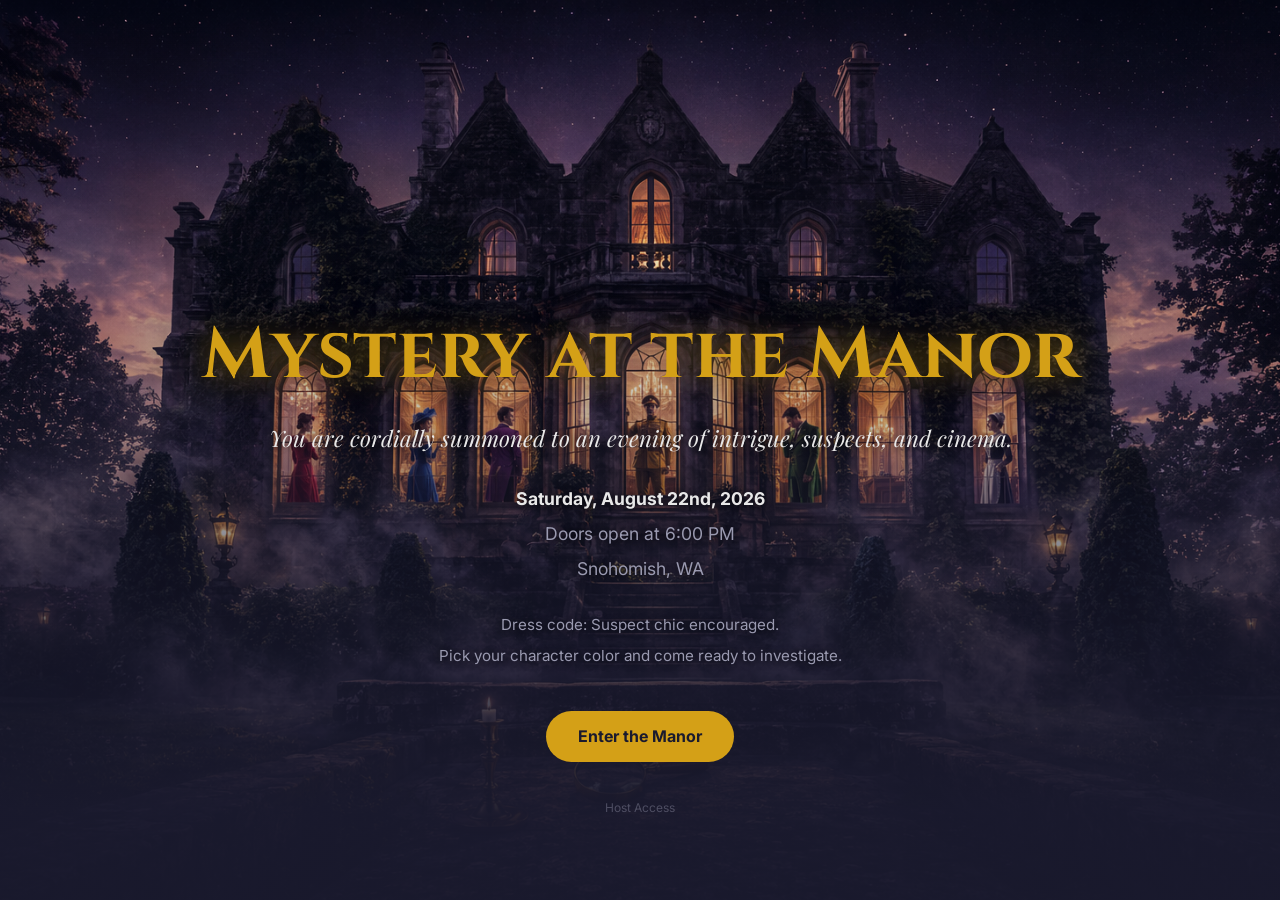
<file: index.html>
<!DOCTYPE html>
<html lang="en">
<head>
  <meta charset="UTF-8">
  <meta name="viewport" content="width=device-width, initial-scale=1.0">
  <title>Mystery at the Manor</title>
  <link rel="stylesheet" href="styles.css">
  <style>
    .invite-hero {
      min-height: 100vh;
      display: flex;
      flex-direction: column;
      align-items: center;
      justify-content: flex-end;
      text-align: center;
      padding: 2rem;
      position: relative;
      overflow: hidden;
    }

    .invite-bg {
      position: absolute;
      top: 0;
      left: 0;
      width: 100%;
      height: 100%;
      object-fit: cover;
      object-position: center;
      z-index: 0;
    }

    .invite-overlay {
      position: absolute;
      top: 0;
      left: 0;
      width: 100%;
      height: 100%;
      background: linear-gradient(
        to bottom,
        rgba(26, 26, 46, 0) 0%,
        rgba(26, 26, 46, 0.1) 40%,
        rgba(26, 26, 46, 0.7) 70%,
        rgba(26, 26, 46, 0.95) 90%
      );
      z-index: 1;
    }

    .invite-content {
      position: relative;
      z-index: 2;
      padding-bottom: 3rem;
    }

    .invite-content h1 {
      font-family: 'Cinzel', serif;
      font-size: clamp(2.5rem, 7vw, 4.5rem);
      color: var(--accent);
      text-shadow: 0 2px 30px rgba(212, 160, 23, 0.5), 0 0 60px rgba(0,0,0,0.8);
      margin-bottom: 0.5rem;
    }

    .invite-content .invite-tagline {
      font-family: 'Playfair Display', serif;
      font-size: clamp(1rem, 3vw, 1.4rem);
      color: var(--text);
      font-style: italic;
      margin-bottom: 1.5rem;
      text-shadow: 0 1px 10px rgba(0,0,0,0.8);
    }

    .invite-content .invite-details {
      font-size: 1.1rem;
      color: var(--text-muted);
      line-height: 2;
      text-shadow: 0 1px 8px rgba(0,0,0,0.8);
    }

    .invite-content .invite-details strong {
      color: var(--text);
    }

    @keyframes fadeUp {
      from { opacity: 0; transform: translateY(20px); }
      to { opacity: 1; transform: translateY(0); }
    }

    .invite-content > * {
      animation: fadeUp 0.8s ease-out both;
    }
    .invite-content > *:nth-child(2) { animation-delay: 0.2s; }
    .invite-content > *:nth-child(3) { animation-delay: 0.4s; }
    .invite-content > *:nth-child(4) { animation-delay: 0.6s; }
  </style>
</head>
<body>
  <div class="invite-hero">
    <img src="assets/invitation-hero.png" alt="A mysterious Victorian manor at twilight with colorful silhouettes of dinner party guests visible through illuminated windows" class="invite-bg">
    <div class="invite-overlay"></div>
    <div class="invite-content">
      <h1>Mystery at the Manor</h1>
      <p class="invite-tagline">You are cordially summoned to an evening of intrigue, suspects, and cinema.</p>
      <div class="invite-details">
        <p><strong>Saturday, August 22nd, 2026</strong></p>
        <p>Doors open at 6:00 PM</p>
        <p>Snohomish, WA</p>
        <p style="margin-top:1.5rem; font-size:0.95rem; color:var(--text-muted);">
          Dress code: Suspect chic encouraged.<br>
          Pick your character color and come ready to investigate.
        </p>
      </div>
      <a href="guest/index.html" class="invite-cta">Enter the Manor</a>
      <p style="margin-top:2rem;"><a href="event-hub.html" style="color:var(--text-muted); font-size:0.75rem; text-decoration:none; opacity:0.4;">Host Access</a></p>
    </div>
  </div>
</body>
</html>
</file>
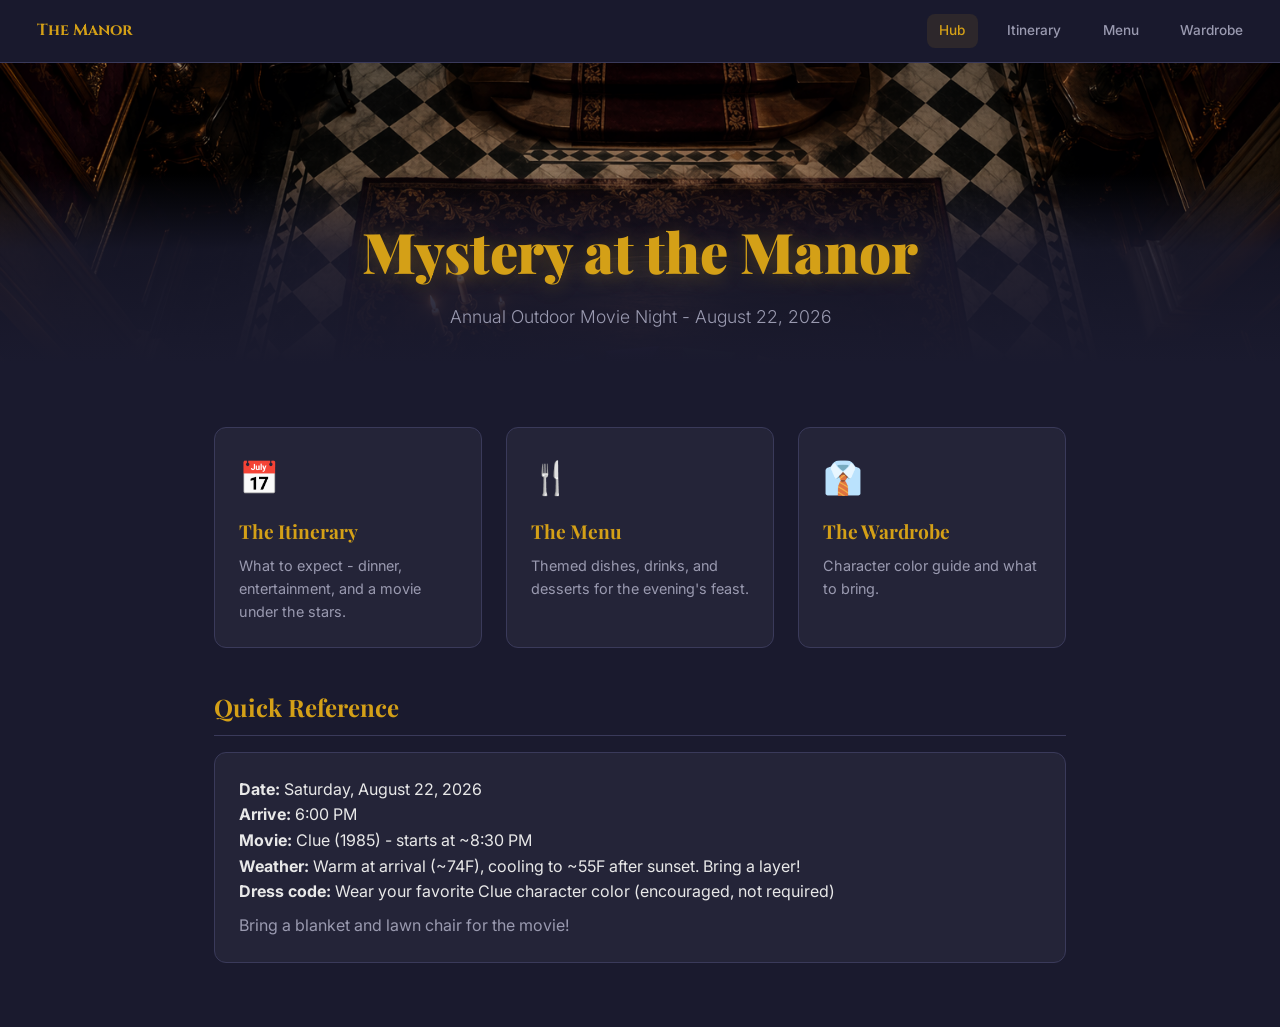
<file: guest/index.html>
<!DOCTYPE html>
<html lang="en">
<head>
  <meta charset="UTF-8">
  <meta name="viewport" content="width=device-width, initial-scale=1.0">
  <title>Mystery at the Manor - Guest Hub</title>
  <link rel="stylesheet" href="../styles.css">
</head>
<body>
  <nav class="top-nav">
    <a href="../index.html" class="nav-brand">The Manor</a>
    <a href="index.html" class="active">Hub</a>
    <a href="itinerary.html">Itinerary</a>
    <a href="menu.html">Menu</a>
    <a href="clothing.html">Wardrobe</a>
  </nav>

  <header class="page-header" style="position:relative; overflow:hidden; padding:0;">
    <img src="../assets/hub-header.png" alt="Ornate Victorian manor entrance hall" style="width:100%; height:300px; object-fit:cover; display:block;">
    <div style="position:absolute; bottom:0; left:0; right:0; padding:2rem 1.5rem; background:linear-gradient(to top, var(--bg) 0%, rgba(26,26,46,0.8) 60%, transparent 100%);">
      <h1>Mystery at the Manor</h1>
      <p class="subtitle">Annual Outdoor Movie Night - August 22, 2026</p>
    </div>
  </header>

  <div class="container">
    <div class="card-grid">
      <a href="itinerary.html" class="card">
        <div class="card-icon">&#128197;</div>
        <h3>The Itinerary</h3>
        <p>What to expect - dinner, entertainment, and a movie under the stars.</p>
      </a>

      <a href="menu.html" class="card">
        <div class="card-icon">&#127860;</div>
        <h3>The Menu</h3>
        <p>Themed dishes, drinks, and desserts for the evening's feast.</p>
      </a>

      <a href="clothing.html" class="card">
        <div class="card-icon">&#128084;</div>
        <h3>The Wardrobe</h3>
        <p>Character color guide and what to bring.</p>
      </a>
    </div>

    <h2 class="section-heading">Quick Reference</h2>
    <div class="day-card">
      <div class="day-body">
        <p><strong>Date:</strong> Saturday, August 22, 2026</p>
        <p><strong>Arrive:</strong> 6:00 PM</p>
        <p><strong>Movie:</strong> Clue (1985) - starts at ~8:30 PM</p>
        <p><strong>Weather:</strong> Warm at arrival (~74F), cooling to ~55F after sunset. Bring a layer!</p>
        <p><strong>Dress code:</strong> Wear your favorite Clue character color (encouraged, not required)</p>
        <p class="mt-1 text-muted">Bring a blanket and lawn chair for the movie!</p>
      </div>
    </div>
  </div>
</body>
</html>
</file>
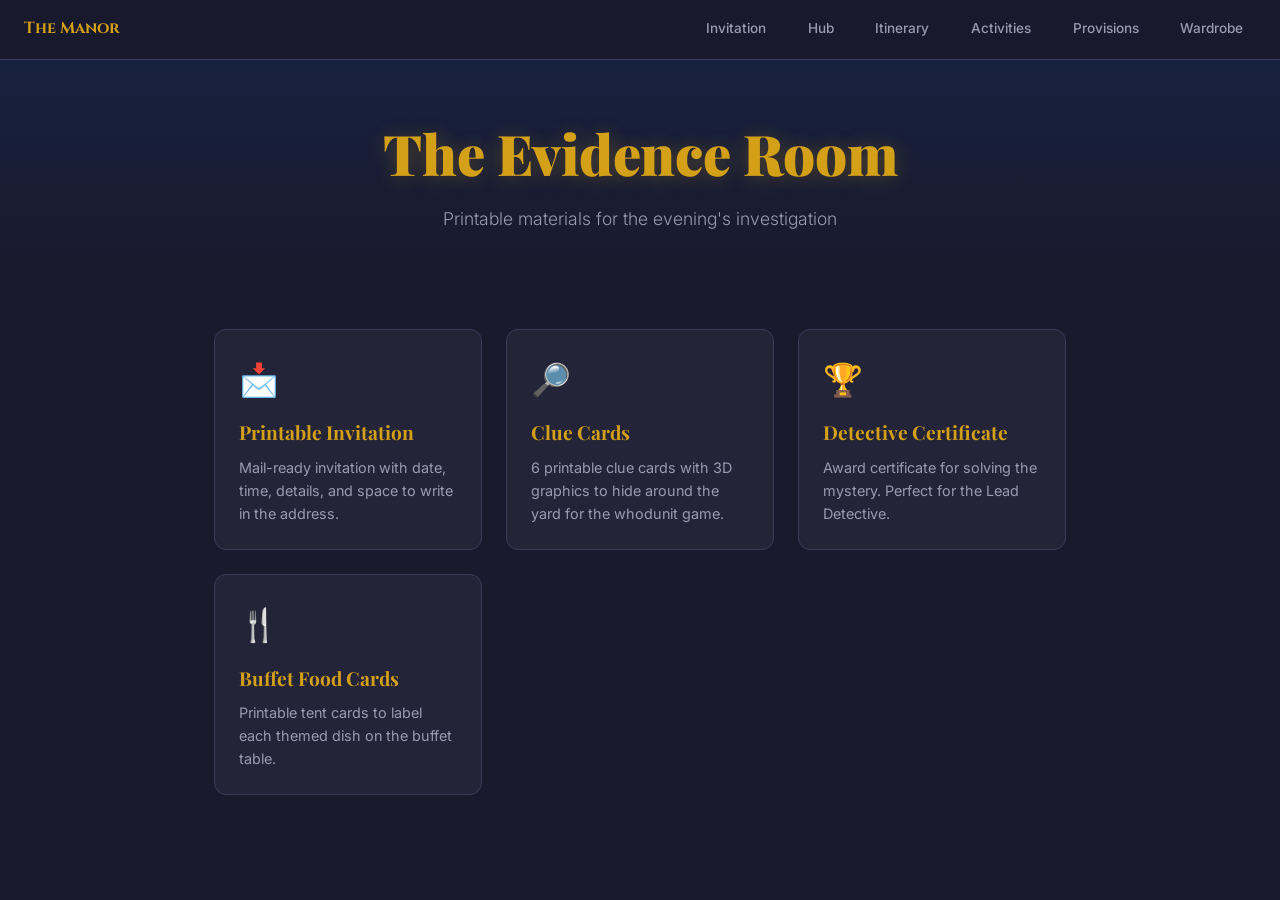
<file: printables/index.html>
<!DOCTYPE html>
<html lang="en">
<head>
  <meta charset="UTF-8">
  <meta name="viewport" content="width=device-width, initial-scale=1.0">
  <title>Evidence Room - Mystery at the Manor</title>
  <link rel="stylesheet" href="../styles.css">
</head>
<body>
  <nav class="top-nav">
    <span class="nav-brand">The Manor</span>
    <a href="../index.html">Invitation</a>
    <a href="../event-hub.html">Hub</a>
    <a href="../itinerary.html">Itinerary</a>
    <a href="../activities.html">Activities</a>
    <a href="../meals.html">Provisions</a>
    <a href="../clothing.html">Wardrobe</a>
  </nav>

  <header class="page-header">
    <h1>The Evidence Room</h1>
    <p class="subtitle">Printable materials for the evening's investigation</p>
  </header>

  <div class="container">
    <div class="card-grid">
      <a href="invitation.html" class="card">
        <div class="card-icon">&#128233;</div>
        <h3>Printable Invitation</h3>
        <p>Mail-ready invitation with date, time, details, and space to write in the address.</p>
      </a>

      <a href="clue-cards.html" class="card">
        <div class="card-icon">&#128270;</div>
        <h3>Clue Cards</h3>
        <p>6 printable clue cards with 3D graphics to hide around the yard for the whodunit game.</p>
      </a>

      <a href="certificate.html" class="card">
        <div class="card-icon">&#127942;</div>
        <h3>Detective Certificate</h3>
        <p>Award certificate for solving the mystery. Perfect for the Lead Detective.</p>
      </a>

      <a href="food-cards.html" class="card">
        <div class="card-icon">&#127860;</div>
        <h3>Buffet Food Cards</h3>
        <p>Printable tent cards to label each themed dish on the buffet table.</p>
      </a>
    </div>
  </div>
</body>
</html>
</file>
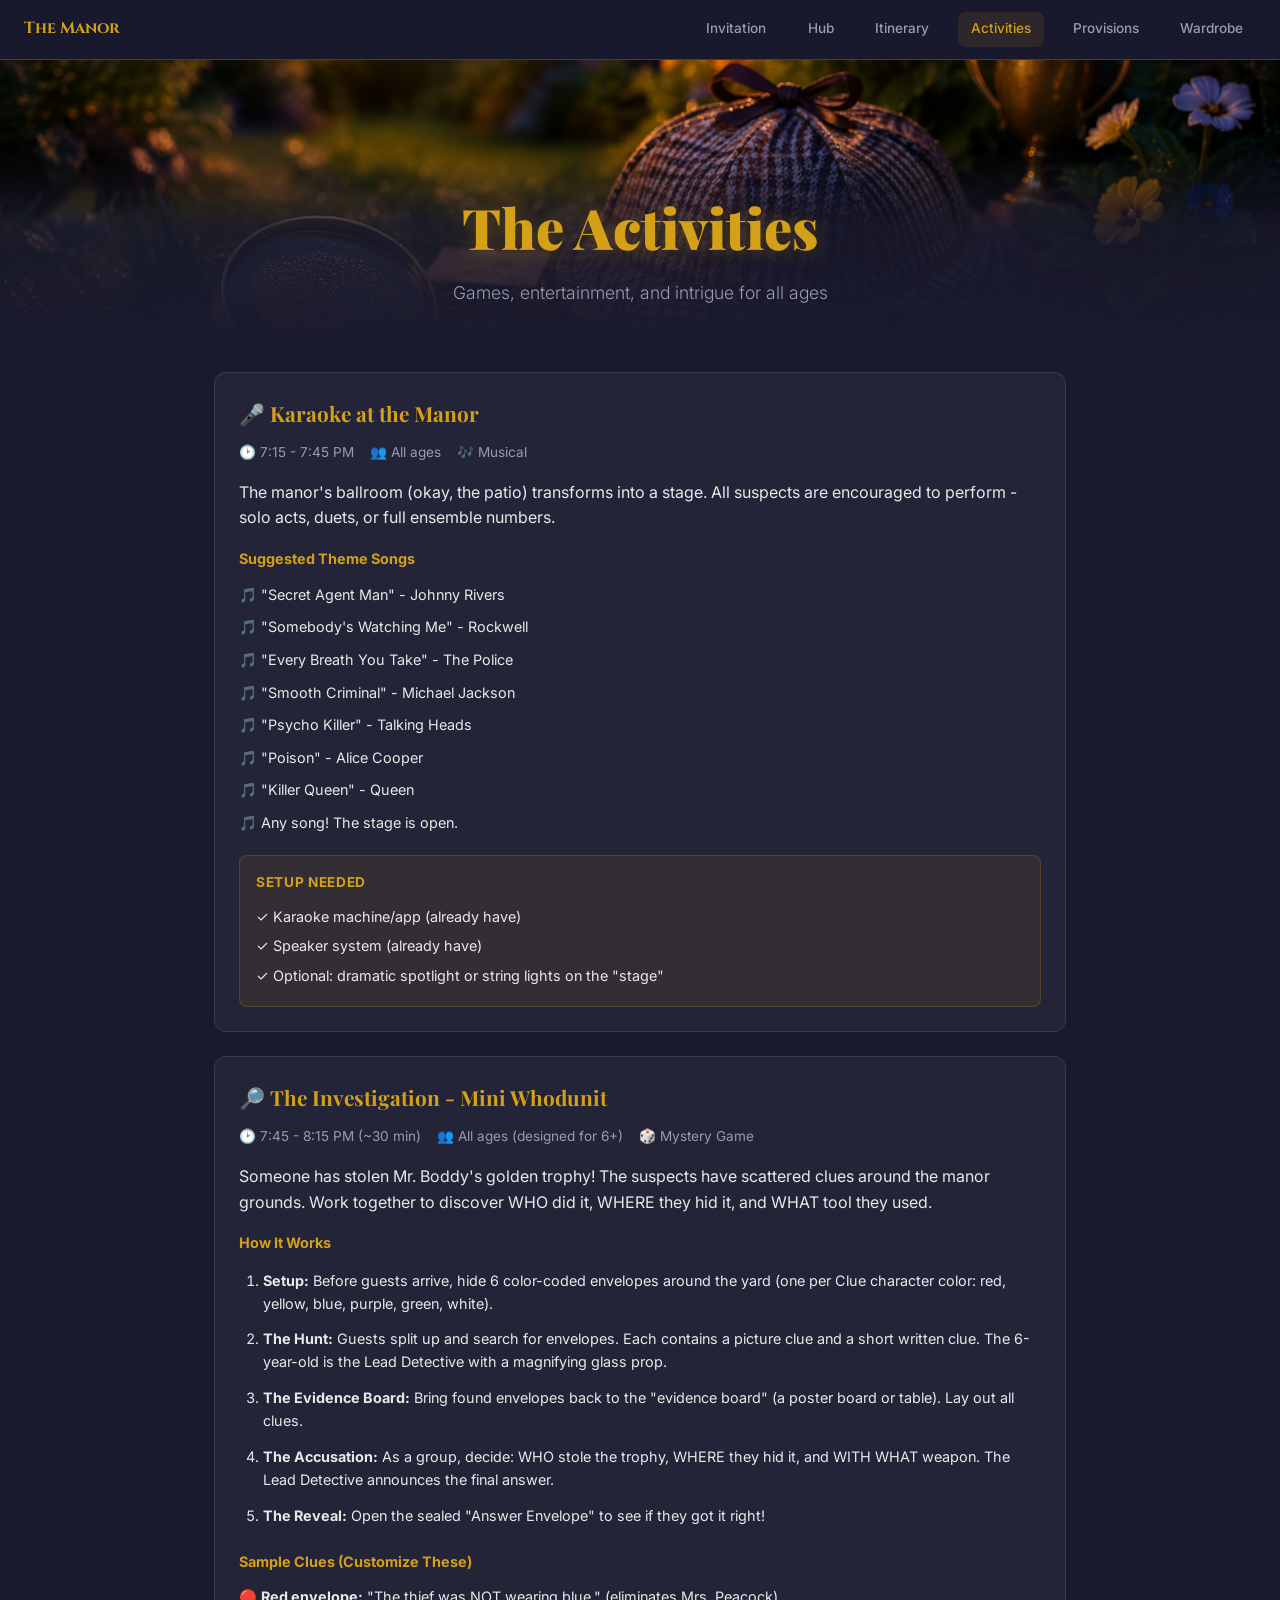
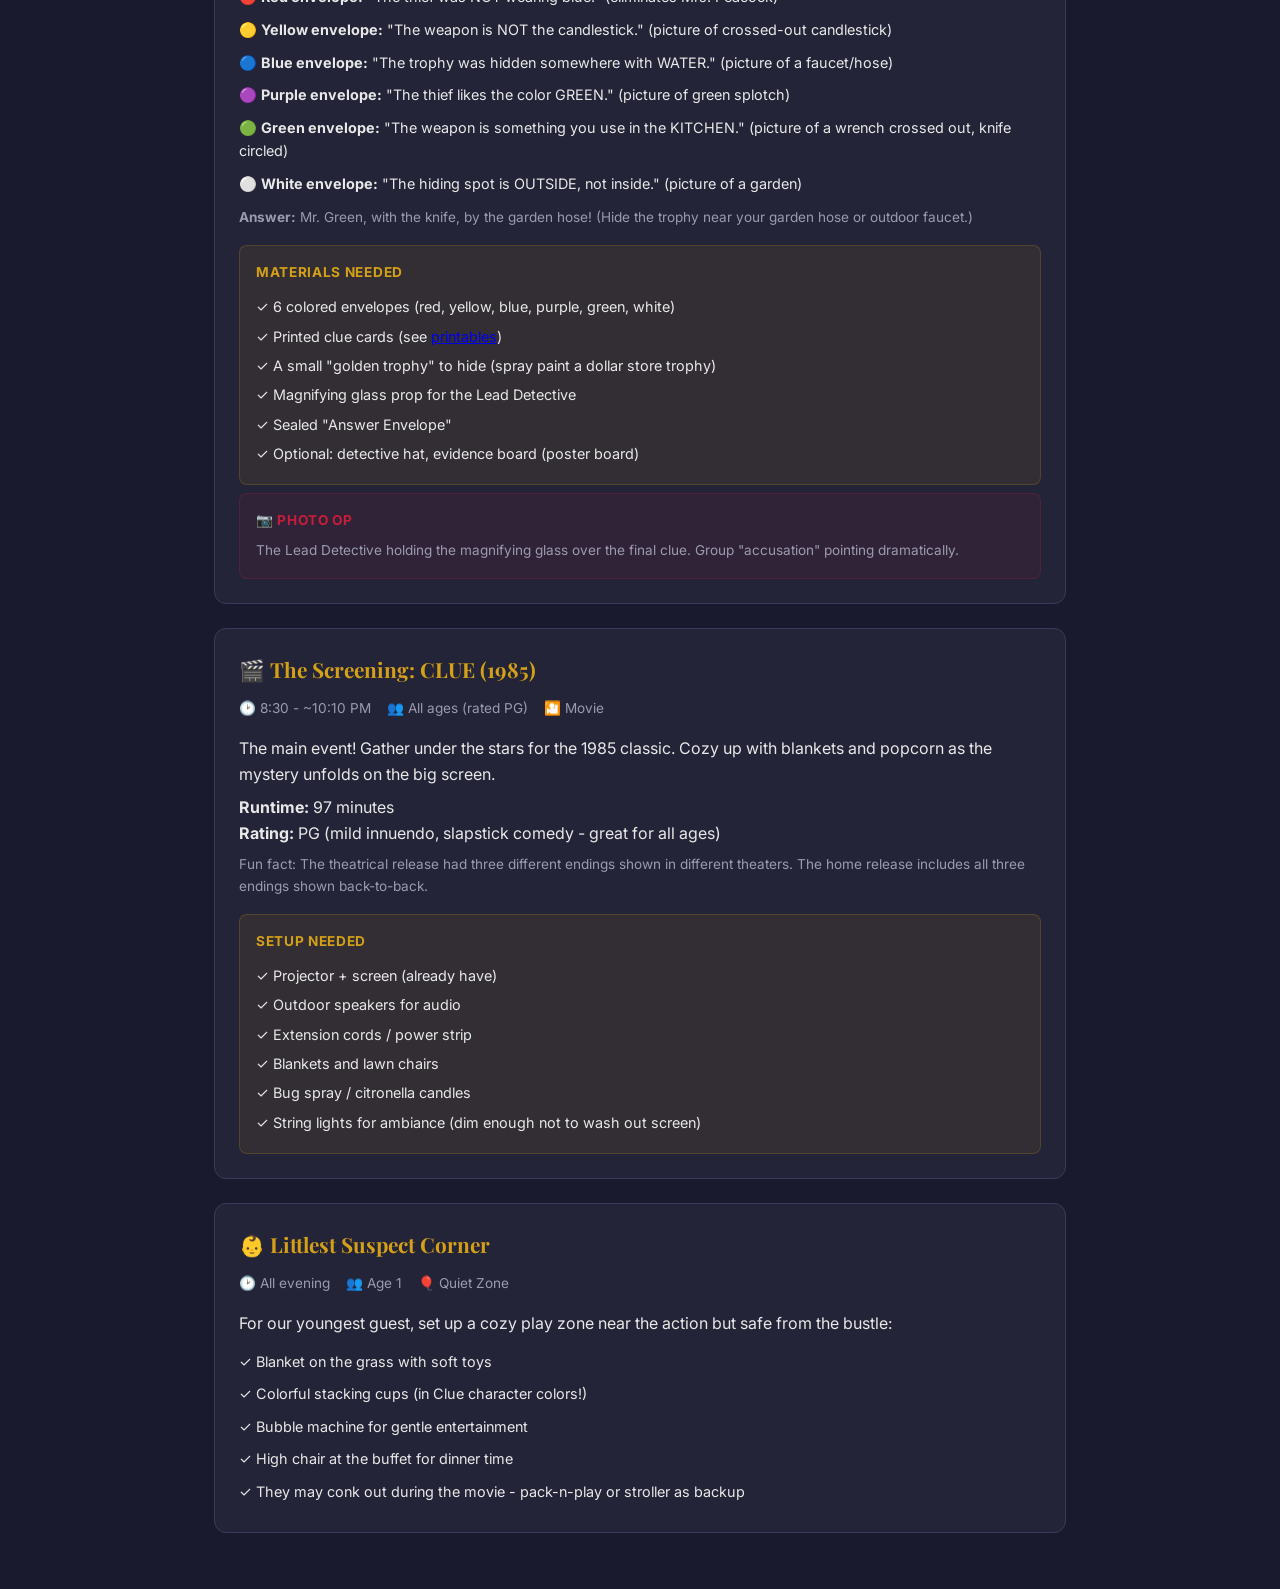
<file: activities.html>
<!DOCTYPE html>
<html lang="en">
<head>
  <meta charset="UTF-8">
  <meta name="viewport" content="width=device-width, initial-scale=1.0">
  <title>Activities - Mystery at the Manor</title>
  <link rel="stylesheet" href="styles.css">
</head>
<body>
  <nav class="top-nav">
    <span class="nav-brand">The Manor</span>
    <a href="index.html">Invitation</a>
    <a href="event-hub.html">Hub</a>
    <a href="itinerary.html">Itinerary</a>
    <a href="activities.html" class="active">Activities</a>
    <a href="meals.html">Provisions</a>
    <a href="clothing.html">Wardrobe</a>
  </nav>

  <header class="page-header" style="position:relative; overflow:hidden; padding:0;">
    <img src="assets/activities-header.png" alt="Magnifying glass and detective hat with clue cards on dewy grass at twilight" style="width:100%; height:280px; object-fit:cover; display:block;">
    <div style="position:absolute; bottom:0; left:0; right:0; padding:2rem 1.5rem; background:linear-gradient(to top, var(--bg) 0%, rgba(26,26,46,0.8) 60%, transparent 100%);">
      <h1>The Activities</h1>
      <p class="subtitle">Games, entertainment, and intrigue for all ages</p>
    </div>
  </header>

  <div class="container">

    <!-- KARAOKE -->
    <div class="activity-card">
      <h3>&#127908; Karaoke at the Manor</h3>
      <div class="activity-meta">
        <span>&#128337; 7:15 - 7:45 PM</span>
        <span>&#128101; All ages</span>
        <span>&#127926; Musical</span>
      </div>
      <p>The manor's ballroom (okay, the patio) transforms into a stage. All suspects are encouraged to perform - solo acts, duets, or full ensemble numbers.</p>

      <h4 class="mt-2 text-accent" style="font-size:0.9rem;">Suggested Theme Songs</h4>
      <ul style="list-style:none; padding:0; margin-top:0.5rem;">
        <li style="padding:0.3rem 0; font-size:0.9rem;">&#127925; "Secret Agent Man" - Johnny Rivers</li>
        <li style="padding:0.3rem 0; font-size:0.9rem;">&#127925; "Somebody's Watching Me" - Rockwell</li>
        <li style="padding:0.3rem 0; font-size:0.9rem;">&#127925; "Every Breath You Take" - The Police</li>
        <li style="padding:0.3rem 0; font-size:0.9rem;">&#127925; "Smooth Criminal" - Michael Jackson</li>
        <li style="padding:0.3rem 0; font-size:0.9rem;">&#127925; "Psycho Killer" - Talking Heads</li>
        <li style="padding:0.3rem 0; font-size:0.9rem;">&#127925; "Poison" - Alice Cooper</li>
        <li style="padding:0.3rem 0; font-size:0.9rem;">&#127925; "Killer Queen" - Queen</li>
        <li style="padding:0.3rem 0; font-size:0.9rem;">&#127925; Any song! The stage is open.</li>
      </ul>

      <div class="materials">
        <h4>Setup Needed</h4>
        <ul style="list-style:none; padding:0;">
          <li style="padding:0.2rem 0; font-size:0.9rem;">&#10003; Karaoke machine/app (already have)</li>
          <li style="padding:0.2rem 0; font-size:0.9rem;">&#10003; Speaker system (already have)</li>
          <li style="padding:0.2rem 0; font-size:0.9rem;">&#10003; Optional: dramatic spotlight or string lights on the "stage"</li>
        </ul>
      </div>
    </div>

    <!-- WHODUNIT GAME -->
    <div class="activity-card">
      <h3>&#128270; The Investigation - Mini Whodunit</h3>
      <div class="activity-meta">
        <span>&#128337; 7:45 - 8:15 PM (~30 min)</span>
        <span>&#128101; All ages (designed for 6+)</span>
        <span>&#127922; Mystery Game</span>
      </div>

      <p>Someone has stolen Mr. Boddy's golden trophy! The suspects have scattered clues around the manor grounds. Work together to discover WHO did it, WHERE they hid it, and WHAT tool they used.</p>

      <h4 class="mt-2 text-accent" style="font-size:0.9rem;">How It Works</h4>
      <ol style="padding-left:1.5rem; margin-top:0.5rem;">
        <li style="padding:0.4rem 0; font-size:0.9rem;"><strong>Setup:</strong> Before guests arrive, hide 6 color-coded envelopes around the yard (one per Clue character color: red, yellow, blue, purple, green, white).</li>
        <li style="padding:0.4rem 0; font-size:0.9rem;"><strong>The Hunt:</strong> Guests split up and search for envelopes. Each contains a picture clue and a short written clue. The 6-year-old is the Lead Detective with a magnifying glass prop.</li>
        <li style="padding:0.4rem 0; font-size:0.9rem;"><strong>The Evidence Board:</strong> Bring found envelopes back to the "evidence board" (a poster board or table). Lay out all clues.</li>
        <li style="padding:0.4rem 0; font-size:0.9rem;"><strong>The Accusation:</strong> As a group, decide: WHO stole the trophy, WHERE they hid it, and WITH WHAT weapon. The Lead Detective announces the final answer.</li>
        <li style="padding:0.4rem 0; font-size:0.9rem;"><strong>The Reveal:</strong> Open the sealed "Answer Envelope" to see if they got it right!</li>
      </ol>

      <h4 class="mt-2 text-accent" style="font-size:0.9rem;">Sample Clues (Customize These)</h4>
      <ul style="list-style:none; padding:0; margin-top:0.5rem;">
        <li style="padding:0.3rem 0; font-size:0.9rem;">&#128308; <strong>Red envelope:</strong> "The thief was NOT wearing blue." (eliminates Mrs. Peacock)</li>
        <li style="padding:0.3rem 0; font-size:0.9rem;">&#128993; <strong>Yellow envelope:</strong> "The weapon is NOT the candlestick." (picture of crossed-out candlestick)</li>
        <li style="padding:0.3rem 0; font-size:0.9rem;">&#128309; <strong>Blue envelope:</strong> "The trophy was hidden somewhere with WATER." (picture of a faucet/hose)</li>
        <li style="padding:0.3rem 0; font-size:0.9rem;">&#128995; <strong>Purple envelope:</strong> "The thief likes the color GREEN." (picture of green splotch)</li>
        <li style="padding:0.3rem 0; font-size:0.9rem;">&#128994; <strong>Green envelope:</strong> "The weapon is something you use in the KITCHEN." (picture of a wrench crossed out, knife circled)</li>
        <li style="padding:0.3rem 0; font-size:0.9rem;">&#9898; <strong>White envelope:</strong> "The hiding spot is OUTSIDE, not inside." (picture of a garden)</li>
      </ul>
      <p class="mt-1 text-muted" style="font-size:0.85rem;"><strong>Answer:</strong> Mr. Green, with the knife, by the garden hose! (Hide the trophy near your garden hose or outdoor faucet.)</p>

      <div class="materials">
        <h4>Materials Needed</h4>
        <ul style="list-style:none; padding:0;">
          <li style="padding:0.2rem 0; font-size:0.9rem;">&#10003; 6 colored envelopes (red, yellow, blue, purple, green, white)</li>
          <li style="padding:0.2rem 0; font-size:0.9rem;">&#10003; Printed clue cards (see <a href="printables/clue-cards.html">printables</a>)</li>
          <li style="padding:0.2rem 0; font-size:0.9rem;">&#10003; A small "golden trophy" to hide (spray paint a dollar store trophy)</li>
          <li style="padding:0.2rem 0; font-size:0.9rem;">&#10003; Magnifying glass prop for the Lead Detective</li>
          <li style="padding:0.2rem 0; font-size:0.9rem;">&#10003; Sealed "Answer Envelope"</li>
          <li style="padding:0.2rem 0; font-size:0.9rem;">&#10003; Optional: detective hat, evidence board (poster board)</li>
        </ul>
      </div>

      <div class="photo-ops mt-1">
        <h4>&#128247; Photo Op</h4>
        <p>The Lead Detective holding the magnifying glass over the final clue. Group "accusation" pointing dramatically.</p>
      </div>
    </div>

    <!-- MOVIE -->
    <div class="activity-card">
      <h3>&#127916; The Screening: CLUE (1985)</h3>
      <div class="activity-meta">
        <span>&#128337; 8:30 - ~10:10 PM</span>
        <span>&#128101; All ages (rated PG)</span>
        <span>&#127910; Movie</span>
      </div>
      <p>The main event! Gather under the stars for the 1985 classic. Cozy up with blankets and popcorn as the mystery unfolds on the big screen.</p>
      <p class="mt-1"><strong>Runtime:</strong> 97 minutes</p>
      <p><strong>Rating:</strong> PG (mild innuendo, slapstick comedy - great for all ages)</p>
      <p class="mt-1 text-muted" style="font-size:0.85rem;">Fun fact: The theatrical release had three different endings shown in different theaters. The home release includes all three endings shown back-to-back.</p>

      <div class="materials">
        <h4>Setup Needed</h4>
        <ul style="list-style:none; padding:0;">
          <li style="padding:0.2rem 0; font-size:0.9rem;">&#10003; Projector + screen (already have)</li>
          <li style="padding:0.2rem 0; font-size:0.9rem;">&#10003; Outdoor speakers for audio</li>
          <li style="padding:0.2rem 0; font-size:0.9rem;">&#10003; Extension cords / power strip</li>
          <li style="padding:0.2rem 0; font-size:0.9rem;">&#10003; Blankets and lawn chairs</li>
          <li style="padding:0.2rem 0; font-size:0.9rem;">&#10003; Bug spray / citronella candles</li>
          <li style="padding:0.2rem 0; font-size:0.9rem;">&#10003; String lights for ambiance (dim enough not to wash out screen)</li>
        </ul>
      </div>
    </div>

    <!-- TIPS FOR THE 1-YEAR-OLD -->
    <div class="activity-card">
      <h3>&#128118; Littlest Suspect Corner</h3>
      <div class="activity-meta">
        <span>&#128337; All evening</span>
        <span>&#128101; Age 1</span>
        <span>&#127880; Quiet Zone</span>
      </div>
      <p>For our youngest guest, set up a cozy play zone near the action but safe from the bustle:</p>
      <ul style="list-style:none; padding:0; margin-top:0.5rem;">
        <li style="padding:0.3rem 0; font-size:0.9rem;">&#10003; Blanket on the grass with soft toys</li>
        <li style="padding:0.3rem 0; font-size:0.9rem;">&#10003; Colorful stacking cups (in Clue character colors!)</li>
        <li style="padding:0.3rem 0; font-size:0.9rem;">&#10003; Bubble machine for gentle entertainment</li>
        <li style="padding:0.3rem 0; font-size:0.9rem;">&#10003; High chair at the buffet for dinner time</li>
        <li style="padding:0.3rem 0; font-size:0.9rem;">&#10003; They may conk out during the movie - pack-n-play or stroller as backup</li>
      </ul>
    </div>

  </div>
</body>
</html>
</file>
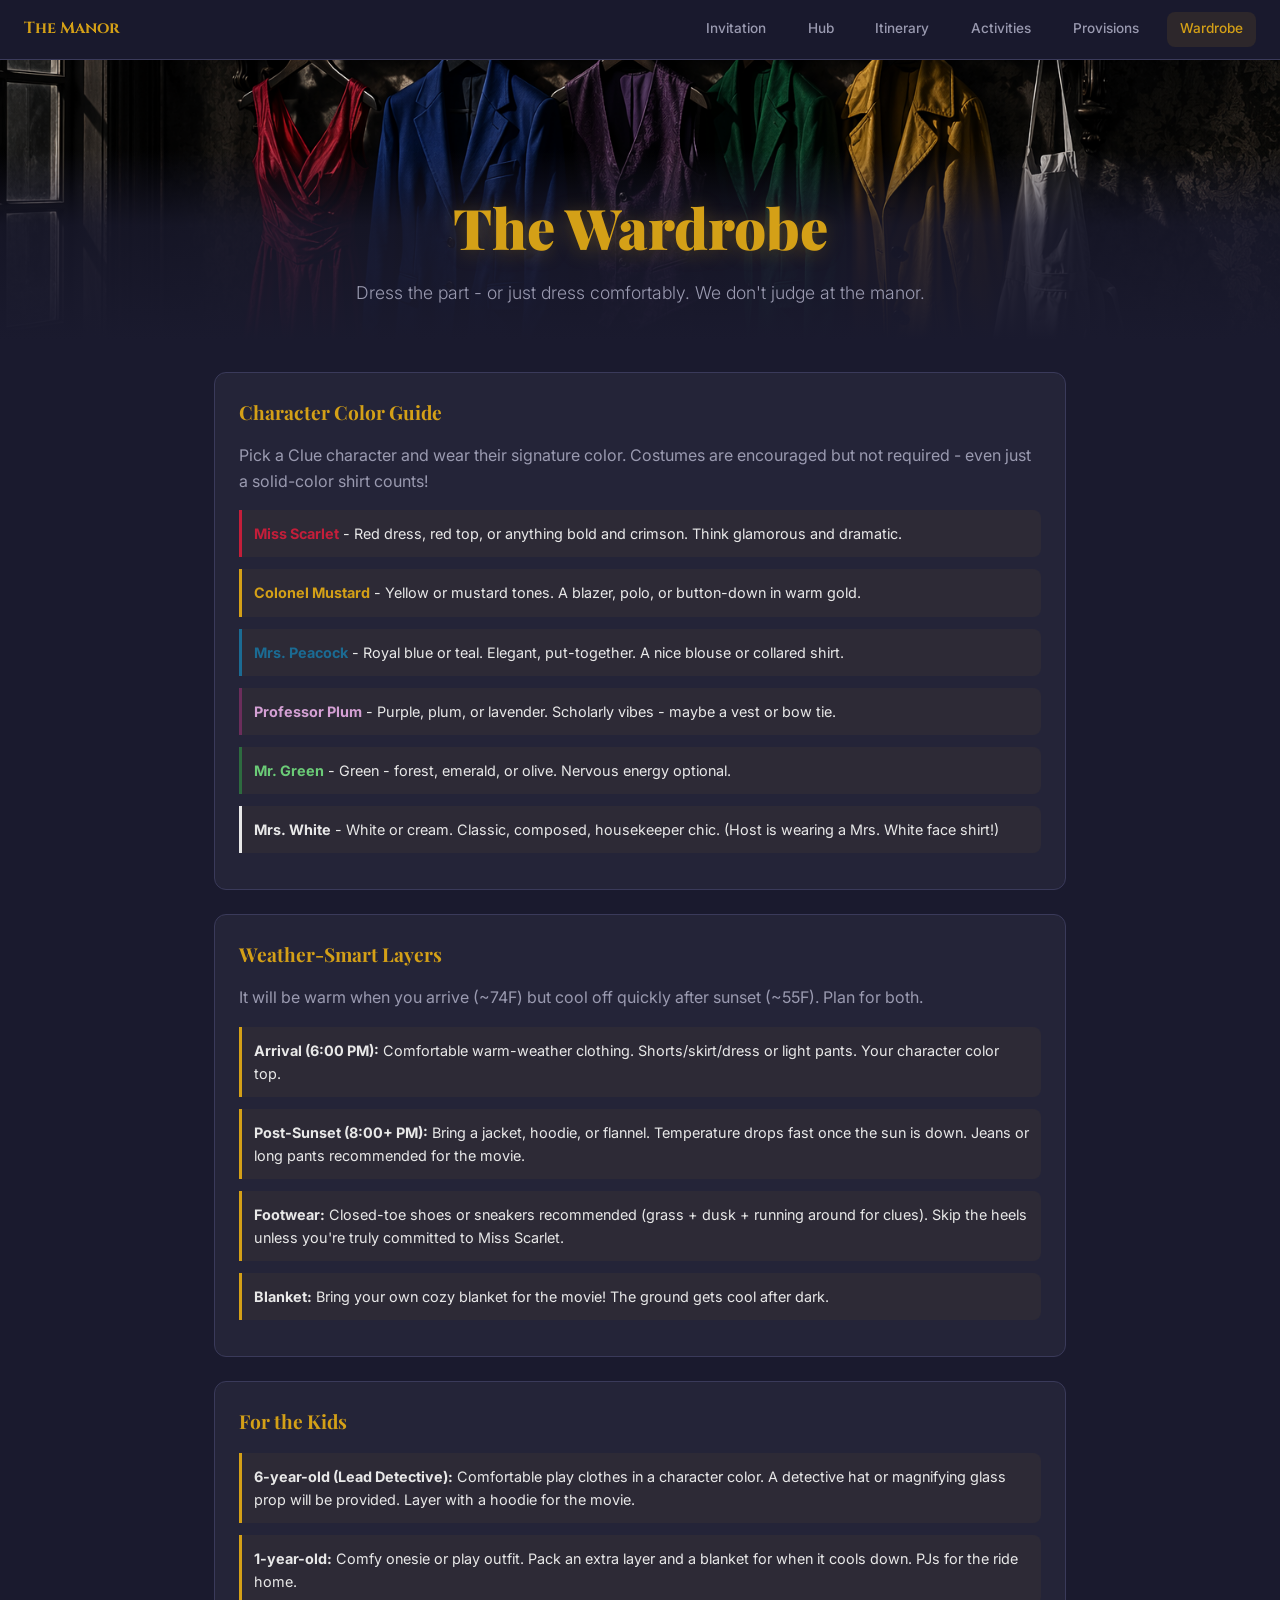
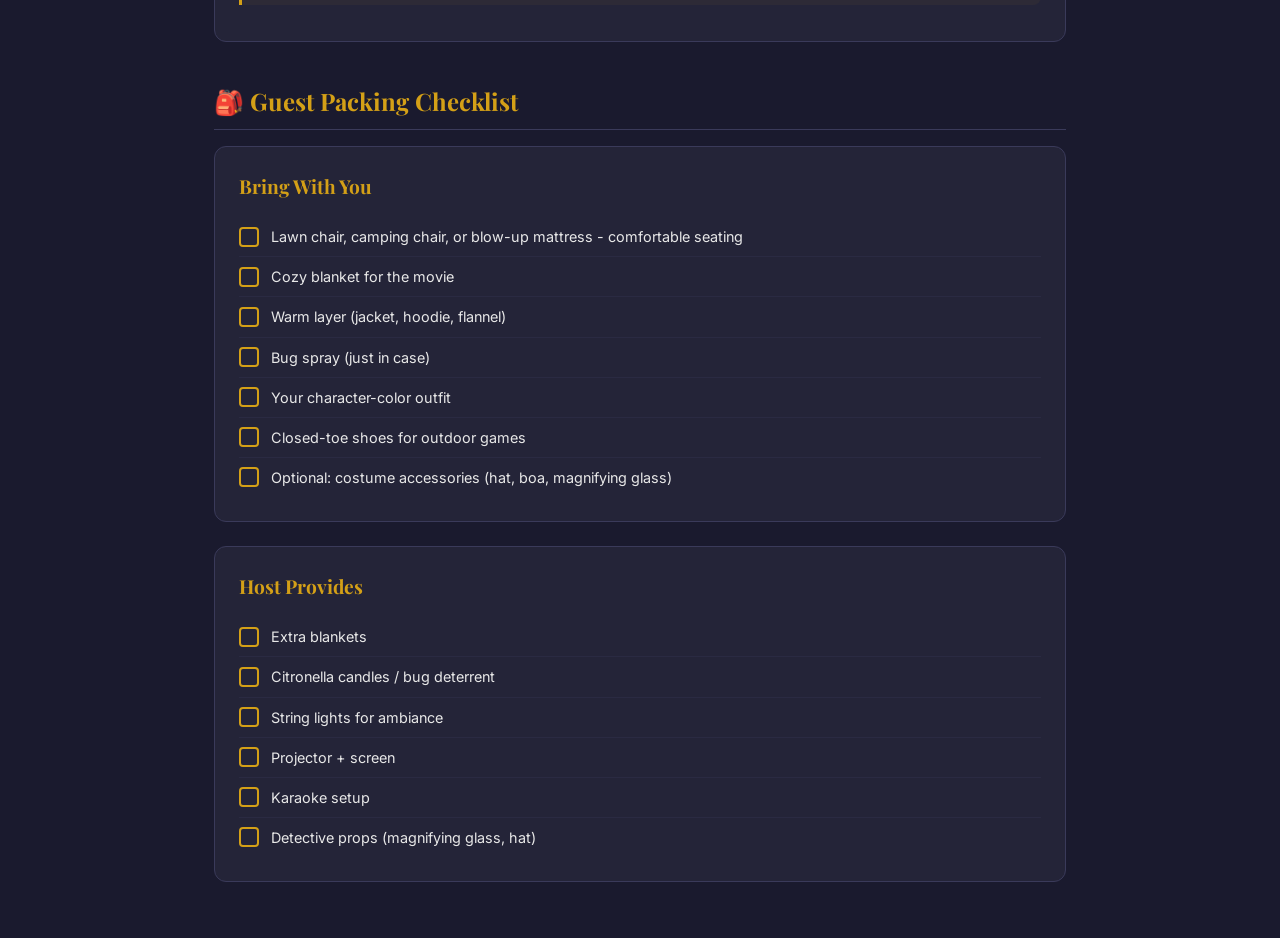
<file: clothing.html>
<!DOCTYPE html>
<html lang="en">
<head>
  <meta charset="UTF-8">
  <meta name="viewport" content="width=device-width, initial-scale=1.0">
  <title>Wardrobe - Mystery at the Manor</title>
  <link rel="stylesheet" href="styles.css">
</head>
<body>
  <nav class="top-nav">
    <span class="nav-brand">The Manor</span>
    <a href="index.html">Invitation</a>
    <a href="event-hub.html">Hub</a>
    <a href="itinerary.html">Itinerary</a>
    <a href="activities.html">Activities</a>
    <a href="meals.html">Provisions</a>
    <a href="clothing.html" class="active">Wardrobe</a>
  </nav>

  <header class="page-header" style="position:relative; overflow:hidden; padding:0;">
    <img src="assets/clothing-header.png" alt="Six garment silhouettes in Clue character colors on a Victorian coat rack" style="width:100%; height:280px; object-fit:cover; display:block;">
    <div style="position:absolute; bottom:0; left:0; right:0; padding:2rem 1.5rem; background:linear-gradient(to top, var(--bg) 0%, rgba(26,26,46,0.8) 60%, transparent 100%);">
      <h1>The Wardrobe</h1>
      <p class="subtitle">Dress the part - or just dress comfortably. We don't judge at the manor.</p>
    </div>
  </header>

  <div class="container">

    <div class="clothing-card">
      <h3>Character Color Guide</h3>
      <p class="text-muted mb-2">Pick a Clue character and wear their signature color. Costumes are encouraged but not required - even just a solid-color shirt counts!</p>

      <div class="outfit-suggestion" style="border-left-color: #C41E3A;">
        <strong style="color:#C41E3A;">Miss Scarlet</strong> - Red dress, red top, or anything bold and crimson. Think glamorous and dramatic.
      </div>
      <div class="outfit-suggestion" style="border-left-color: #D4A017;">
        <strong style="color:#D4A017;">Colonel Mustard</strong> - Yellow or mustard tones. A blazer, polo, or button-down in warm gold.
      </div>
      <div class="outfit-suggestion" style="border-left-color: #1B6B93;">
        <strong style="color:#1B6B93;">Mrs. Peacock</strong> - Royal blue or teal. Elegant, put-together. A nice blouse or collared shirt.
      </div>
      <div class="outfit-suggestion" style="border-left-color: #6B2D5B;">
        <strong style="color:#D4A0D4;">Professor Plum</strong> - Purple, plum, or lavender. Scholarly vibes - maybe a vest or bow tie.
      </div>
      <div class="outfit-suggestion" style="border-left-color: #2D6B3F;">
        <strong style="color:#6BCB77;">Mr. Green</strong> - Green - forest, emerald, or olive. Nervous energy optional.
      </div>
      <div class="outfit-suggestion" style="border-left-color: #E8E8E8;">
        <strong>Mrs. White</strong> - White or cream. Classic, composed, housekeeper chic. (Host is wearing a Mrs. White face shirt!)
      </div>
    </div>

    <div class="clothing-card">
      <h3>Weather-Smart Layers</h3>
      <p class="text-muted mb-2">It will be warm when you arrive (~74F) but cool off quickly after sunset (~55F). Plan for both.</p>

      <div class="outfit-suggestion">
        <strong>Arrival (6:00 PM):</strong> Comfortable warm-weather clothing. Shorts/skirt/dress or light pants. Your character color top.
      </div>
      <div class="outfit-suggestion">
        <strong>Post-Sunset (8:00+ PM):</strong> Bring a jacket, hoodie, or flannel. Temperature drops fast once the sun is down. Jeans or long pants recommended for the movie.
      </div>
      <div class="outfit-suggestion">
        <strong>Footwear:</strong> Closed-toe shoes or sneakers recommended (grass + dusk + running around for clues). Skip the heels unless you're truly committed to Miss Scarlet.
      </div>
      <div class="outfit-suggestion">
        <strong>Blanket:</strong> Bring your own cozy blanket for the movie! The ground gets cool after dark.
      </div>
    </div>

    <div class="clothing-card">
      <h3>For the Kids</h3>
      <div class="outfit-suggestion">
        <strong>6-year-old (Lead Detective):</strong> Comfortable play clothes in a character color. A detective hat or magnifying glass prop will be provided. Layer with a hoodie for the movie.
      </div>
      <div class="outfit-suggestion">
        <strong>1-year-old:</strong> Comfy onesie or play outfit. Pack an extra layer and a blanket for when it cools down. PJs for the ride home.
      </div>
    </div>

    <!-- PACKING CHECKLIST -->
    <h2 class="section-heading">&#127890; Guest Packing Checklist</h2>
    <div class="grocery-section">
      <h3>Bring With You</h3>
      <div class="checkbox-item">
        <input type="checkbox" id="pack-1"><label for="pack-1">Lawn chair, camping chair, or blow-up mattress - comfortable seating</label>
      </div>
      <div class="checkbox-item">
        <input type="checkbox" id="pack-2"><label for="pack-2">Cozy blanket for the movie</label>
      </div>
      <div class="checkbox-item">
        <input type="checkbox" id="pack-3"><label for="pack-3">Warm layer (jacket, hoodie, flannel)</label>
      </div>
      <div class="checkbox-item">
        <input type="checkbox" id="pack-4"><label for="pack-4">Bug spray (just in case)</label>
      </div>
      <div class="checkbox-item">
        <input type="checkbox" id="pack-5"><label for="pack-5">Your character-color outfit</label>
      </div>
      <div class="checkbox-item">
        <input type="checkbox" id="pack-6"><label for="pack-6">Closed-toe shoes for outdoor games</label>
      </div>
      <div class="checkbox-item">
        <input type="checkbox" id="pack-7"><label for="pack-7">Optional: costume accessories (hat, boa, magnifying glass)</label>
      </div>
    </div>

    <div class="grocery-section">
      <h3>Host Provides</h3>
      <div class="checkbox-item">
        <input type="checkbox" id="host-1"><label for="host-1">Extra blankets</label>
      </div>
      <div class="checkbox-item">
        <input type="checkbox" id="host-2"><label for="host-2">Citronella candles / bug deterrent</label>
      </div>
      <div class="checkbox-item">
        <input type="checkbox" id="host-3"><label for="host-3">String lights for ambiance</label>
      </div>
      <div class="checkbox-item">
        <input type="checkbox" id="host-4"><label for="host-4">Projector + screen</label>
      </div>
      <div class="checkbox-item">
        <input type="checkbox" id="host-5"><label for="host-5">Karaoke setup</label>
      </div>
      <div class="checkbox-item">
        <input type="checkbox" id="host-6"><label for="host-6">Detective props (magnifying glass, hat)</label>
      </div>
    </div>
  </div>

  <script>
    // Checkbox persistence for packing list
    document.addEventListener('DOMContentLoaded', () => {
      const data = JSON.parse(localStorage.getItem('packingChecks') || '{}');
      Object.keys(data).forEach(id => {
        const el = document.getElementById(id);
        if (el) el.checked = data[id];
      });

      document.addEventListener('change', (e) => {
        if (e.target.type === 'checkbox') {
          const d = JSON.parse(localStorage.getItem('packingChecks') || '{}');
          d[e.target.id] = e.target.checked;
          localStorage.setItem('packingChecks', JSON.stringify(d));
        }
      });
    });
  </script>
</body>
</html>
</file>
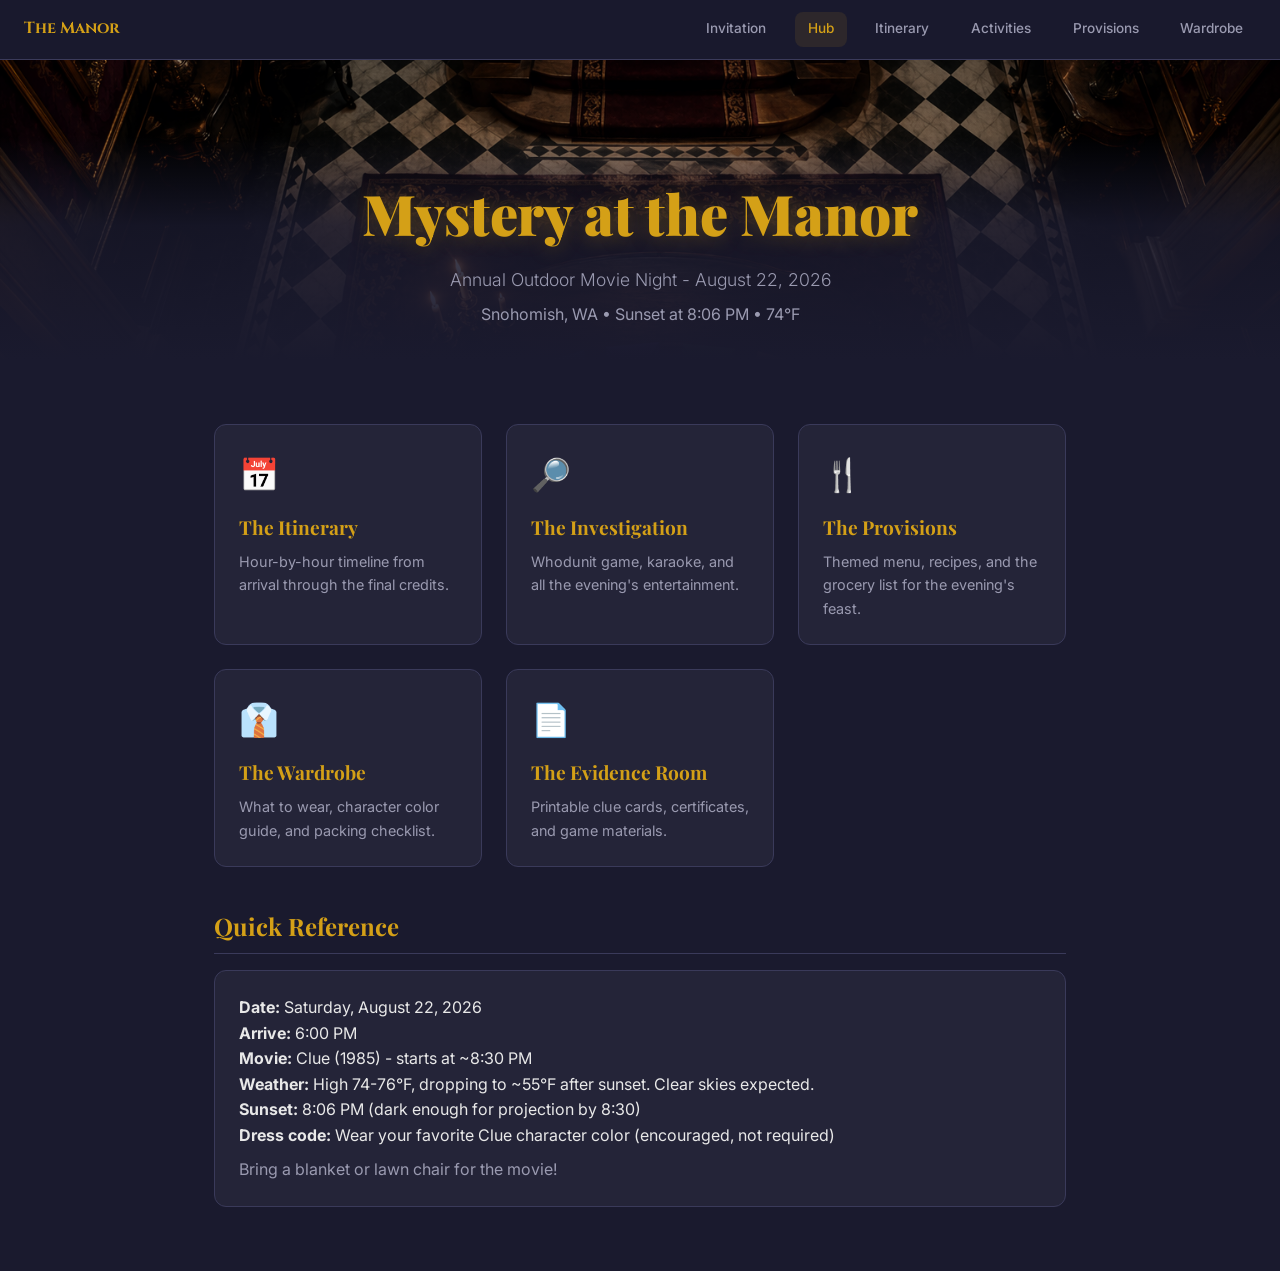
<file: event-hub.html>
<!DOCTYPE html>
<html lang="en">
<head>
  <meta charset="UTF-8">
  <meta name="viewport" content="width=device-width, initial-scale=1.0">
  <title>Mission Hub - Mystery at the Manor</title>
  <link rel="stylesheet" href="styles.css">
</head>
<body>
  <nav class="top-nav">
    <span class="nav-brand">The Manor</span>
    <a href="index.html">Invitation</a>
    <a href="event-hub.html" class="active">Hub</a>
    <a href="itinerary.html">Itinerary</a>
    <a href="activities.html">Activities</a>
    <a href="meals.html">Provisions</a>
    <a href="clothing.html">Wardrobe</a>
  </nav>

  <header class="page-header" style="position:relative; overflow:hidden; padding:0;">
    <img src="assets/hub-header.png" alt="Ornate Victorian manor entrance hall with checkered floor and colored envelopes" style="width:100%; height:300px; object-fit:cover; display:block;">
    <div style="position:absolute; bottom:0; left:0; right:0; padding:2rem 1.5rem; background:linear-gradient(to top, var(--bg) 0%, rgba(26,26,46,0.8) 60%, transparent 100%);">
      <h1>Mystery at the Manor</h1>
      <p class="subtitle">Annual Outdoor Movie Night - August 22, 2026</p>
      <p class="text-muted mt-1">Snohomish, WA &bull; Sunset at 8:06 PM &bull; 74&deg;F</p>
    </div>
  </header>

  <div class="container">
    <div class="card-grid">
      <a href="itinerary.html" class="card">
        <div class="card-icon">&#128197;</div>
        <h3>The Itinerary</h3>
        <p>Hour-by-hour timeline from arrival through the final credits.</p>
      </a>

      <a href="activities.html" class="card">
        <div class="card-icon">&#128270;</div>
        <h3>The Investigation</h3>
        <p>Whodunit game, karaoke, and all the evening's entertainment.</p>
      </a>

      <a href="meals.html" class="card">
        <div class="card-icon">&#127860;</div>
        <h3>The Provisions</h3>
        <p>Themed menu, recipes, and the grocery list for the evening's feast.</p>
      </a>

      <a href="clothing.html" class="card">
        <div class="card-icon">&#128084;</div>
        <h3>The Wardrobe</h3>
        <p>What to wear, character color guide, and packing checklist.</p>
      </a>

      <a href="printables/index.html" class="card">
        <div class="card-icon">&#128196;</div>
        <h3>The Evidence Room</h3>
        <p>Printable clue cards, certificates, and game materials.</p>
      </a>
    </div>

    <h2 class="section-heading">Quick Reference</h2>
    <div class="day-card">
      <div class="day-body">
        <p><strong>Date:</strong> Saturday, August 22, 2026</p>
        <p><strong>Arrive:</strong> 6:00 PM</p>
        <p><strong>Movie:</strong> Clue (1985) - starts at ~8:30 PM</p>
        <p><strong>Weather:</strong> High 74-76&deg;F, dropping to ~55&deg;F after sunset. Clear skies expected.</p>
        <p><strong>Sunset:</strong> 8:06 PM (dark enough for projection by 8:30)</p>
        <p><strong>Dress code:</strong> Wear your favorite Clue character color (encouraged, not required)</p>
        <p class="mt-1 text-muted">Bring a blanket or lawn chair for the movie!</p>
      </div>
    </div>
  </div>
</body>
</html>
</file>
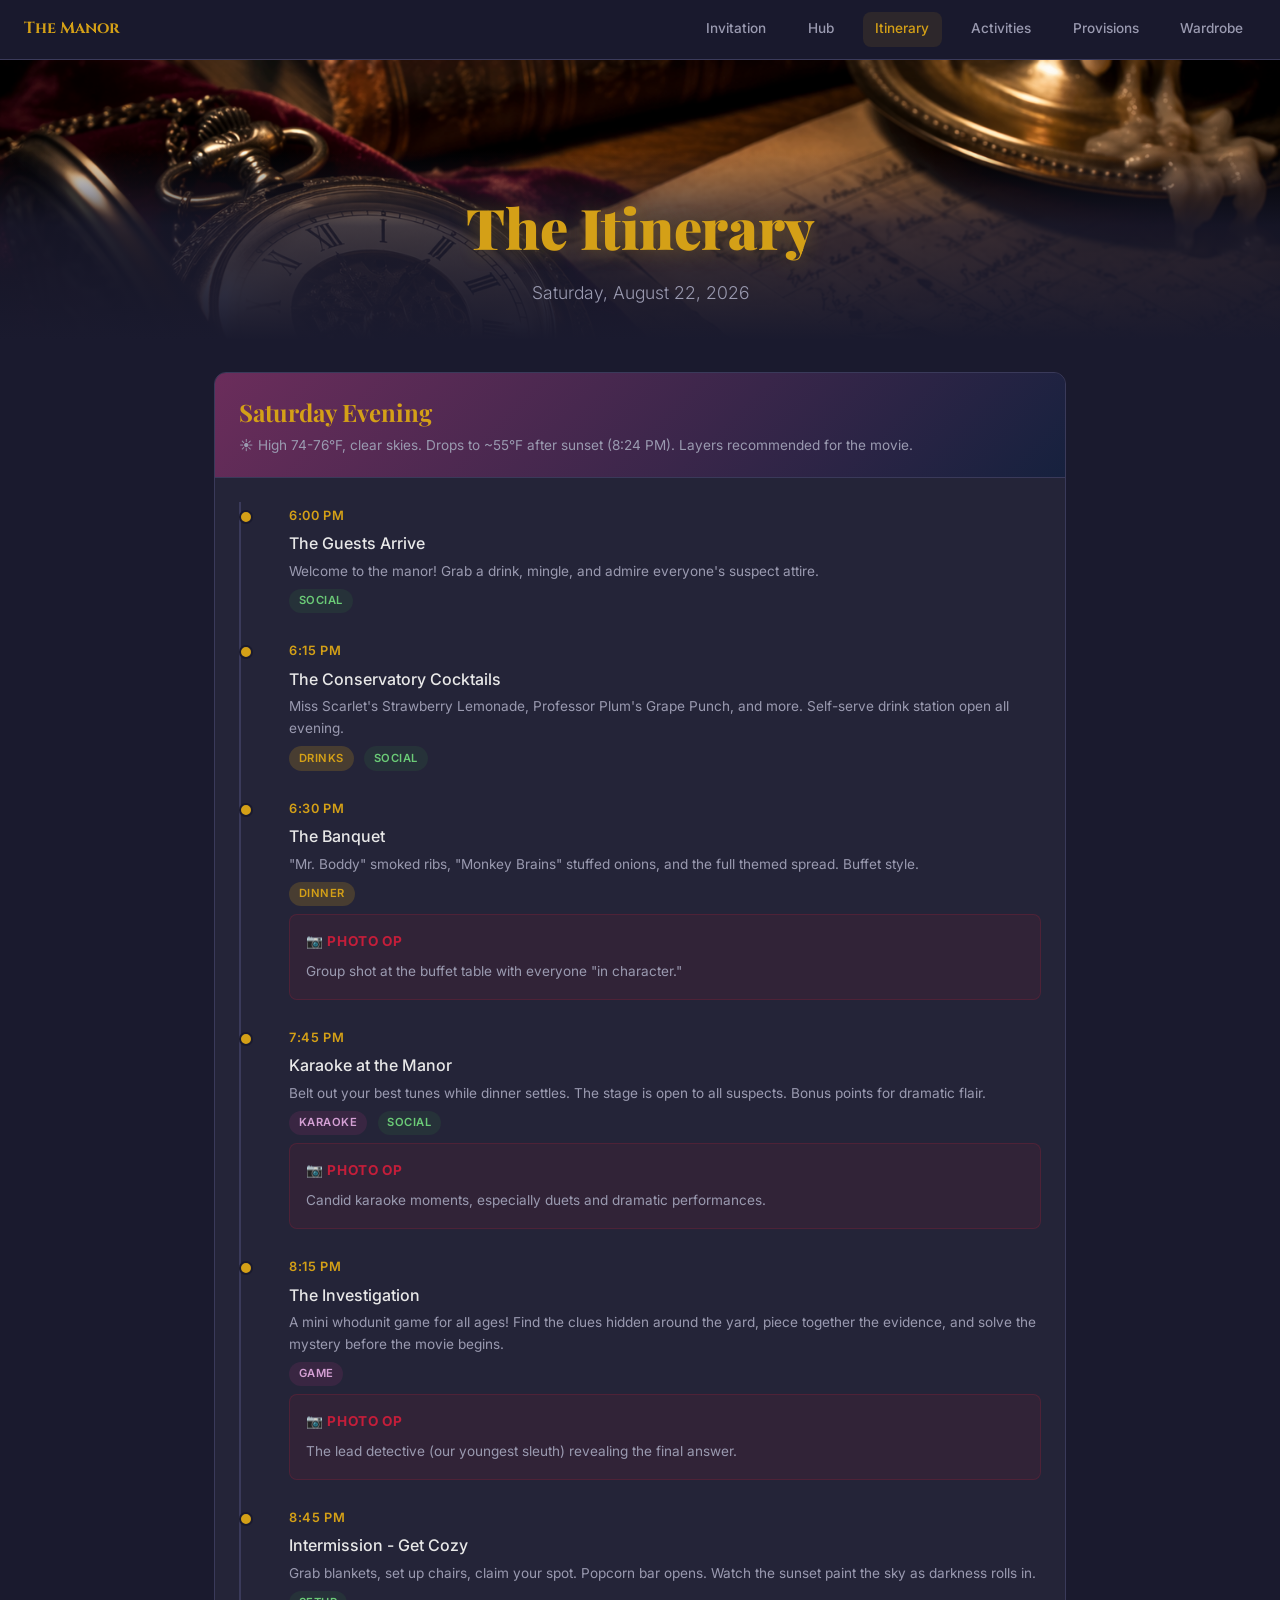
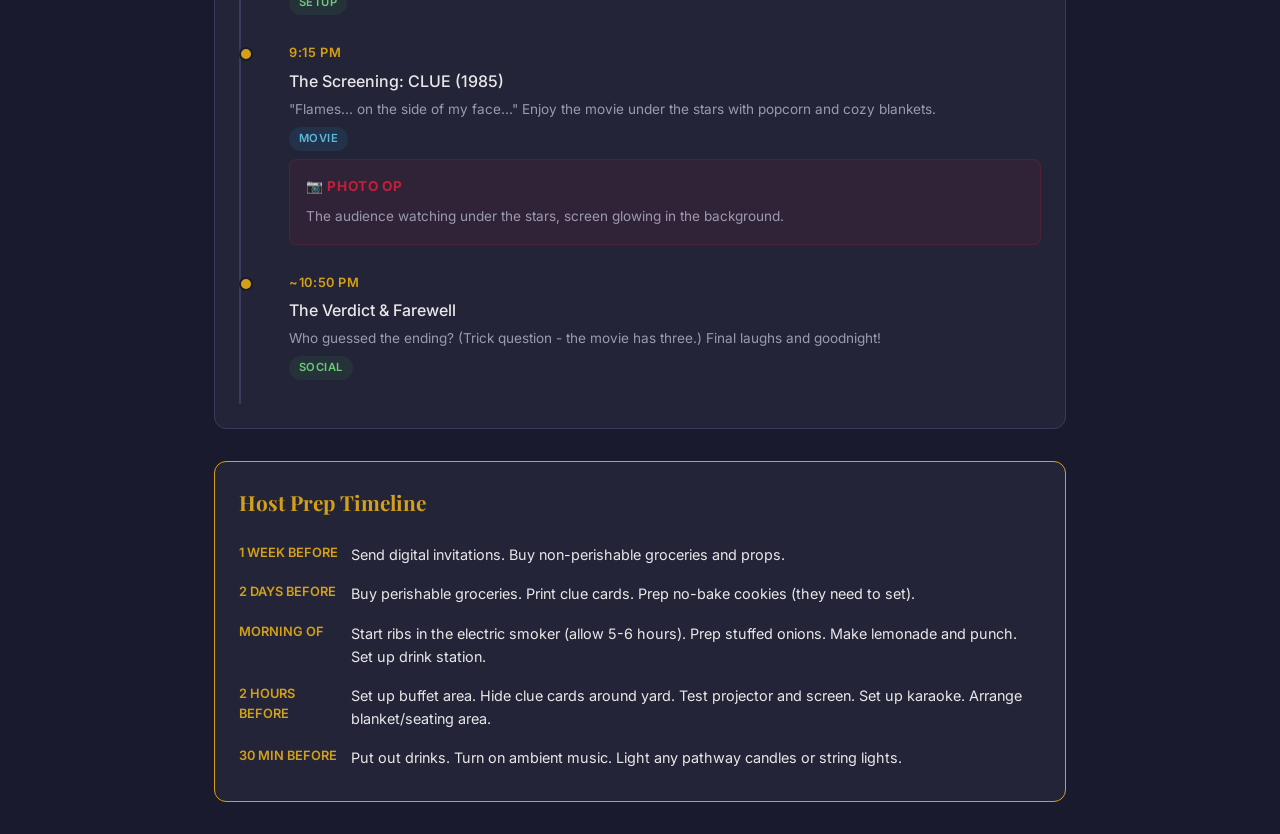
<file: itinerary.html>
<!DOCTYPE html>
<html lang="en">
<head>
  <meta charset="UTF-8">
  <meta name="viewport" content="width=device-width, initial-scale=1.0">
  <title>Itinerary - Mystery at the Manor</title>
  <link rel="stylesheet" href="styles.css">
</head>
<body>
  <nav class="top-nav">
    <span class="nav-brand">The Manor</span>
    <a href="index.html">Invitation</a>
    <a href="event-hub.html">Hub</a>
    <a href="itinerary.html" class="active">Itinerary</a>
    <a href="activities.html">Activities</a>
    <a href="meals.html">Provisions</a>
    <a href="clothing.html">Wardrobe</a>
  </nav>

  <header class="page-header" style="position:relative; overflow:hidden; padding:0;">
    <img src="assets/itinerary-header.png" alt="Antique pocket watch on velvet with handwritten schedule and candlestick" style="width:100%; height:280px; object-fit:cover; display:block;">
    <div style="position:absolute; bottom:0; left:0; right:0; padding:2rem 1.5rem; background:linear-gradient(to top, var(--bg) 0%, rgba(26,26,46,0.8) 60%, transparent 100%);">
      <h1>The Itinerary</h1>
      <p class="subtitle">Saturday, August 22, 2026</p>
    </div>
  </header>

  <div class="container">
    <div class="day-card">
      <div class="day-header">
        <h2>Saturday Evening</h2>
        <p class="weather-note">&#9728;&#65039; High 74-76&deg;F, clear skies. Drops to ~55&deg;F after sunset (8:24 PM). Layers recommended for the movie.</p>
      </div>
      <div class="day-body">
        <div class="timeline">

          <div class="timeline-item">
            <span class="time">6:00 PM</span>
            <p class="event">The Guests Arrive</p>
            <p class="event-detail">Welcome to the manor! Grab a drink, mingle, and admire everyone's suspect attire.</p>
            <span class="tag tag-social">Social</span>
          </div>

          <div class="timeline-item">
            <span class="time">6:15 PM</span>
            <p class="event">The Conservatory Cocktails</p>
            <p class="event-detail">Miss Scarlet's Strawberry Lemonade, Professor Plum's Grape Punch, and more. Self-serve drink station open all evening.</p>
            <span class="tag tag-meal">Drinks</span>
            <span class="tag tag-social">Social</span>
          </div>

          <div class="timeline-item">
            <span class="time">6:30 PM</span>
            <p class="event">The Banquet</p>
            <p class="event-detail">"Mr. Boddy" smoked ribs, "Monkey Brains" stuffed onions, and the full themed spread. Buffet style.</p>
            <span class="tag tag-meal">Dinner</span>
            <div class="photo-ops mt-1">
              <h4>&#128247; Photo Op</h4>
              <p>Group shot at the buffet table with everyone "in character."</p>
            </div>
          </div>

          <div class="timeline-item">
            <span class="time">7:45 PM</span>
            <p class="event">Karaoke at the Manor</p>
            <p class="event-detail">Belt out your best tunes while dinner settles. The stage is open to all suspects. Bonus points for dramatic flair.</p>
            <span class="tag tag-activity">Karaoke</span>
            <span class="tag tag-social">Social</span>
            <div class="photo-ops mt-1">
              <h4>&#128247; Photo Op</h4>
              <p>Candid karaoke moments, especially duets and dramatic performances.</p>
            </div>
          </div>

          <div class="timeline-item">
            <span class="time">8:15 PM</span>
            <p class="event">The Investigation</p>
            <p class="event-detail">A mini whodunit game for all ages! Find the clues hidden around the yard, piece together the evidence, and solve the mystery before the movie begins.</p>
            <span class="tag tag-activity">Game</span>
            <div class="photo-ops mt-1">
              <h4>&#128247; Photo Op</h4>
              <p>The lead detective (our youngest sleuth) revealing the final answer.</p>
            </div>
          </div>

          <div class="timeline-item">
            <span class="time">8:45 PM</span>
            <p class="event">Intermission - Get Cozy</p>
            <p class="event-detail">Grab blankets, set up chairs, claim your spot. Popcorn bar opens. Watch the sunset paint the sky as darkness rolls in.</p>
            <span class="tag tag-social">Setup</span>
          </div>

          <div class="timeline-item">
            <span class="time">9:15 PM</span>
            <p class="event">The Screening: CLUE (1985)</p>
            <p class="event-detail">"Flames... on the side of my face..." Enjoy the movie under the stars with popcorn and cozy blankets.</p>
            <span class="tag tag-movie">Movie</span>
            <div class="photo-ops mt-1">
              <h4>&#128247; Photo Op</h4>
              <p>The audience watching under the stars, screen glowing in the background.</p>
            </div>
          </div>

          <div class="timeline-item">
            <span class="time">~10:50 PM</span>
            <p class="event">The Verdict &amp; Farewell</p>
            <p class="event-detail">Who guessed the ending? (Trick question - the movie has three.) Final laughs and goodnight!</p>
            <span class="tag tag-social">Social</span>
          </div>

        </div>
      </div>
    </div>

    <div class="prep-kit">
      <h3>Host Prep Timeline</h3>
      <div class="prep-item">
        <span class="prep-when">1 Week Before</span>
        <span>Send digital invitations. Buy non-perishable groceries and props.</span>
      </div>
      <div class="prep-item">
        <span class="prep-when">2 Days Before</span>
        <span>Buy perishable groceries. Print clue cards. Prep no-bake cookies (they need to set).</span>
      </div>
      <div class="prep-item">
        <span class="prep-when">Morning Of</span>
        <span>Start ribs in the electric smoker (allow 5-6 hours). Prep stuffed onions. Make lemonade and punch. Set up drink station.</span>
      </div>
      <div class="prep-item">
        <span class="prep-when">2 Hours Before</span>
        <span>Set up buffet area. Hide clue cards around yard. Test projector and screen. Set up karaoke. Arrange blanket/seating area.</span>
      </div>
      <div class="prep-item">
        <span class="prep-when">30 Min Before</span>
        <span>Put out drinks. Turn on ambient music. Light any pathway candles or string lights.</span>
      </div>
    </div>
  </div>
</body>
</html>
</file>
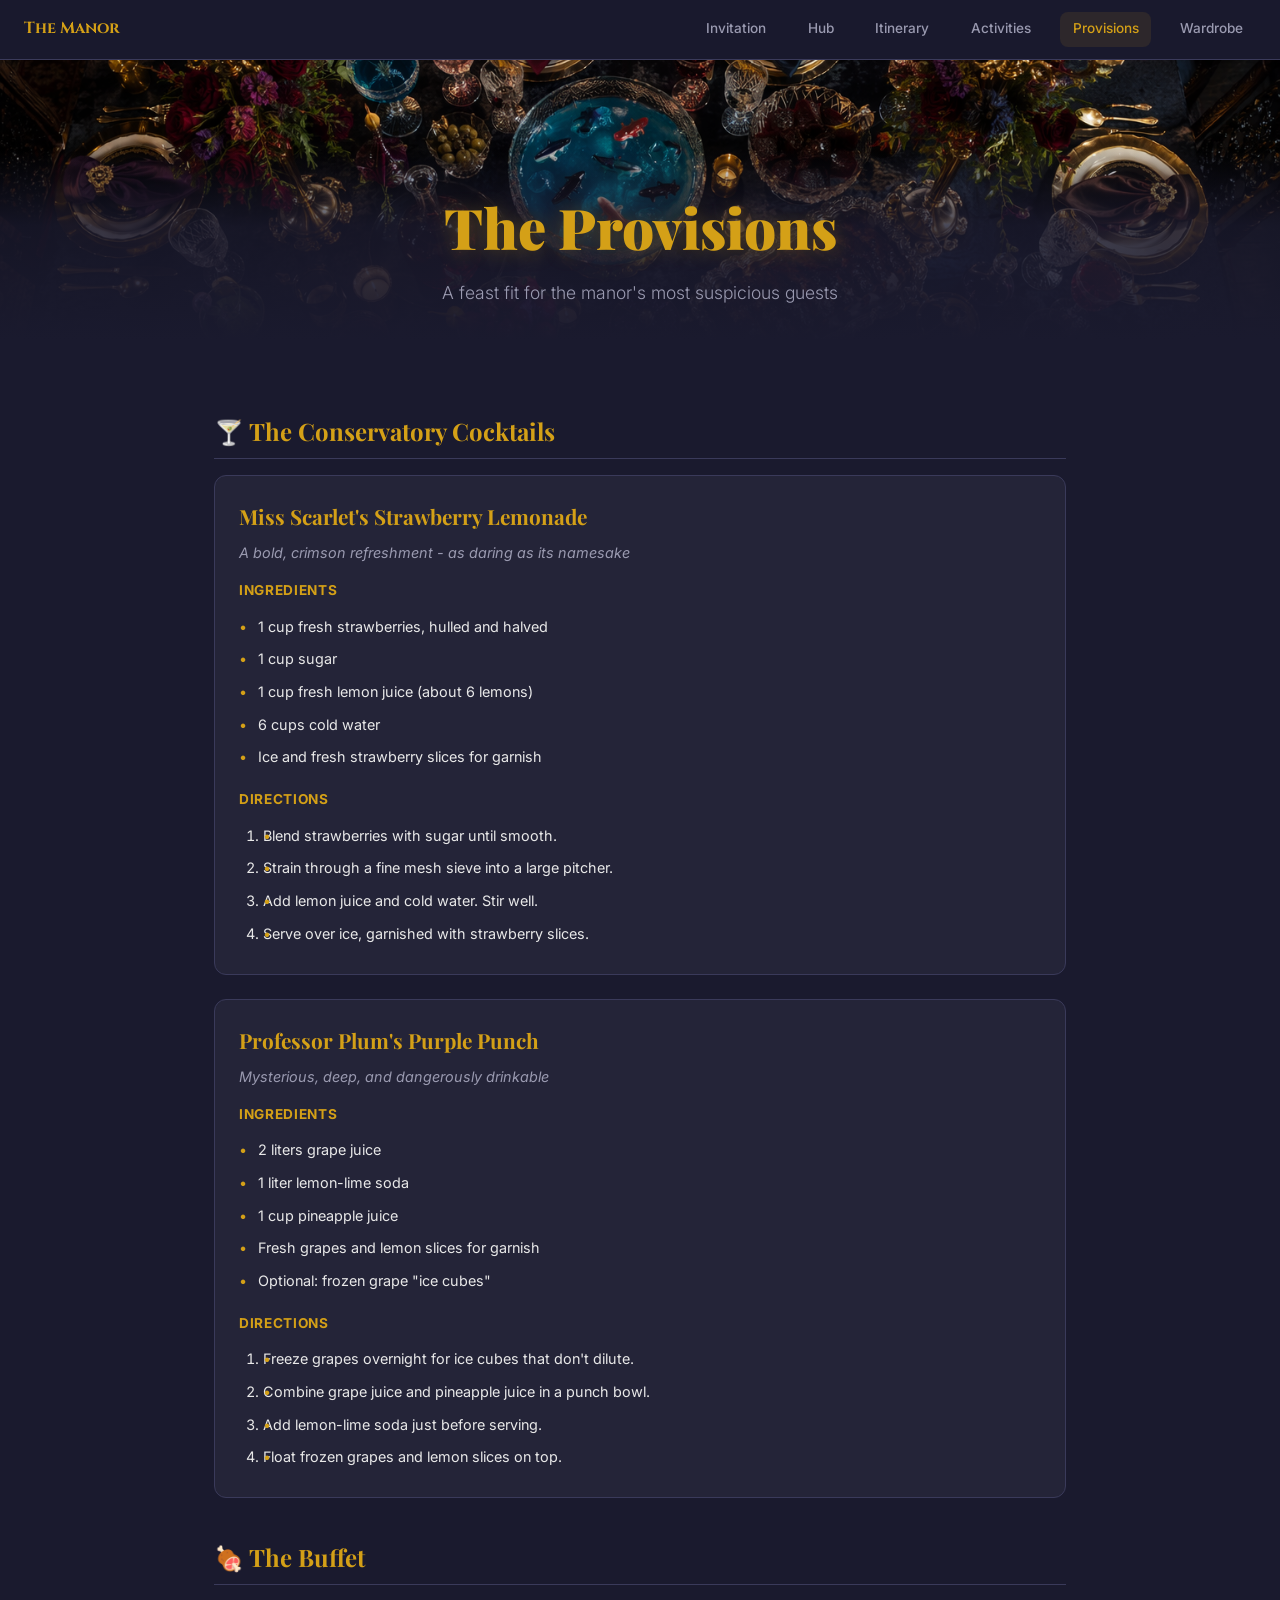
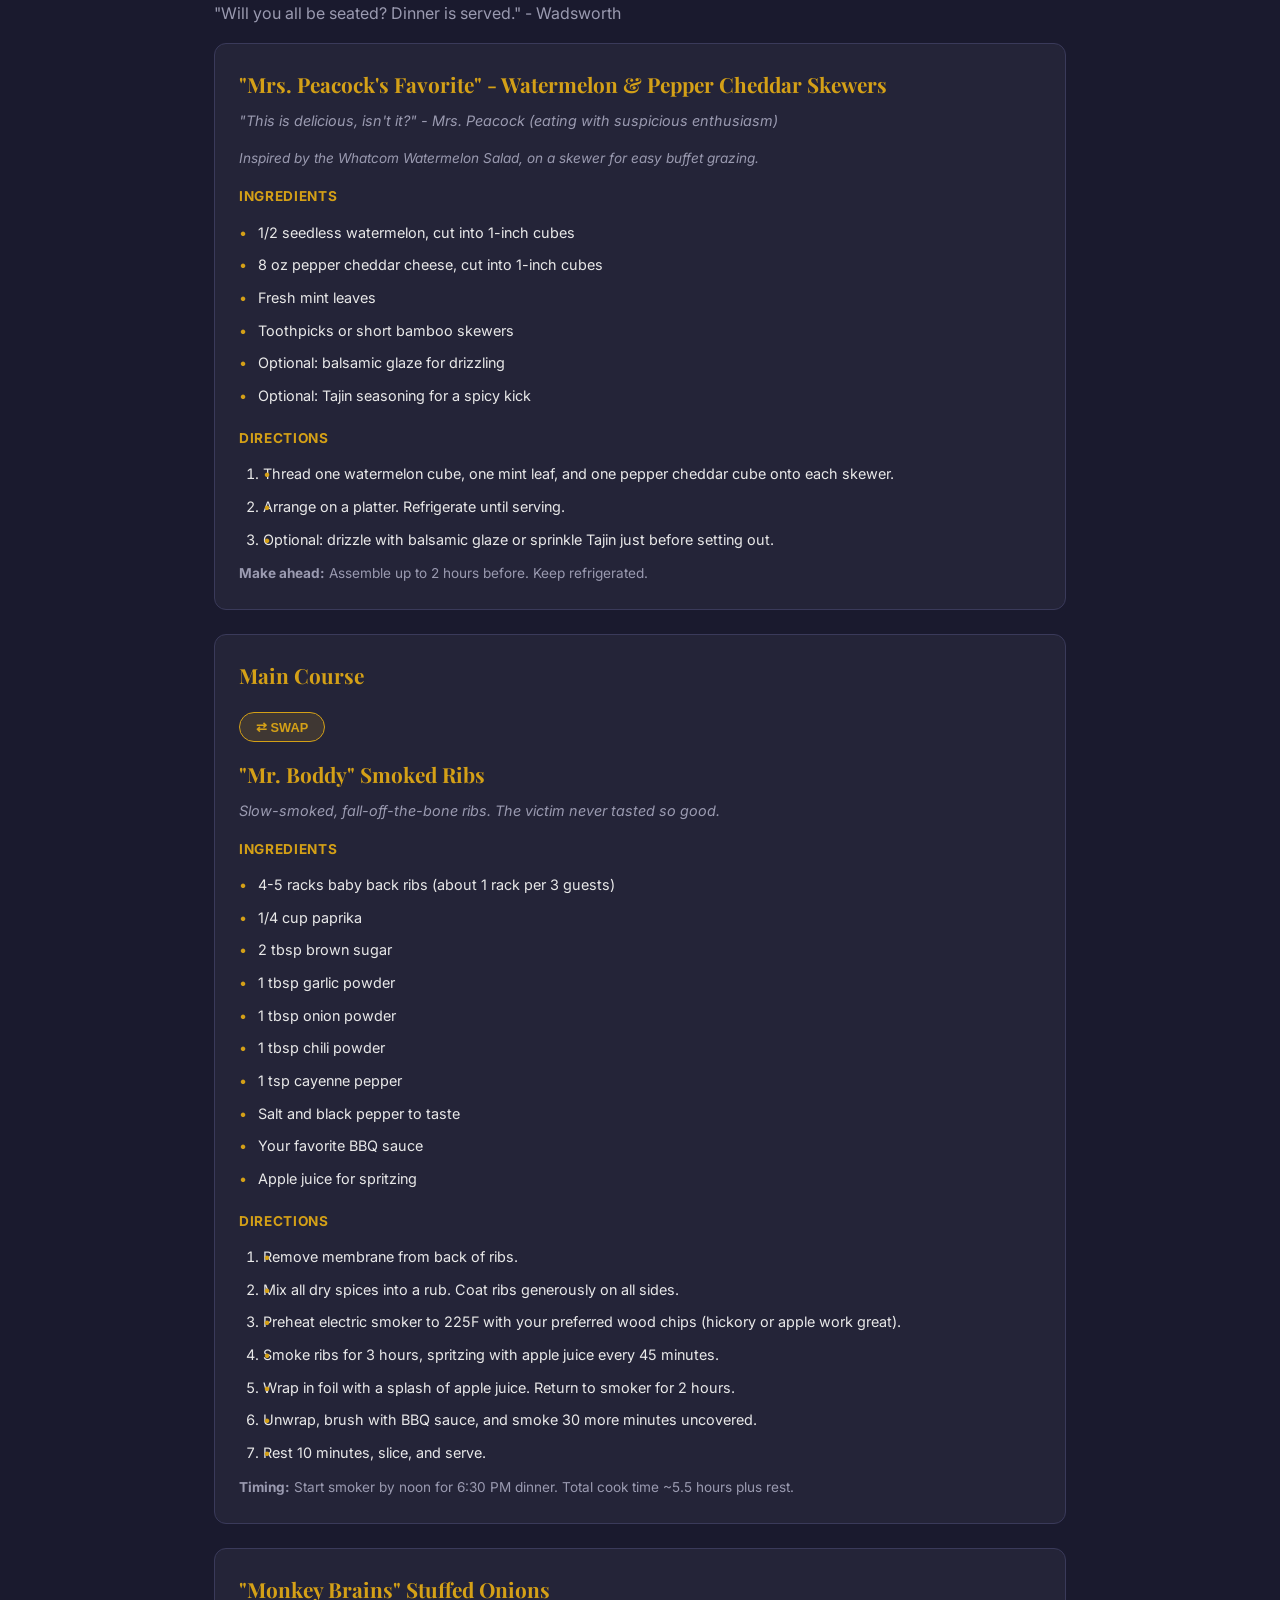
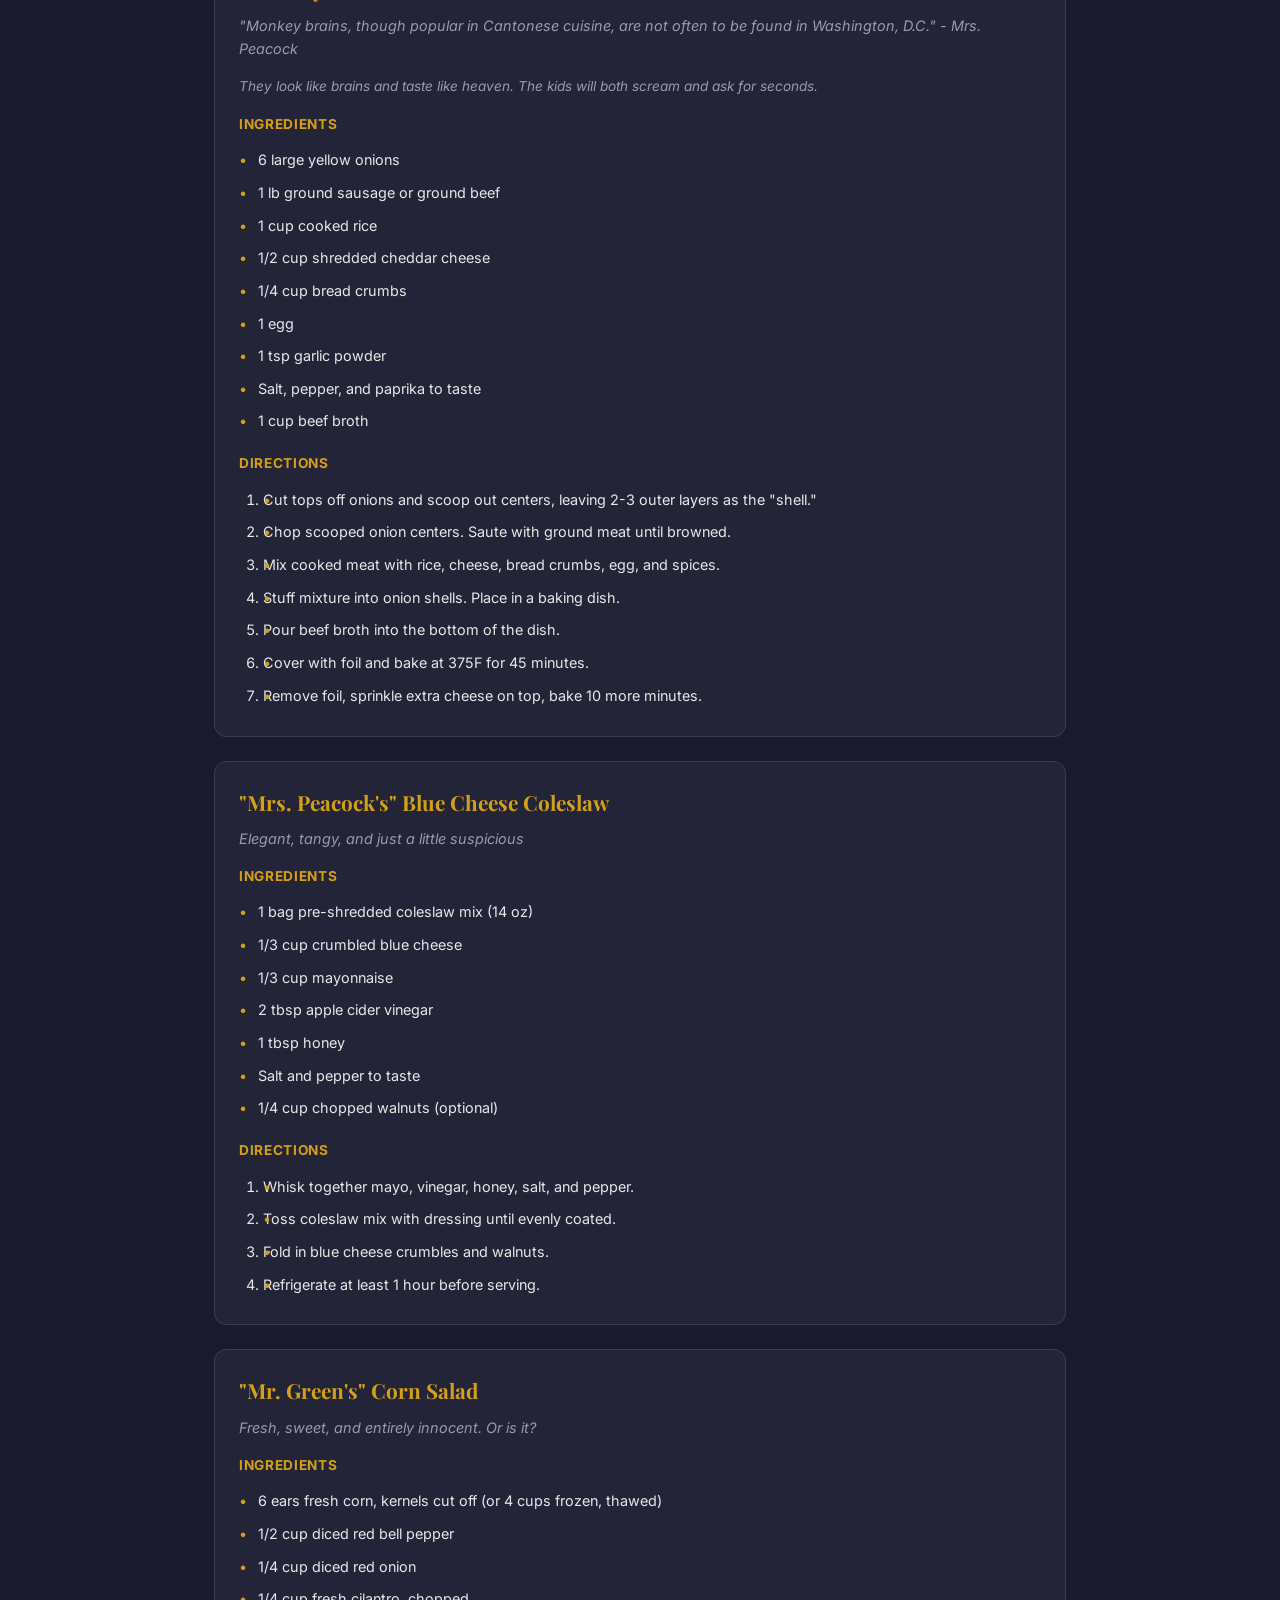
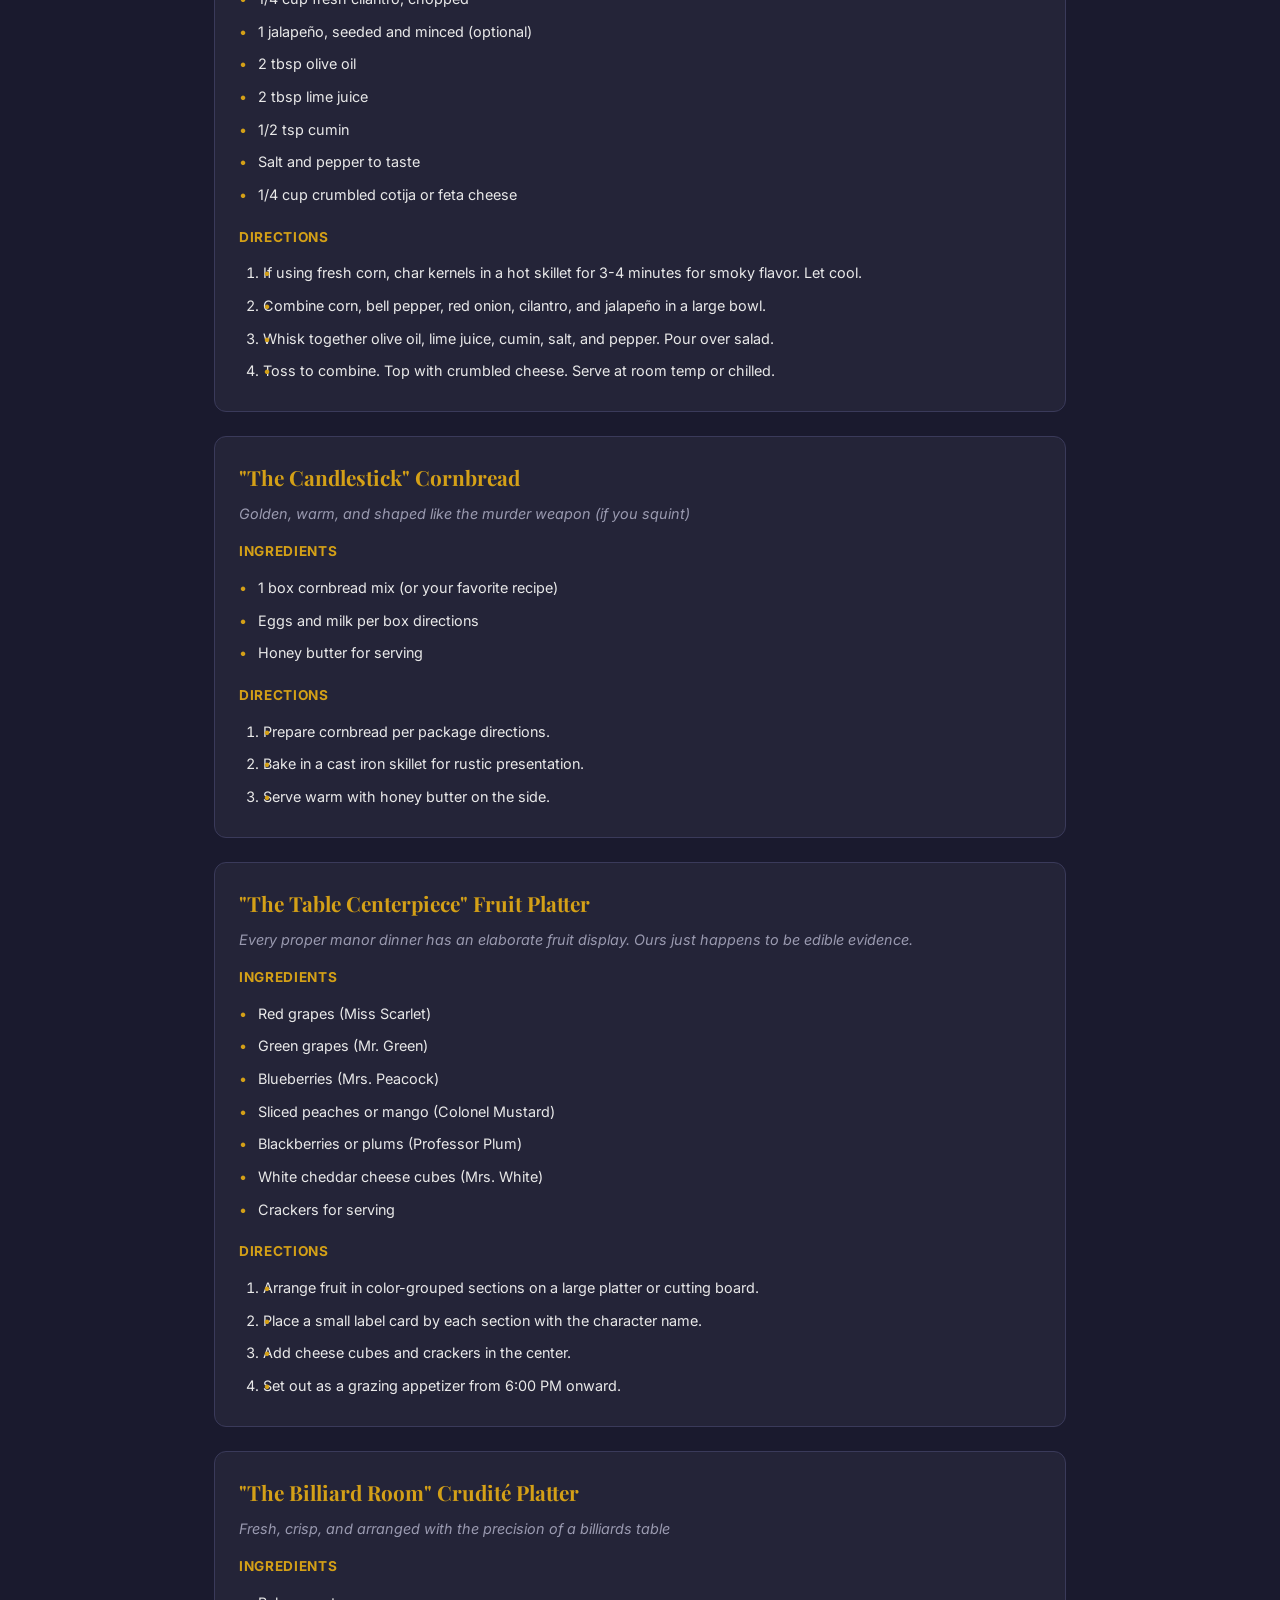
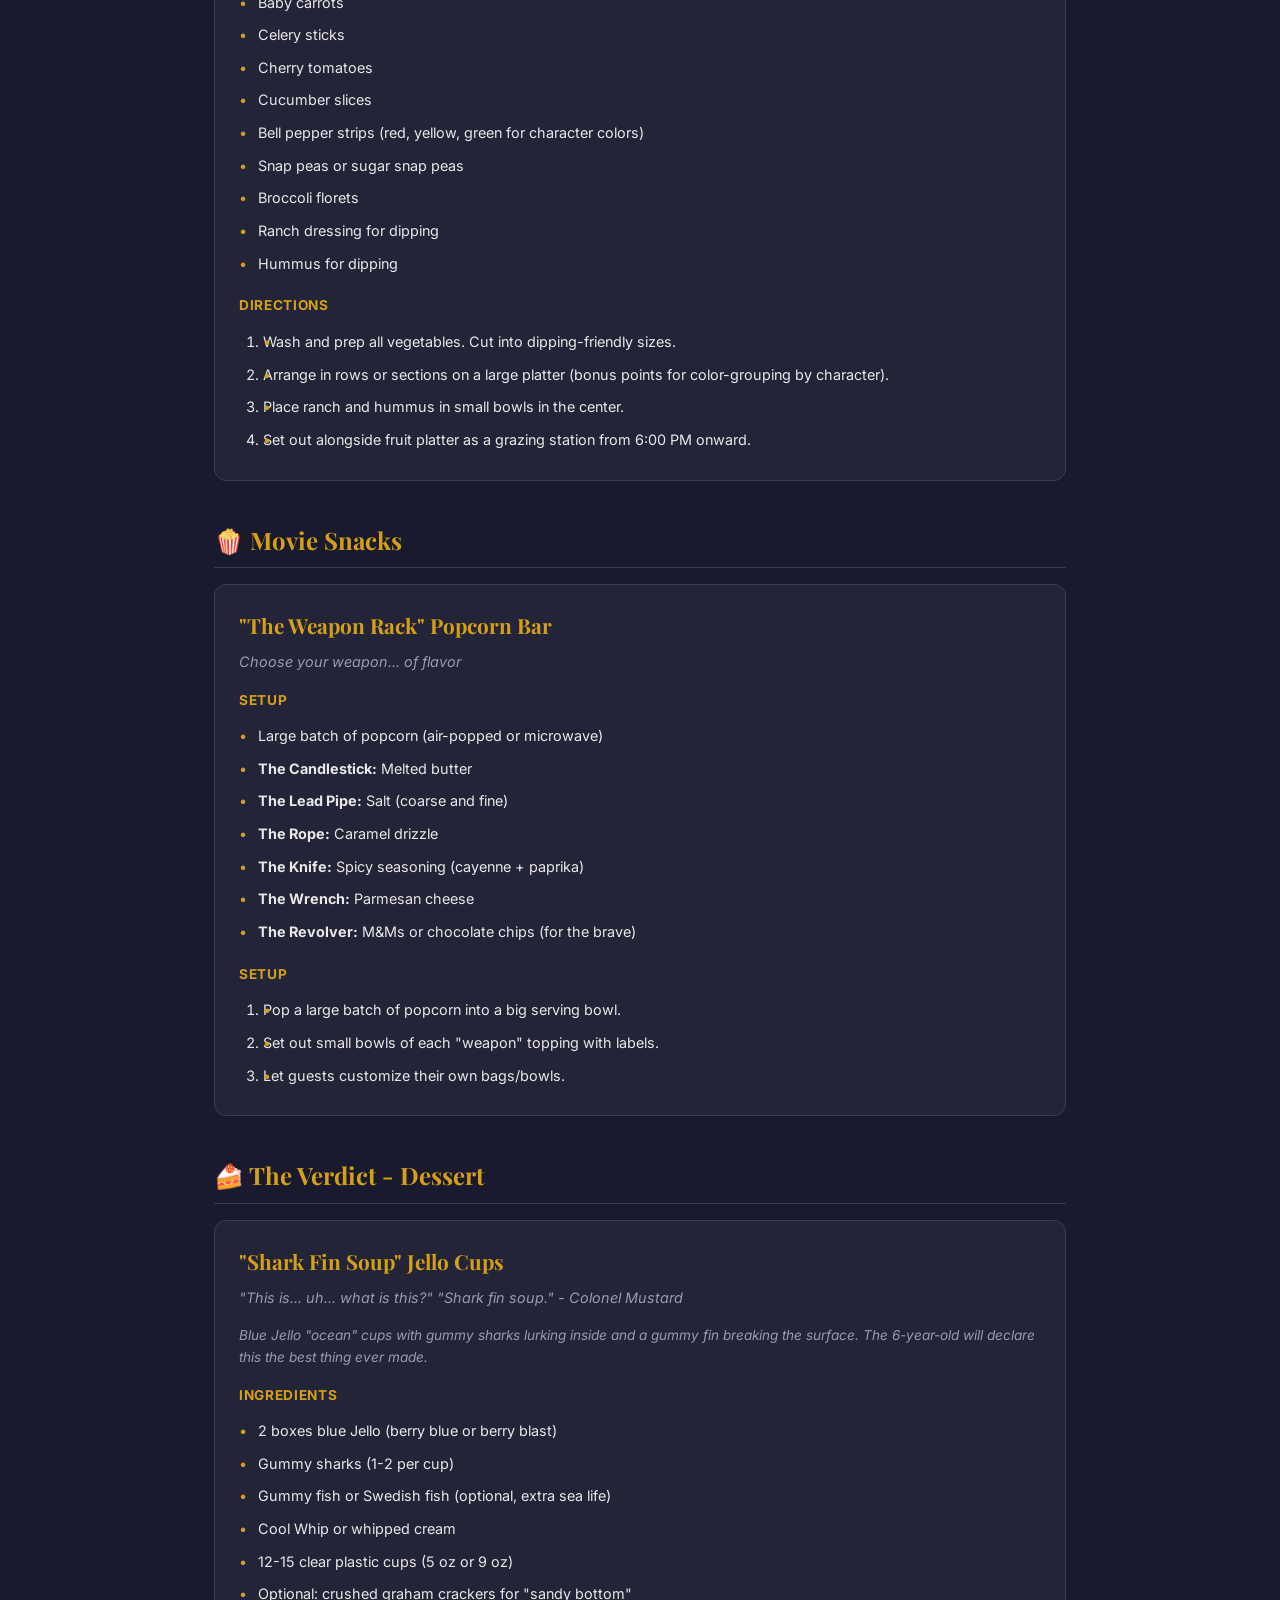
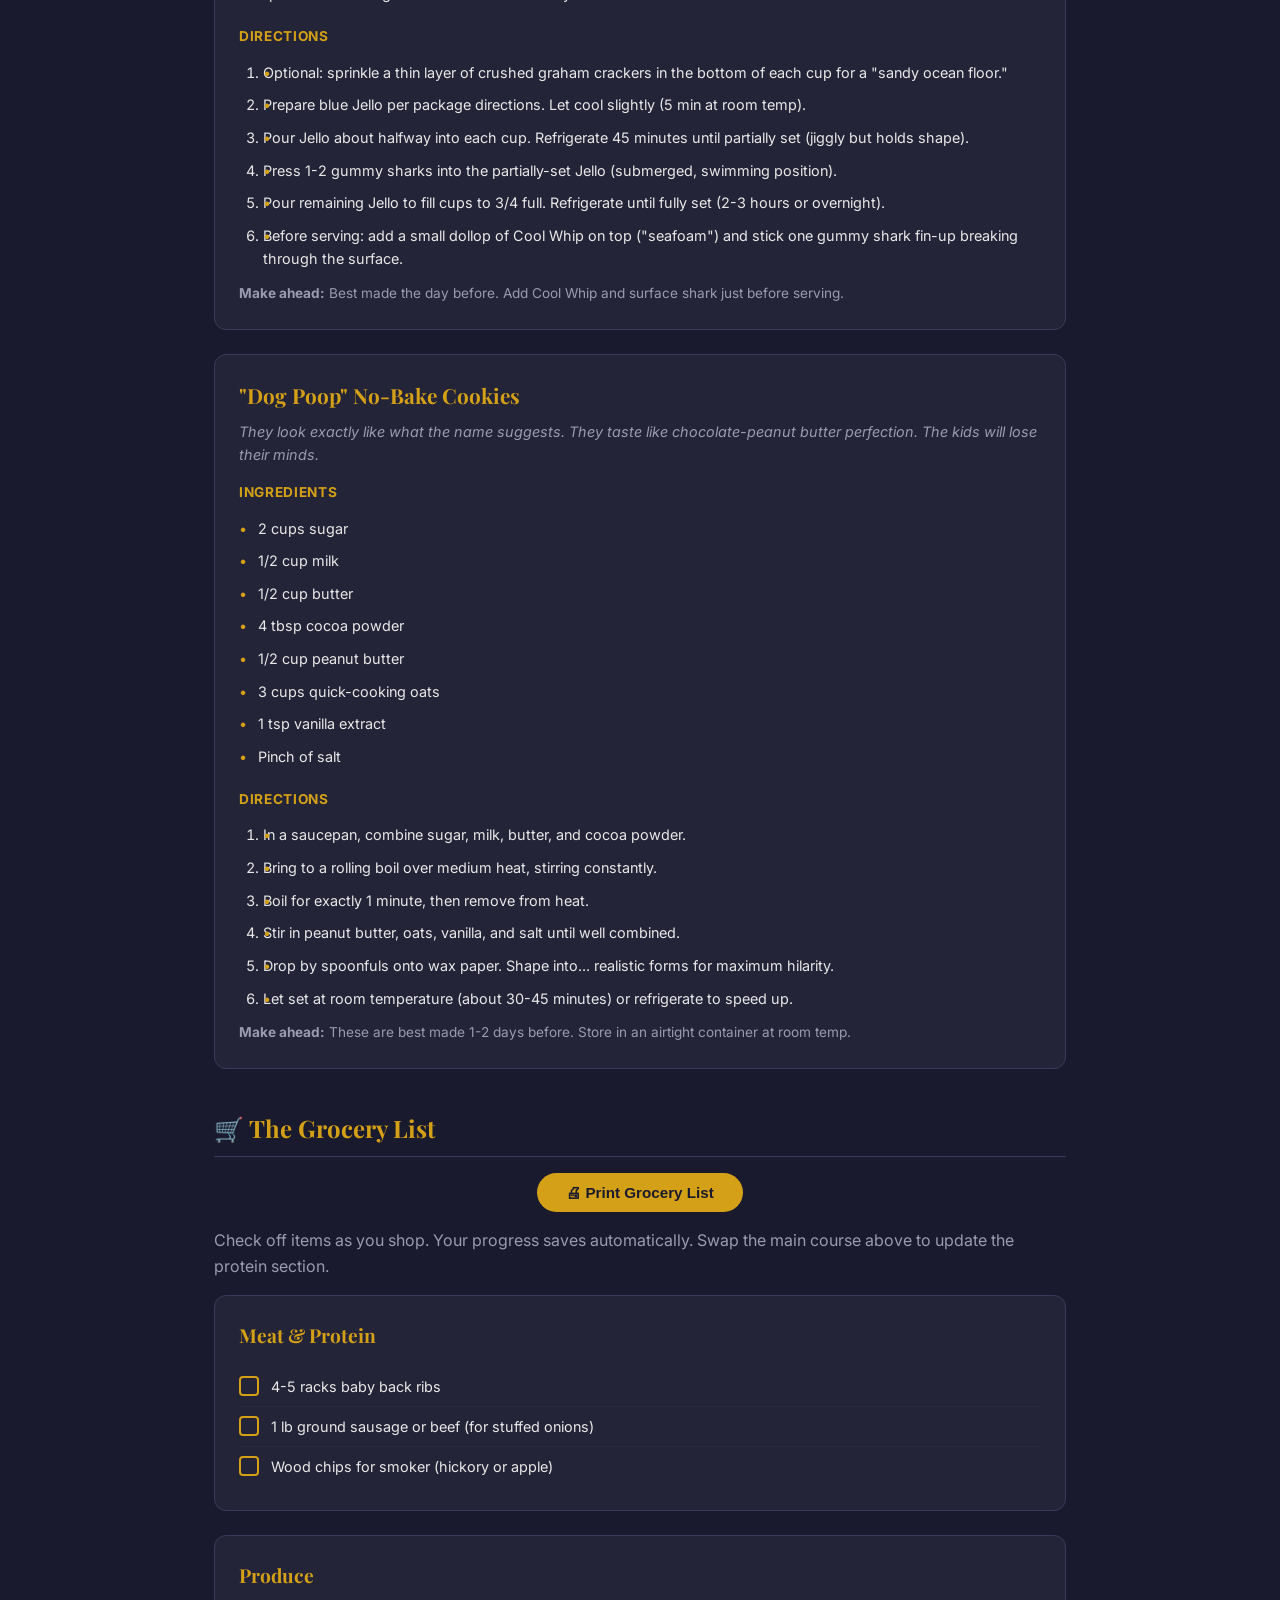
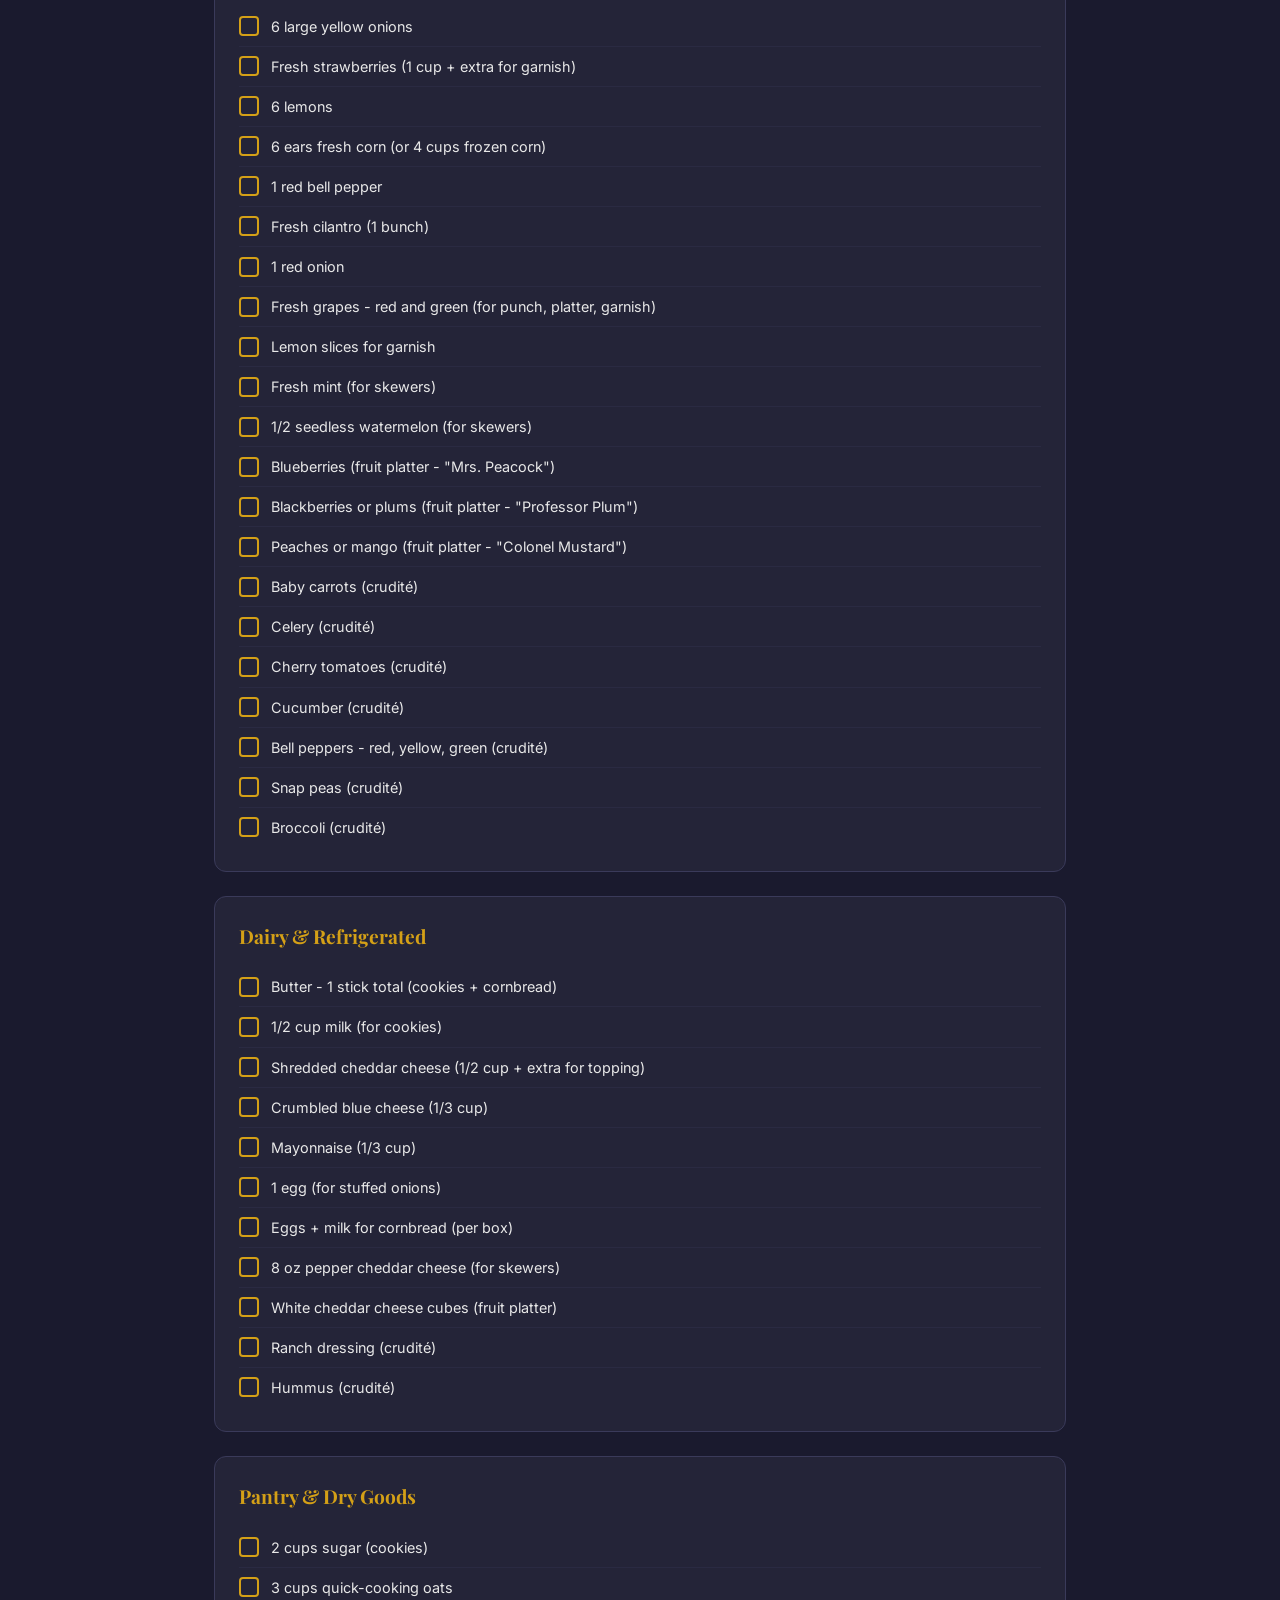
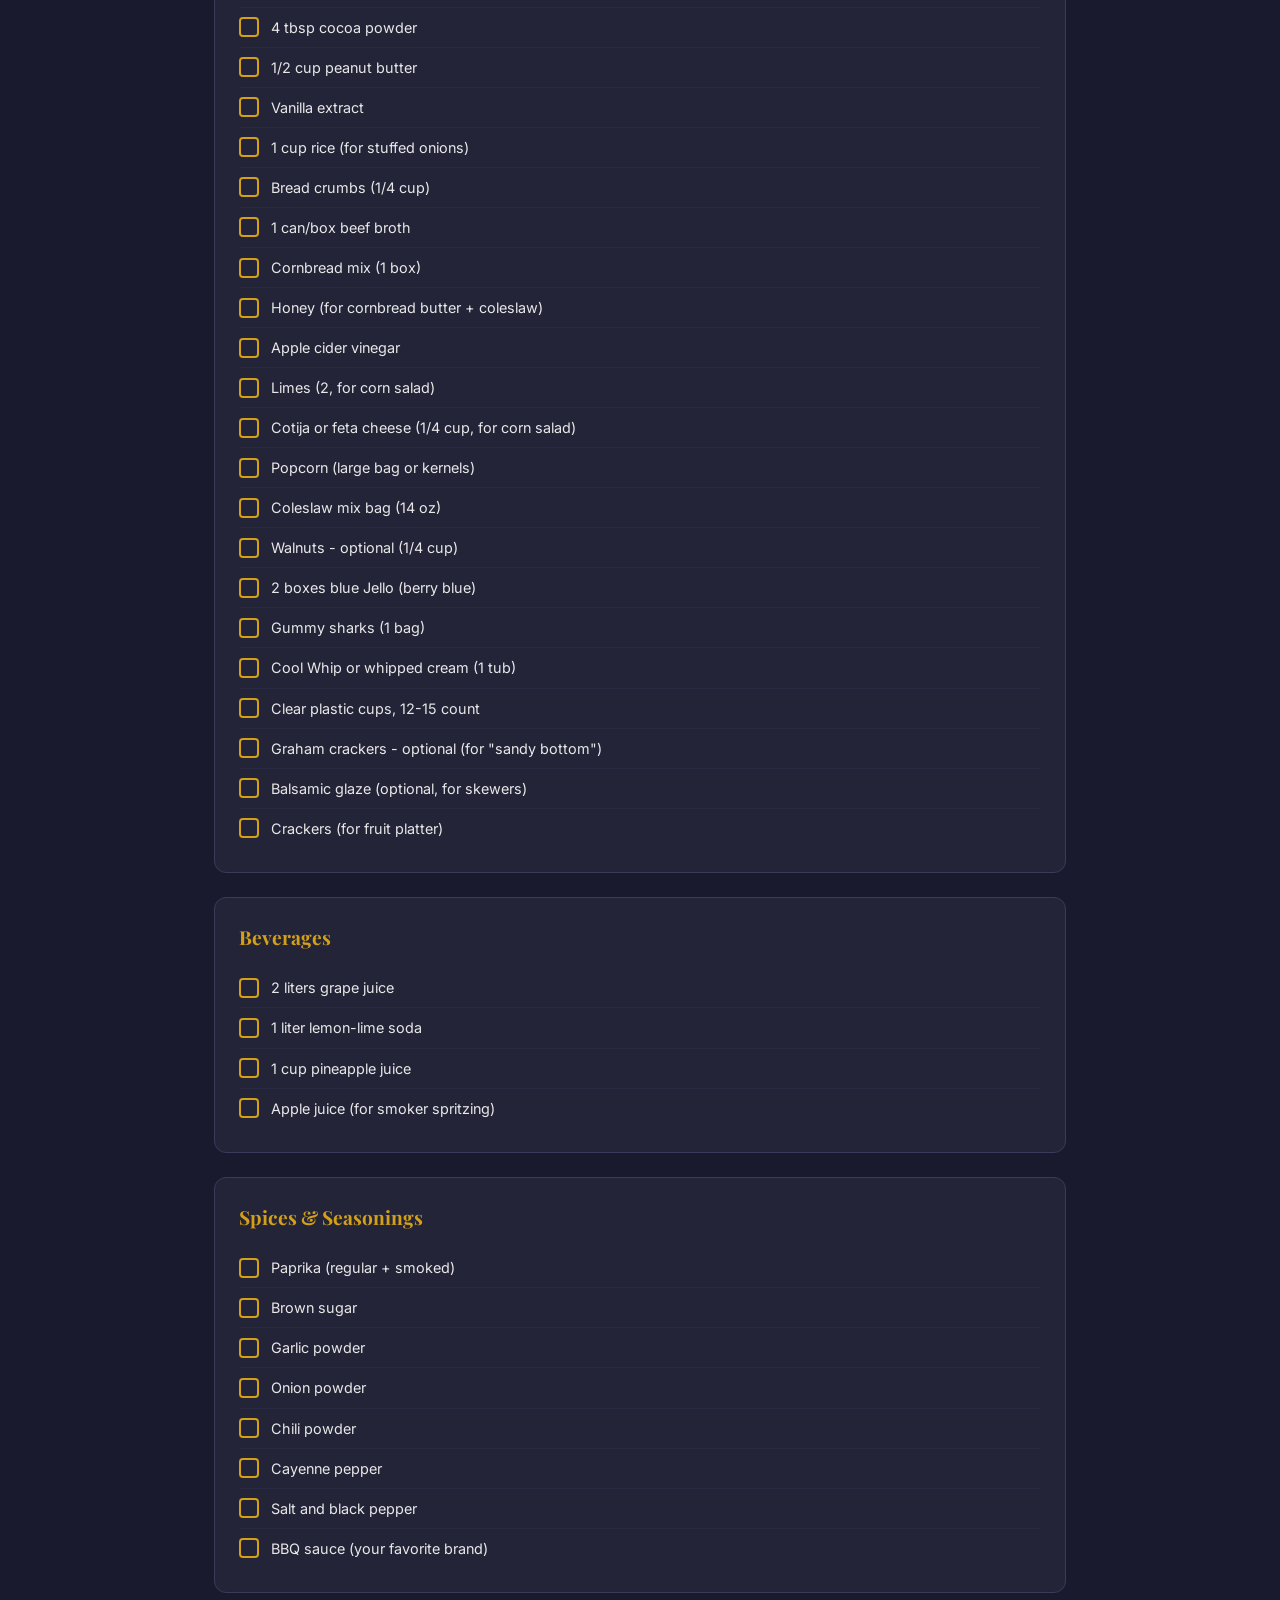
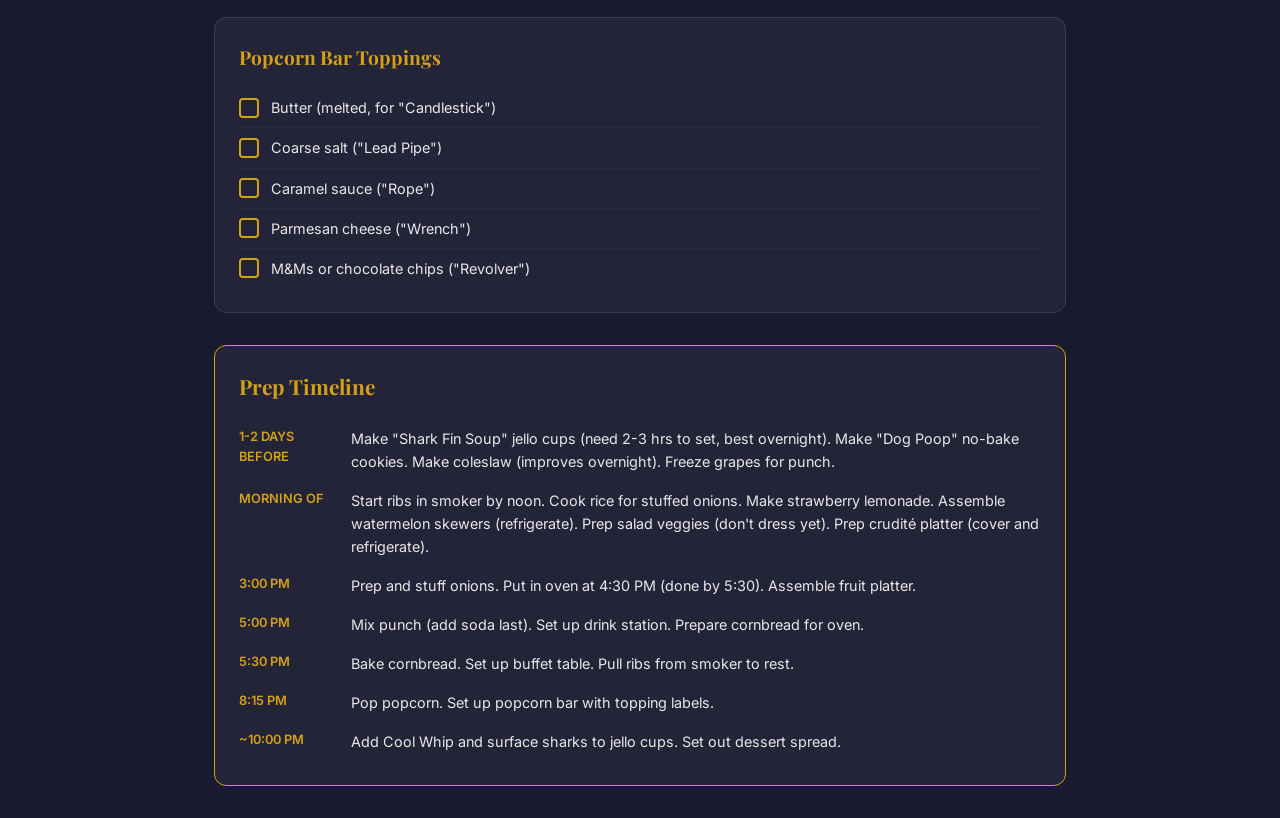
<file: meals.html>
<!DOCTYPE html>
<html lang="en">
<head>
  <meta charset="UTF-8">
  <meta name="viewport" content="width=device-width, initial-scale=1.0">
  <title>Provisions - Mystery at the Manor</title>
  <link rel="stylesheet" href="styles.css">
  <style>
    .grocery-print-btn {
      display: block;
      margin: 1rem auto;
      padding: 0.7rem 1.8rem;
      background: var(--accent);
      color: var(--bg);
      border: none;
      border-radius: 30px;
      font-size: 0.95rem;
      font-weight: 700;
      cursor: pointer;
      transition: all 0.3s;
    }
    .grocery-print-btn:hover {
      background: var(--accent-light);
      transform: scale(1.05);
    }

    @media print {
      body * { visibility: hidden; margin: 0; padding: 0; }
      #grocery-print-area, #grocery-print-area * { visibility: visible; }
      #grocery-print-area {
        position: absolute;
        left: 0;
        top: 0;
        width: 100%;
        background: white;
        color: #1a1a1a;
        padding: 0.3in;
      }
      #grocery-print-area .section-heading {
        color: #1a1a1a;
        font-size: 1.1rem;
        margin: 0 0 0.3rem 0;
        padding: 0;
      }
      #grocery-print-area .text-muted { display: none; }
      #grocery-print-area .grocery-section {
        background: white;
        border: none;
        border-bottom: 1px solid #ccc;
        border-radius: 0;
        padding: 0.3rem 0;
        margin-bottom: 0.3rem;
        break-inside: auto;
        page-break-inside: auto;
      }
      #grocery-print-area .grocery-section h3 {
        color: #1a1a1a;
        font-size: 0.9rem;
        margin-bottom: 0.2rem;
      }
      #grocery-print-area .checkbox-item {
        padding: 0.1rem 0;
        margin: 0;
        line-height: 1.3;
        font-size: 0.8rem;
      }
      #grocery-print-area label { color: #1a1a1a; font-size: 0.8rem; }
      #grocery-print-area input[type="checkbox"] {
        width: 12px;
        height: 12px;
        margin-right: 0.3rem;
      }
      .grocery-print-btn { display: none !important; }

      @page {
        size: letter;
        margin: 0.4in;
      }
    }
  </style>
</head>
<body>
  <nav class="top-nav">
    <span class="nav-brand">The Manor</span>
    <a href="index.html">Invitation</a>
    <a href="event-hub.html">Hub</a>
    <a href="itinerary.html">Itinerary</a>
    <a href="activities.html">Activities</a>
    <a href="meals.html" class="active">Provisions</a>
    <a href="clothing.html">Wardrobe</a>
  </nav>

  <header class="page-header" style="position:relative; overflow:hidden; padding:0;">
    <img src="assets/meals-header.png" alt="Dramatic dinner party table with candelabras, cocktails, and themed dishes" style="width:100%; height:280px; object-fit:cover; display:block;">
    <div style="position:absolute; bottom:0; left:0; right:0; padding:2rem 1.5rem; background:linear-gradient(to top, var(--bg) 0%, rgba(26,26,46,0.8) 60%, transparent 100%);">
      <h1>The Provisions</h1>
      <p class="subtitle">A feast fit for the manor's most suspicious guests</p>
    </div>
  </header>

  <div class="container">

    <!-- DRINKS -->
    <h2 class="section-heading">&#127864; The Conservatory Cocktails</h2>

    <div class="recipe-card">
      <h3>Miss Scarlet's Strawberry Lemonade</h3>
      <p class="recipe-subtitle">A bold, crimson refreshment - as daring as its namesake</p>
      <div class="ingredients">
        <h4>Ingredients</h4>
        <ul>
          <li>1 cup fresh strawberries, hulled and halved</li>
          <li>1 cup sugar</li>
          <li>1 cup fresh lemon juice (about 6 lemons)</li>
          <li>6 cups cold water</li>
          <li>Ice and fresh strawberry slices for garnish</li>
        </ul>
      </div>
      <div class="directions">
        <h4>Directions</h4>
        <ol>
          <li>Blend strawberries with sugar until smooth.</li>
          <li>Strain through a fine mesh sieve into a large pitcher.</li>
          <li>Add lemon juice and cold water. Stir well.</li>
          <li>Serve over ice, garnished with strawberry slices.</li>
        </ol>
      </div>
    </div>

    <div class="recipe-card">
      <h3>Professor Plum's Purple Punch</h3>
      <p class="recipe-subtitle">Mysterious, deep, and dangerously drinkable</p>
      <div class="ingredients">
        <h4>Ingredients</h4>
        <ul>
          <li>2 liters grape juice</li>
          <li>1 liter lemon-lime soda</li>
          <li>1 cup pineapple juice</li>
          <li>Fresh grapes and lemon slices for garnish</li>
          <li>Optional: frozen grape "ice cubes"</li>
        </ul>
      </div>
      <div class="directions">
        <h4>Directions</h4>
        <ol>
          <li>Freeze grapes overnight for ice cubes that don't dilute.</li>
          <li>Combine grape juice and pineapple juice in a punch bowl.</li>
          <li>Add lemon-lime soda just before serving.</li>
          <li>Float frozen grapes and lemon slices on top.</li>
        </ol>
      </div>
    </div>

    <!-- THE BUFFET -->
    <h2 class="section-heading">&#127830; The Buffet</h2>
    <p class="text-muted mb-2">"Will you all be seated? Dinner is served." - Wadsworth</p>

    <div class="recipe-card">
      <h3>"Mrs. Peacock's Favorite" - Watermelon &amp; Pepper Cheddar Skewers</h3>
      <p class="recipe-subtitle">"This is delicious, isn't it?" - Mrs. Peacock (eating with suspicious enthusiasm)</p>
      <p class="mt-1 text-muted" style="font-size:0.85rem;"><em>Inspired by the Whatcom Watermelon Salad, on a skewer for easy buffet grazing.</em></p>
      <div class="ingredients">
        <h4>Ingredients</h4>
        <ul>
          <li>1/2 seedless watermelon, cut into 1-inch cubes</li>
          <li>8 oz pepper cheddar cheese, cut into 1-inch cubes</li>
          <li>Fresh mint leaves</li>
          <li>Toothpicks or short bamboo skewers</li>
          <li>Optional: balsamic glaze for drizzling</li>
          <li>Optional: Tajin seasoning for a spicy kick</li>
        </ul>
      </div>
      <div class="directions">
        <h4>Directions</h4>
        <ol>
          <li>Thread one watermelon cube, one mint leaf, and one pepper cheddar cube onto each skewer.</li>
          <li>Arrange on a platter. Refrigerate until serving.</li>
          <li>Optional: drizzle with balsamic glaze or sprinkle Tajin just before setting out.</li>
        </ol>
      </div>
      <p class="mt-1 text-muted" style="font-size:0.85rem;"><strong>Make ahead:</strong> Assemble up to 2 hours before. Keep refrigerated.</p>
    </div>

    <!-- MAIN PROTEIN - WITH SWAP -->
    <div class="recipe-card">
      <h3>Main Course</h3>
      <button class="swap-btn" onclick="swapMeal('main')" aria-label="Swap main course option">&#8644; SWAP</button>

      <div class="meal-option active" id="main-option-1" data-meal="main" data-option="1">
        <h3 style="margin-top:1rem;">"Mr. Boddy" Smoked Ribs</h3>
        <p class="recipe-subtitle">Slow-smoked, fall-off-the-bone ribs. The victim never tasted so good.</p>
        <div class="ingredients">
          <h4>Ingredients</h4>
          <ul>
            <li>4-5 racks baby back ribs (about 1 rack per 3 guests)</li>
            <li>1/4 cup paprika</li>
            <li>2 tbsp brown sugar</li>
            <li>1 tbsp garlic powder</li>
            <li>1 tbsp onion powder</li>
            <li>1 tbsp chili powder</li>
            <li>1 tsp cayenne pepper</li>
            <li>Salt and black pepper to taste</li>
            <li>Your favorite BBQ sauce</li>
            <li>Apple juice for spritzing</li>
          </ul>
        </div>
        <div class="directions">
          <h4>Directions</h4>
          <ol>
            <li>Remove membrane from back of ribs.</li>
            <li>Mix all dry spices into a rub. Coat ribs generously on all sides.</li>
            <li>Preheat electric smoker to 225F with your preferred wood chips (hickory or apple work great).</li>
            <li>Smoke ribs for 3 hours, spritzing with apple juice every 45 minutes.</li>
            <li>Wrap in foil with a splash of apple juice. Return to smoker for 2 hours.</li>
            <li>Unwrap, brush with BBQ sauce, and smoke 30 more minutes uncovered.</li>
            <li>Rest 10 minutes, slice, and serve.</li>
          </ol>
        </div>
        <p class="mt-1 text-muted" style="font-size:0.85rem;"><strong>Timing:</strong> Start smoker by noon for 6:30 PM dinner. Total cook time ~5.5 hours plus rest.</p>
      </div>

      <div class="meal-option" id="main-option-2" data-meal="main" data-option="2">
        <h3 style="margin-top:1rem;">"Colonel Mustard's" Pulled Chicken</h3>
        <p class="recipe-subtitle">Tangy honey-mustard pulled chicken - the Colonel's secret recipe</p>
        <div class="ingredients">
          <h4>Ingredients</h4>
          <ul>
            <li>4 lbs boneless skinless chicken thighs</li>
            <li>1/2 cup yellow mustard</li>
            <li>1/4 cup honey</li>
            <li>2 tbsp apple cider vinegar</li>
            <li>1 tbsp smoked paprika</li>
            <li>1 tsp garlic powder</li>
            <li>Salt and pepper to taste</li>
            <li>Slider buns for serving</li>
          </ul>
        </div>
        <div class="directions">
          <h4>Directions</h4>
          <ol>
            <li>Mix mustard, honey, vinegar, and spices into a sauce.</li>
            <li>Place chicken thighs in a slow cooker. Pour sauce over top.</li>
            <li>Cook on low for 6 hours or high for 3-4 hours.</li>
            <li>Shred with two forks. Stir back into the sauce.</li>
            <li>Serve on slider buns with coleslaw.</li>
          </ol>
        </div>
        <p class="mt-1 text-muted" style="font-size:0.85rem;"><strong>Timing:</strong> Start slow cooker by 2:30 PM for 6:30 dinner (on low) or 3:30 PM (on high).</p>
      </div>
    </div>

    <!-- SIDES -->
    <div class="recipe-card">
      <h3>"Monkey Brains" Stuffed Onions</h3>
      <p class="recipe-subtitle">"Monkey brains, though popular in Cantonese cuisine, are not often to be found in Washington, D.C." - Mrs. Peacock</p>
      <p class="mt-1 text-muted" style="font-size:0.85rem;"><em>They look like brains and taste like heaven. The kids will both scream and ask for seconds.</em></p>
      <div class="ingredients">
        <h4>Ingredients</h4>
        <ul>
          <li>6 large yellow onions</li>
          <li>1 lb ground sausage or ground beef</li>
          <li>1 cup cooked rice</li>
          <li>1/2 cup shredded cheddar cheese</li>
          <li>1/4 cup bread crumbs</li>
          <li>1 egg</li>
          <li>1 tsp garlic powder</li>
          <li>Salt, pepper, and paprika to taste</li>
          <li>1 cup beef broth</li>
        </ul>
      </div>
      <div class="directions">
        <h4>Directions</h4>
        <ol>
          <li>Cut tops off onions and scoop out centers, leaving 2-3 outer layers as the "shell."</li>
          <li>Chop scooped onion centers. Saute with ground meat until browned.</li>
          <li>Mix cooked meat with rice, cheese, bread crumbs, egg, and spices.</li>
          <li>Stuff mixture into onion shells. Place in a baking dish.</li>
          <li>Pour beef broth into the bottom of the dish.</li>
          <li>Cover with foil and bake at 375F for 45 minutes.</li>
          <li>Remove foil, sprinkle extra cheese on top, bake 10 more minutes.</li>
        </ol>
      </div>
    </div>

    <div class="recipe-card">
      <h3>"Mrs. Peacock's" Blue Cheese Coleslaw</h3>
      <p class="recipe-subtitle">Elegant, tangy, and just a little suspicious</p>
      <div class="ingredients">
        <h4>Ingredients</h4>
        <ul>
          <li>1 bag pre-shredded coleslaw mix (14 oz)</li>
          <li>1/3 cup crumbled blue cheese</li>
          <li>1/3 cup mayonnaise</li>
          <li>2 tbsp apple cider vinegar</li>
          <li>1 tbsp honey</li>
          <li>Salt and pepper to taste</li>
          <li>1/4 cup chopped walnuts (optional)</li>
        </ul>
      </div>
      <div class="directions">
        <h4>Directions</h4>
        <ol>
          <li>Whisk together mayo, vinegar, honey, salt, and pepper.</li>
          <li>Toss coleslaw mix with dressing until evenly coated.</li>
          <li>Fold in blue cheese crumbles and walnuts.</li>
          <li>Refrigerate at least 1 hour before serving.</li>
        </ol>
      </div>
    </div>

    <div class="recipe-card">
      <h3>"Mr. Green's" Corn Salad</h3>
      <p class="recipe-subtitle">Fresh, sweet, and entirely innocent. Or is it?</p>
      <div class="ingredients">
        <h4>Ingredients</h4>
        <ul>
          <li>6 ears fresh corn, kernels cut off (or 4 cups frozen, thawed)</li>
          <li>1/2 cup diced red bell pepper</li>
          <li>1/4 cup diced red onion</li>
          <li>1/4 cup fresh cilantro, chopped</li>
          <li>1 jalape&#241;o, seeded and minced (optional)</li>
          <li>2 tbsp olive oil</li>
          <li>2 tbsp lime juice</li>
          <li>1/2 tsp cumin</li>
          <li>Salt and pepper to taste</li>
          <li>1/4 cup crumbled cotija or feta cheese</li>
        </ul>
      </div>
      <div class="directions">
        <h4>Directions</h4>
        <ol>
          <li>If using fresh corn, char kernels in a hot skillet for 3-4 minutes for smoky flavor. Let cool.</li>
          <li>Combine corn, bell pepper, red onion, cilantro, and jalape&#241;o in a large bowl.</li>
          <li>Whisk together olive oil, lime juice, cumin, salt, and pepper. Pour over salad.</li>
          <li>Toss to combine. Top with crumbled cheese. Serve at room temp or chilled.</li>
        </ol>
      </div>
    </div>

    <div class="recipe-card">
      <h3>"The Candlestick" Cornbread</h3>
      <p class="recipe-subtitle">Golden, warm, and shaped like the murder weapon (if you squint)</p>
      <div class="ingredients">
        <h4>Ingredients</h4>
        <ul>
          <li>1 box cornbread mix (or your favorite recipe)</li>
          <li>Eggs and milk per box directions</li>
          <li>Honey butter for serving</li>
        </ul>
      </div>
      <div class="directions">
        <h4>Directions</h4>
        <ol>
          <li>Prepare cornbread per package directions.</li>
          <li>Bake in a cast iron skillet for rustic presentation.</li>
          <li>Serve warm with honey butter on the side.</li>
        </ol>
      </div>
    </div>

    <div class="recipe-card">
      <h3>"The Table Centerpiece" Fruit Platter</h3>
      <p class="recipe-subtitle">Every proper manor dinner has an elaborate fruit display. Ours just happens to be edible evidence.</p>
      <div class="ingredients">
        <h4>Ingredients</h4>
        <ul>
          <li>Red grapes (Miss Scarlet)</li>
          <li>Green grapes (Mr. Green)</li>
          <li>Blueberries (Mrs. Peacock)</li>
          <li>Sliced peaches or mango (Colonel Mustard)</li>
          <li>Blackberries or plums (Professor Plum)</li>
          <li>White cheddar cheese cubes (Mrs. White)</li>
          <li>Crackers for serving</li>
        </ul>
      </div>
      <div class="directions">
        <h4>Directions</h4>
        <ol>
          <li>Arrange fruit in color-grouped sections on a large platter or cutting board.</li>
          <li>Place a small label card by each section with the character name.</li>
          <li>Add cheese cubes and crackers in the center.</li>
          <li>Set out as a grazing appetizer from 6:00 PM onward.</li>
        </ol>
      </div>
    </div>

    <div class="recipe-card">
      <h3>"The Billiard Room" Crudit&#233; Platter</h3>
      <p class="recipe-subtitle">Fresh, crisp, and arranged with the precision of a billiards table</p>
      <div class="ingredients">
        <h4>Ingredients</h4>
        <ul>
          <li>Baby carrots</li>
          <li>Celery sticks</li>
          <li>Cherry tomatoes</li>
          <li>Cucumber slices</li>
          <li>Bell pepper strips (red, yellow, green for character colors)</li>
          <li>Snap peas or sugar snap peas</li>
          <li>Broccoli florets</li>
          <li>Ranch dressing for dipping</li>
          <li>Hummus for dipping</li>
        </ul>
      </div>
      <div class="directions">
        <h4>Directions</h4>
        <ol>
          <li>Wash and prep all vegetables. Cut into dipping-friendly sizes.</li>
          <li>Arrange in rows or sections on a large platter (bonus points for color-grouping by character).</li>
          <li>Place ranch and hummus in small bowls in the center.</li>
          <li>Set out alongside fruit platter as a grazing station from 6:00 PM onward.</li>
        </ol>
      </div>
    </div>

    <!-- MOVIE SNACKS -->
    <h2 class="section-heading">&#127871; Movie Snacks</h2>

    <div class="recipe-card">
      <h3>"The Weapon Rack" Popcorn Bar</h3>
      <p class="recipe-subtitle">Choose your weapon... of flavor</p>
      <div class="ingredients">
        <h4>Setup</h4>
        <ul>
          <li>Large batch of popcorn (air-popped or microwave)</li>
          <li><strong>The Candlestick:</strong> Melted butter</li>
          <li><strong>The Lead Pipe:</strong> Salt (coarse and fine)</li>
          <li><strong>The Rope:</strong> Caramel drizzle</li>
          <li><strong>The Knife:</strong> Spicy seasoning (cayenne + paprika)</li>
          <li><strong>The Wrench:</strong> Parmesan cheese</li>
          <li><strong>The Revolver:</strong> M&amp;Ms or chocolate chips (for the brave)</li>
        </ul>
      </div>
      <div class="directions">
        <h4>Setup</h4>
        <ol>
          <li>Pop a large batch of popcorn into a big serving bowl.</li>
          <li>Set out small bowls of each "weapon" topping with labels.</li>
          <li>Let guests customize their own bags/bowls.</li>
        </ol>
      </div>
    </div>

    <!-- DESSERT -->
    <h2 class="section-heading">&#127856; The Verdict - Dessert</h2>

    <div class="recipe-card">
      <h3>"Shark Fin Soup" Jello Cups</h3>
      <p class="recipe-subtitle">"This is... uh... what is this?" "Shark fin soup." - Colonel Mustard</p>
      <p class="mt-1 text-muted" style="font-size:0.85rem;"><em>Blue Jello "ocean" cups with gummy sharks lurking inside and a gummy fin breaking the surface. The 6-year-old will declare this the best thing ever made.</em></p>
      <div class="ingredients">
        <h4>Ingredients</h4>
        <ul>
          <li>2 boxes blue Jello (berry blue or berry blast)</li>
          <li>Gummy sharks (1-2 per cup)</li>
          <li>Gummy fish or Swedish fish (optional, extra sea life)</li>
          <li>Cool Whip or whipped cream</li>
          <li>12-15 clear plastic cups (5 oz or 9 oz)</li>
          <li>Optional: crushed graham crackers for "sandy bottom"</li>
        </ul>
      </div>
      <div class="directions">
        <h4>Directions</h4>
        <ol>
          <li>Optional: sprinkle a thin layer of crushed graham crackers in the bottom of each cup for a "sandy ocean floor."</li>
          <li>Prepare blue Jello per package directions. Let cool slightly (5 min at room temp).</li>
          <li>Pour Jello about halfway into each cup. Refrigerate 45 minutes until partially set (jiggly but holds shape).</li>
          <li>Press 1-2 gummy sharks into the partially-set Jello (submerged, swimming position).</li>
          <li>Pour remaining Jello to fill cups to 3/4 full. Refrigerate until fully set (2-3 hours or overnight).</li>
          <li>Before serving: add a small dollop of Cool Whip on top ("seafoam") and stick one gummy shark fin-up breaking through the surface.</li>
        </ol>
      </div>
      <p class="mt-1 text-muted" style="font-size:0.85rem;"><strong>Make ahead:</strong> Best made the day before. Add Cool Whip and surface shark just before serving.</p>
    </div>

    <div class="recipe-card">
      <h3>"Dog Poop" No-Bake Cookies</h3>
      <p class="recipe-subtitle">They look exactly like what the name suggests. They taste like chocolate-peanut butter perfection. The kids will lose their minds.</p>
      <div class="ingredients">
        <h4>Ingredients</h4>
        <ul>
          <li>2 cups sugar</li>
          <li>1/2 cup milk</li>
          <li>1/2 cup butter</li>
          <li>4 tbsp cocoa powder</li>
          <li>1/2 cup peanut butter</li>
          <li>3 cups quick-cooking oats</li>
          <li>1 tsp vanilla extract</li>
          <li>Pinch of salt</li>
        </ul>
      </div>
      <div class="directions">
        <h4>Directions</h4>
        <ol>
          <li>In a saucepan, combine sugar, milk, butter, and cocoa powder.</li>
          <li>Bring to a rolling boil over medium heat, stirring constantly.</li>
          <li>Boil for exactly 1 minute, then remove from heat.</li>
          <li>Stir in peanut butter, oats, vanilla, and salt until well combined.</li>
          <li>Drop by spoonfuls onto wax paper. Shape into... realistic forms for maximum hilarity.</li>
          <li>Let set at room temperature (about 30-45 minutes) or refrigerate to speed up.</li>
        </ol>
      </div>
      <p class="mt-1 text-muted" style="font-size:0.85rem;"><strong>Make ahead:</strong> These are best made 1-2 days before. Store in an airtight container at room temp.</p>
    </div>

    <!-- GROCERY LIST -->
    <div id="grocery-print-area">
    <h2 class="section-heading">&#128722; The Grocery List</h2>
    <button class="grocery-print-btn" onclick="window.print()" aria-label="Print grocery list">&#128424; Print Grocery List</button>
    <p class="text-muted mb-2">Check off items as you shop. Your progress saves automatically. Swap the main course above to update the protein section.</p>

    <div class="grocery-section">
      <h3>Meat &amp; Protein</h3>
      <div id="grocery-meat">
        <!-- Populated by JS based on meal selection -->
      </div>
    </div>

    <div class="grocery-section">
      <h3>Produce</h3>
      <div id="grocery-produce">
        <div class="checkbox-item">
          <input type="checkbox" id="prod-1"><label for="prod-1">6 large yellow onions</label>
        </div>
        <div class="checkbox-item">
          <input type="checkbox" id="prod-2"><label for="prod-2">Fresh strawberries (1 cup + extra for garnish)</label>
        </div>
        <div class="checkbox-item">
          <input type="checkbox" id="prod-3"><label for="prod-3">6 lemons</label>
        </div>
        <div class="checkbox-item">
          <input type="checkbox" id="prod-4"><label for="prod-4">6 ears fresh corn (or 4 cups frozen corn)</label>
        </div>
        <div class="checkbox-item">
          <input type="checkbox" id="prod-5"><label for="prod-5">1 red bell pepper</label>
        </div>
        <div class="checkbox-item">
          <input type="checkbox" id="prod-6"><label for="prod-6">Fresh cilantro (1 bunch)</label>
        </div>
        <div class="checkbox-item">
          <input type="checkbox" id="prod-7"><label for="prod-7">1 red onion</label>
        </div>
        <div class="checkbox-item">
          <input type="checkbox" id="prod-8"><label for="prod-8">Fresh grapes - red and green (for punch, platter, garnish)</label>
        </div>
        <div class="checkbox-item">
          <input type="checkbox" id="prod-9"><label for="prod-9">Lemon slices for garnish</label>
        </div>
        <div class="checkbox-item">
          <input type="checkbox" id="prod-10"><label for="prod-10">Fresh mint (for skewers)</label>
        </div>
        <div class="checkbox-item">
          <input type="checkbox" id="prod-11"><label for="prod-11">1/2 seedless watermelon (for skewers)</label>
        </div>

        <div class="checkbox-item">
          <input type="checkbox" id="prod-14"><label for="prod-14">Blueberries (fruit platter - "Mrs. Peacock")</label>
        </div>
        <div class="checkbox-item">
          <input type="checkbox" id="prod-15"><label for="prod-15">Blackberries or plums (fruit platter - "Professor Plum")</label>
        </div>
        <div class="checkbox-item">
          <input type="checkbox" id="prod-16"><label for="prod-16">Peaches or mango (fruit platter - "Colonel Mustard")</label>
        </div>
        <div class="checkbox-item">
          <input type="checkbox" id="prod-17"><label for="prod-17">Baby carrots (crudit&#233;)</label>
        </div>
        <div class="checkbox-item">
          <input type="checkbox" id="prod-18"><label for="prod-18">Celery (crudit&#233;)</label>
        </div>
        <div class="checkbox-item">
          <input type="checkbox" id="prod-19"><label for="prod-19">Cherry tomatoes (crudit&#233;)</label>
        </div>
        <div class="checkbox-item">
          <input type="checkbox" id="prod-20"><label for="prod-20">Cucumber (crudit&#233;)</label>
        </div>
        <div class="checkbox-item">
          <input type="checkbox" id="prod-21"><label for="prod-21">Bell peppers - red, yellow, green (crudit&#233;)</label>
        </div>
        <div class="checkbox-item">
          <input type="checkbox" id="prod-22"><label for="prod-22">Snap peas (crudit&#233;)</label>
        </div>
        <div class="checkbox-item">
          <input type="checkbox" id="prod-23"><label for="prod-23">Broccoli (crudit&#233;)</label>
        </div>
      </div>
    </div>

    <div class="grocery-section">
      <h3>Dairy &amp; Refrigerated</h3>
      <div id="grocery-dairy">
        <div class="checkbox-item">
          <input type="checkbox" id="dairy-1"><label for="dairy-1">Butter - 1 stick total (cookies + cornbread)</label>
        </div>
        <div class="checkbox-item">
          <input type="checkbox" id="dairy-2"><label for="dairy-2">1/2 cup milk (for cookies)</label>
        </div>
        <div class="checkbox-item">
          <input type="checkbox" id="dairy-3"><label for="dairy-3">Shredded cheddar cheese (1/2 cup + extra for topping)</label>
        </div>
        <div class="checkbox-item">
          <input type="checkbox" id="dairy-4"><label for="dairy-4">Crumbled blue cheese (1/3 cup)</label>
        </div>
        <div class="checkbox-item">
          <input type="checkbox" id="dairy-5"><label for="dairy-5">Mayonnaise (1/3 cup)</label>
        </div>
        <div class="checkbox-item">
          <input type="checkbox" id="dairy-6"><label for="dairy-6">1 egg (for stuffed onions)</label>
        </div>
        <div class="checkbox-item">
          <input type="checkbox" id="dairy-7"><label for="dairy-7">Eggs + milk for cornbread (per box)</label>
        </div>
        <div class="checkbox-item">
          <input type="checkbox" id="dairy-8"><label for="dairy-8">8 oz pepper cheddar cheese (for skewers)</label>
        </div>
        <div class="checkbox-item">
          <input type="checkbox" id="dairy-9"><label for="dairy-9">White cheddar cheese cubes (fruit platter)</label>
        </div>
        <div class="checkbox-item">
          <input type="checkbox" id="dairy-10"><label for="dairy-10">Ranch dressing (crudit&#233;)</label>
        </div>
        <div class="checkbox-item">
          <input type="checkbox" id="dairy-11"><label for="dairy-11">Hummus (crudit&#233;)</label>
        </div>
      </div>
    </div>

    <div class="grocery-section">
      <h3>Pantry &amp; Dry Goods</h3>
      <div id="grocery-pantry">
        <div class="checkbox-item">
          <input type="checkbox" id="pantry-1"><label for="pantry-1">2 cups sugar (cookies)</label>
        </div>
        <div class="checkbox-item">
          <input type="checkbox" id="pantry-2"><label for="pantry-2">3 cups quick-cooking oats</label>
        </div>
        <div class="checkbox-item">
          <input type="checkbox" id="pantry-3"><label for="pantry-3">4 tbsp cocoa powder</label>
        </div>
        <div class="checkbox-item">
          <input type="checkbox" id="pantry-4"><label for="pantry-4">1/2 cup peanut butter</label>
        </div>
        <div class="checkbox-item">
          <input type="checkbox" id="pantry-5"><label for="pantry-5">Vanilla extract</label>
        </div>
        <div class="checkbox-item">
          <input type="checkbox" id="pantry-6"><label for="pantry-6">1 cup rice (for stuffed onions)</label>
        </div>
        <div class="checkbox-item">
          <input type="checkbox" id="pantry-7"><label for="pantry-7">Bread crumbs (1/4 cup)</label>
        </div>
        <div class="checkbox-item">
          <input type="checkbox" id="pantry-8"><label for="pantry-8">1 can/box beef broth</label>
        </div>
        <div class="checkbox-item">
          <input type="checkbox" id="pantry-9"><label for="pantry-9">Cornbread mix (1 box)</label>
        </div>
        <div class="checkbox-item">
          <input type="checkbox" id="pantry-10"><label for="pantry-10">Honey (for cornbread butter + coleslaw)</label>
        </div>
        <div class="checkbox-item">
          <input type="checkbox" id="pantry-11"><label for="pantry-11">Apple cider vinegar</label>
        </div>
        <div class="checkbox-item">
          <input type="checkbox" id="pantry-12"><label for="pantry-12">Limes (2, for corn salad)</label>
        </div>
        <div class="checkbox-item">
          <input type="checkbox" id="pantry-13"><label for="pantry-13">Cotija or feta cheese (1/4 cup, for corn salad)</label>
        </div>
        <div class="checkbox-item">
          <input type="checkbox" id="pantry-14"><label for="pantry-14">Popcorn (large bag or kernels)</label>
        </div>
        <div class="checkbox-item">
          <input type="checkbox" id="pantry-15"><label for="pantry-15">Coleslaw mix bag (14 oz)</label>
        </div>
        <div class="checkbox-item">
          <input type="checkbox" id="pantry-16"><label for="pantry-16">Walnuts - optional (1/4 cup)</label>
        </div>
        <div class="checkbox-item">
          <input type="checkbox" id="pantry-17"><label for="pantry-17">2 boxes blue Jello (berry blue)</label>
        </div>
        <div class="checkbox-item">
          <input type="checkbox" id="pantry-18"><label for="pantry-18">Gummy sharks (1 bag)</label>
        </div>
        <div class="checkbox-item">
          <input type="checkbox" id="pantry-19"><label for="pantry-19">Cool Whip or whipped cream (1 tub)</label>
        </div>
        <div class="checkbox-item">
          <input type="checkbox" id="pantry-20"><label for="pantry-20">Clear plastic cups, 12-15 count</label>
        </div>
        <div class="checkbox-item">
          <input type="checkbox" id="pantry-21"><label for="pantry-21">Graham crackers - optional (for "sandy bottom")</label>
        </div>

        <div class="checkbox-item">
          <input type="checkbox" id="pantry-23"><label for="pantry-23">Balsamic glaze (optional, for skewers)</label>
        </div>
        <div class="checkbox-item">
          <input type="checkbox" id="pantry-24"><label for="pantry-24">Crackers (for fruit platter)</label>
        </div>
      </div>
    </div>

    <div class="grocery-section">
      <h3>Beverages</h3>
      <div id="grocery-bev">
        <div class="checkbox-item">
          <input type="checkbox" id="bev-1"><label for="bev-1">2 liters grape juice</label>
        </div>
        <div class="checkbox-item">
          <input type="checkbox" id="bev-2"><label for="bev-2">1 liter lemon-lime soda</label>
        </div>
        <div class="checkbox-item">
          <input type="checkbox" id="bev-3"><label for="bev-3">1 cup pineapple juice</label>
        </div>
        <div class="checkbox-item">
          <input type="checkbox" id="bev-4"><label for="bev-4">Apple juice (for smoker spritzing)</label>
        </div>
      </div>
    </div>

    <div class="grocery-section">
      <h3>Spices &amp; Seasonings</h3>
      <div id="grocery-spices">
        <div class="checkbox-item">
          <input type="checkbox" id="spice-1"><label for="spice-1">Paprika (regular + smoked)</label>
        </div>
        <div class="checkbox-item">
          <input type="checkbox" id="spice-2"><label for="spice-2">Brown sugar</label>
        </div>
        <div class="checkbox-item">
          <input type="checkbox" id="spice-3"><label for="spice-3">Garlic powder</label>
        </div>
        <div class="checkbox-item">
          <input type="checkbox" id="spice-4"><label for="spice-4">Onion powder</label>
        </div>
        <div class="checkbox-item">
          <input type="checkbox" id="spice-5"><label for="spice-5">Chili powder</label>
        </div>
        <div class="checkbox-item">
          <input type="checkbox" id="spice-6"><label for="spice-6">Cayenne pepper</label>
        </div>
        <div class="checkbox-item">
          <input type="checkbox" id="spice-7"><label for="spice-7">Salt and black pepper</label>
        </div>
        <div class="checkbox-item">
          <input type="checkbox" id="spice-8"><label for="spice-8">BBQ sauce (your favorite brand)</label>
        </div>
      </div>
    </div>

    <div class="grocery-section">
      <h3>Popcorn Bar Toppings</h3>
      <div id="grocery-popcorn">
        <div class="checkbox-item">
          <input type="checkbox" id="pop-1"><label for="pop-1">Butter (melted, for "Candlestick")</label>
        </div>
        <div class="checkbox-item">
          <input type="checkbox" id="pop-2"><label for="pop-2">Coarse salt ("Lead Pipe")</label>
        </div>
        <div class="checkbox-item">
          <input type="checkbox" id="pop-3"><label for="pop-3">Caramel sauce ("Rope")</label>
        </div>
        <div class="checkbox-item">
          <input type="checkbox" id="pop-4"><label for="pop-4">Parmesan cheese ("Wrench")</label>
        </div>
        <div class="checkbox-item">
          <input type="checkbox" id="pop-5"><label for="pop-5">M&amp;Ms or chocolate chips ("Revolver")</label>
        </div>
      </div>
    </div>
    </div><!-- end grocery-print-area -->

    <!-- PREP TIMELINE -->
    <div class="prep-kit">
      <h3>Prep Timeline</h3>
      <div class="prep-item">
        <span class="prep-when">1-2 Days Before</span>
        <span>Make "Shark Fin Soup" jello cups (need 2-3 hrs to set, best overnight). Make "Dog Poop" no-bake cookies. Make coleslaw (improves overnight). Freeze grapes for punch.</span>
      </div>
      <div class="prep-item">
        <span class="prep-when">Morning Of</span>
        <span>Start ribs in smoker by noon. Cook rice for stuffed onions. Make strawberry lemonade. Assemble watermelon skewers (refrigerate). Prep salad veggies (don't dress yet). Prep crudit&#233; platter (cover and refrigerate).</span>
      </div>
      <div class="prep-item">
        <span class="prep-when">3:00 PM</span>
        <span>Prep and stuff onions. Put in oven at 4:30 PM (done by 5:30). Assemble fruit platter.</span>
      </div>
      <div class="prep-item">
        <span class="prep-when">5:00 PM</span>
        <span>Mix punch (add soda last). Set up drink station. Prepare cornbread for oven.</span>
      </div>
      <div class="prep-item">
        <span class="prep-when">5:30 PM</span>
        <span>Bake cornbread. Set up buffet table. Pull ribs from smoker to rest.</span>
      </div>
      <div class="prep-item">
        <span class="prep-when">8:15 PM</span>
        <span>Pop popcorn. Set up popcorn bar with topping labels.</span>
      </div>
      <div class="prep-item">
        <span class="prep-when">~10:00 PM</span>
        <span>Add Cool Whip and surface sharks to jello cups. Set out dessert spread.</span>
      </div>
    </div>

  </div>

  <script>
    // Meal swap functionality
    function swapMeal(mealId) {
      const options = document.querySelectorAll(`[data-meal="${mealId}"]`);
      let activeIndex = -1;
      options.forEach((opt, i) => {
        if (opt.classList.contains('active')) {
          activeIndex = i;
          opt.classList.remove('active');
        }
      });
      const nextIndex = (activeIndex + 1) % options.length;
      options[nextIndex].classList.add('active');

      // Update grocery list for protein
      updateMeatGrocery(nextIndex + 1);

      // Save selection
      localStorage.setItem(`meal-${mealId}`, nextIndex + 1);
    }

    function updateMeatGrocery(optionNum) {
      const meatSection = document.getElementById('grocery-meat');
      if (optionNum === 1) {
        meatSection.innerHTML = `
          <div class="checkbox-item"><input type="checkbox" id="meat-1"><label for="meat-1">4-5 racks baby back ribs</label></div>
          <div class="checkbox-item"><input type="checkbox" id="meat-2"><label for="meat-2">1 lb ground sausage or beef (for stuffed onions)</label></div>
          <div class="checkbox-item"><input type="checkbox" id="meat-3"><label for="meat-3">Wood chips for smoker (hickory or apple)</label></div>
        `;
      } else {
        meatSection.innerHTML = `
          <div class="checkbox-item"><input type="checkbox" id="meat-1"><label for="meat-1">4 lbs boneless skinless chicken thighs</label></div>
          <div class="checkbox-item"><input type="checkbox" id="meat-2"><label for="meat-2">1 lb ground sausage or beef (for stuffed onions)</label></div>
          <div class="checkbox-item"><input type="checkbox" id="meat-3"><label for="meat-3">Slider buns (1 pack)</label></div>
          <div class="checkbox-item"><input type="checkbox" id="meat-4"><label for="meat-4">Yellow mustard (1/2 cup)</label></div>
        `;
      }
      restoreCheckboxes();
    }

    // Checkbox persistence
    function saveCheckbox(id, checked) {
      const data = JSON.parse(localStorage.getItem('groceryChecks') || '{}');
      data[id] = checked;
      localStorage.setItem('groceryChecks', JSON.stringify(data));
    }

    function restoreCheckboxes() {
      const data = JSON.parse(localStorage.getItem('groceryChecks') || '{}');
      Object.keys(data).forEach(id => {
        const el = document.getElementById(id);
        if (el) el.checked = data[id];
      });
    }

    // Initialize
    document.addEventListener('DOMContentLoaded', () => {
      // Restore meal selection
      const savedMain = localStorage.getItem('meal-main');
      if (savedMain) {
        document.querySelectorAll('[data-meal="main"]').forEach(opt => opt.classList.remove('active'));
        const target = document.getElementById(`main-option-${savedMain}`);
        if (target) target.classList.add('active');
        updateMeatGrocery(parseInt(savedMain));
      } else {
        updateMeatGrocery(1);
      }

      // Restore checkboxes
      restoreCheckboxes();

      // Listen for checkbox changes
      document.addEventListener('change', (e) => {
        if (e.target.type === 'checkbox') {
          saveCheckbox(e.target.id, e.target.checked);
        }
      });
    });
  </script>
</body>
</html>
</file>
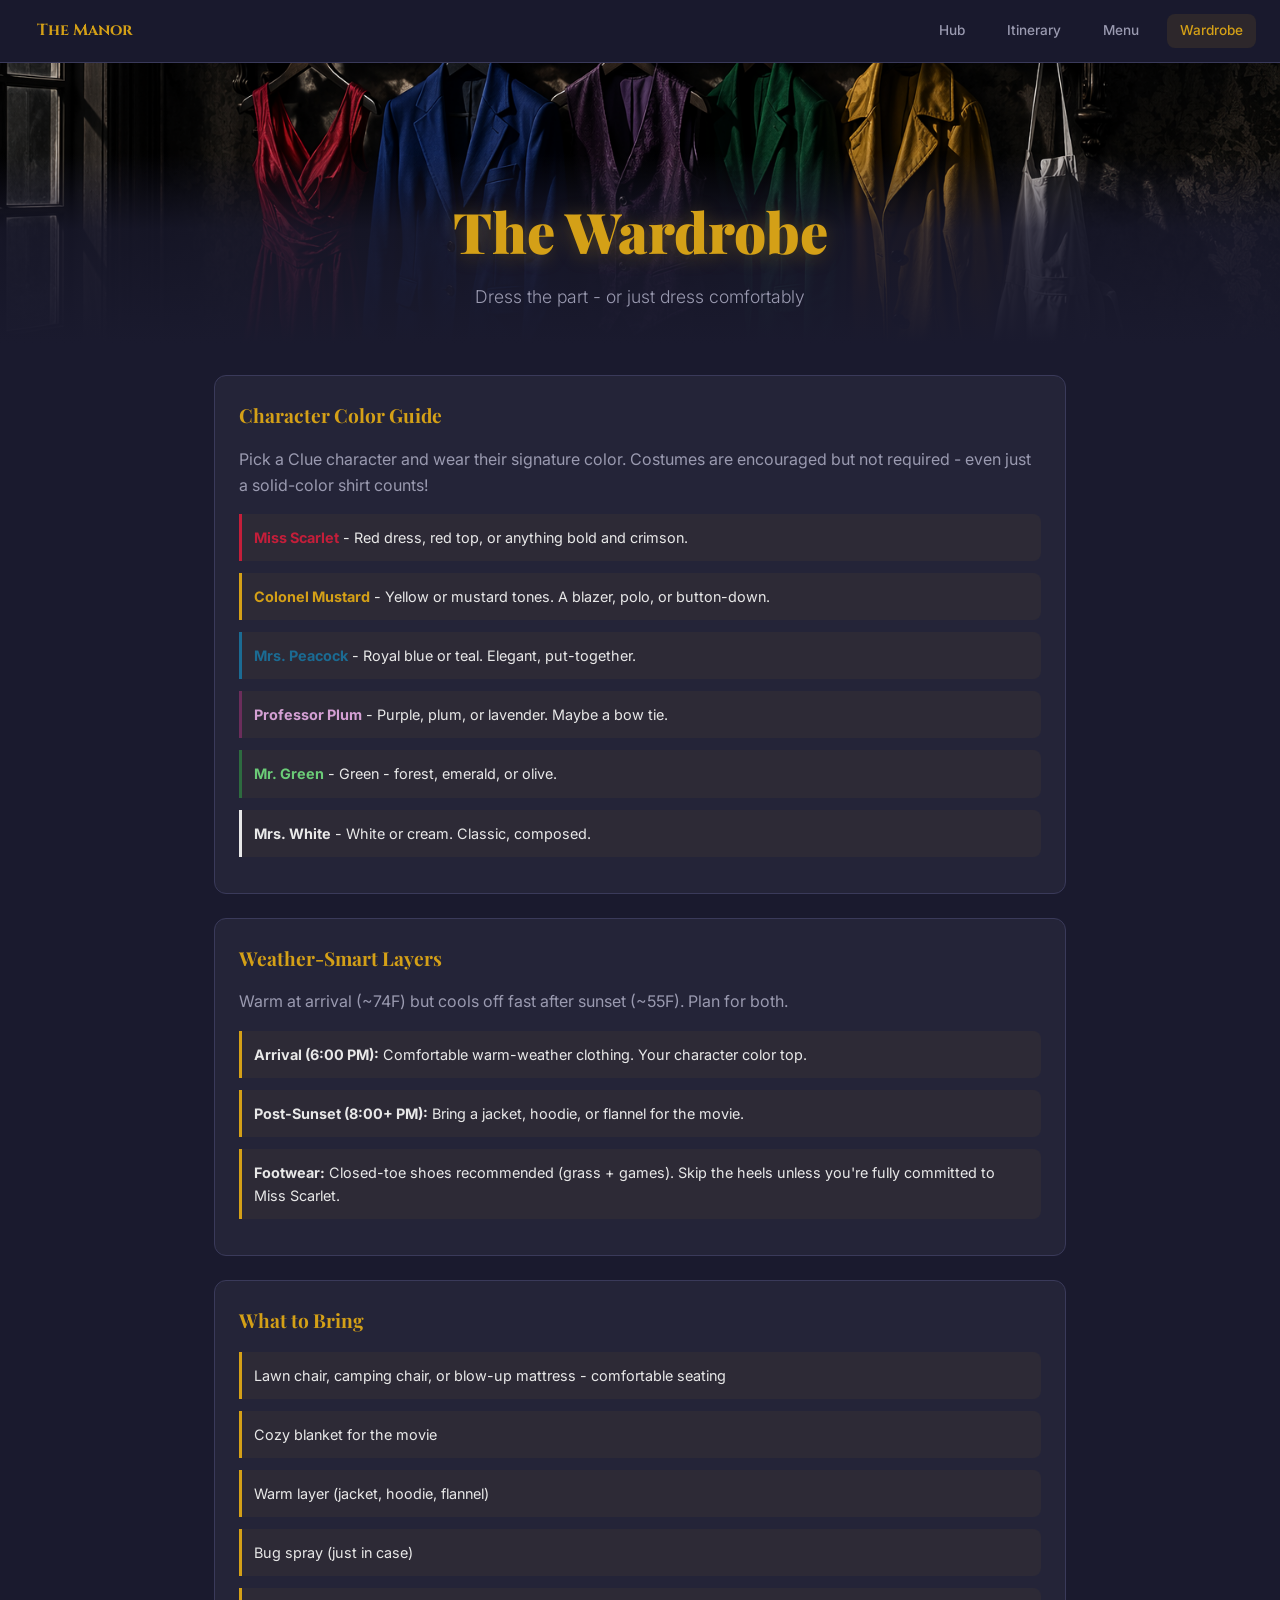
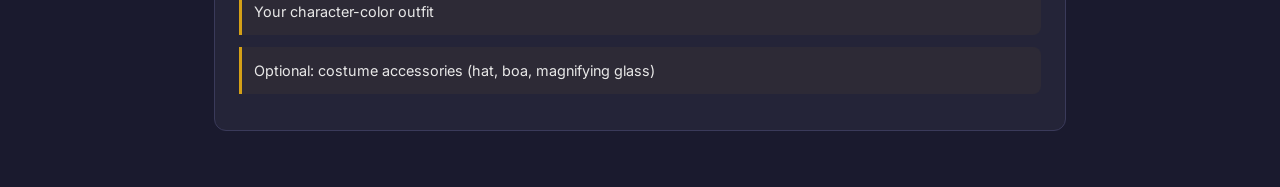
<file: guest/clothing.html>
<!DOCTYPE html>
<html lang="en">
<head>
  <meta charset="UTF-8">
  <meta name="viewport" content="width=device-width, initial-scale=1.0">
  <title>Wardrobe - Mystery at the Manor</title>
  <link rel="stylesheet" href="../styles.css">
</head>
<body>
  <nav class="top-nav">
    <a href="../index.html" class="nav-brand">The Manor</a>
    <a href="index.html">Hub</a>
    <a href="itinerary.html">Itinerary</a>
    <a href="menu.html">Menu</a>
    <a href="clothing.html" class="active">Wardrobe</a>
  </nav>

  <header class="page-header" style="position:relative; overflow:hidden; padding:0;">
    <img src="../assets/clothing-header.png" alt="Garments in Clue character colors on a Victorian coat rack" style="width:100%; height:280px; object-fit:cover; display:block;">
    <div style="position:absolute; bottom:0; left:0; right:0; padding:2rem 1.5rem; background:linear-gradient(to top, var(--bg) 0%, rgba(26,26,46,0.8) 60%, transparent 100%);">
      <h1>The Wardrobe</h1>
      <p class="subtitle">Dress the part - or just dress comfortably</p>
    </div>
  </header>

  <div class="container">

    <div class="clothing-card">
      <h3>Character Color Guide</h3>
      <p class="text-muted mb-2">Pick a Clue character and wear their signature color. Costumes are encouraged but not required - even just a solid-color shirt counts!</p>

      <div class="outfit-suggestion" style="border-left-color: #C41E3A;">
        <strong style="color:#C41E3A;">Miss Scarlet</strong> - Red dress, red top, or anything bold and crimson.
      </div>
      <div class="outfit-suggestion" style="border-left-color: #D4A017;">
        <strong style="color:#D4A017;">Colonel Mustard</strong> - Yellow or mustard tones. A blazer, polo, or button-down.
      </div>
      <div class="outfit-suggestion" style="border-left-color: #1B6B93;">
        <strong style="color:#1B6B93;">Mrs. Peacock</strong> - Royal blue or teal. Elegant, put-together.
      </div>
      <div class="outfit-suggestion" style="border-left-color: #6B2D5B;">
        <strong style="color:#D4A0D4;">Professor Plum</strong> - Purple, plum, or lavender. Maybe a bow tie.
      </div>
      <div class="outfit-suggestion" style="border-left-color: #2D6B3F;">
        <strong style="color:#6BCB77;">Mr. Green</strong> - Green - forest, emerald, or olive.
      </div>
      <div class="outfit-suggestion" style="border-left-color: #E8E8E8;">
        <strong>Mrs. White</strong> - White or cream. Classic, composed.
      </div>
    </div>

    <div class="clothing-card">
      <h3>Weather-Smart Layers</h3>
      <p class="text-muted mb-2">Warm at arrival (~74F) but cools off fast after sunset (~55F). Plan for both.</p>

      <div class="outfit-suggestion">
        <strong>Arrival (6:00 PM):</strong> Comfortable warm-weather clothing. Your character color top.
      </div>
      <div class="outfit-suggestion">
        <strong>Post-Sunset (8:00+ PM):</strong> Bring a jacket, hoodie, or flannel for the movie.
      </div>
      <div class="outfit-suggestion">
        <strong>Footwear:</strong> Closed-toe shoes recommended (grass + games). Skip the heels unless you're fully committed to Miss Scarlet.
      </div>
    </div>

    <div class="clothing-card">
      <h3>What to Bring</h3>
      <div class="outfit-suggestion">Lawn chair, camping chair, or blow-up mattress - comfortable seating</div>
      <div class="outfit-suggestion">Cozy blanket for the movie</div>
      <div class="outfit-suggestion">Warm layer (jacket, hoodie, flannel)</div>
      <div class="outfit-suggestion">Bug spray (just in case)</div>
      <div class="outfit-suggestion">Your character-color outfit</div>
      <div class="outfit-suggestion">Optional: costume accessories (hat, boa, magnifying glass)</div>
    </div>

  </div>
</body>
</html>
</file>
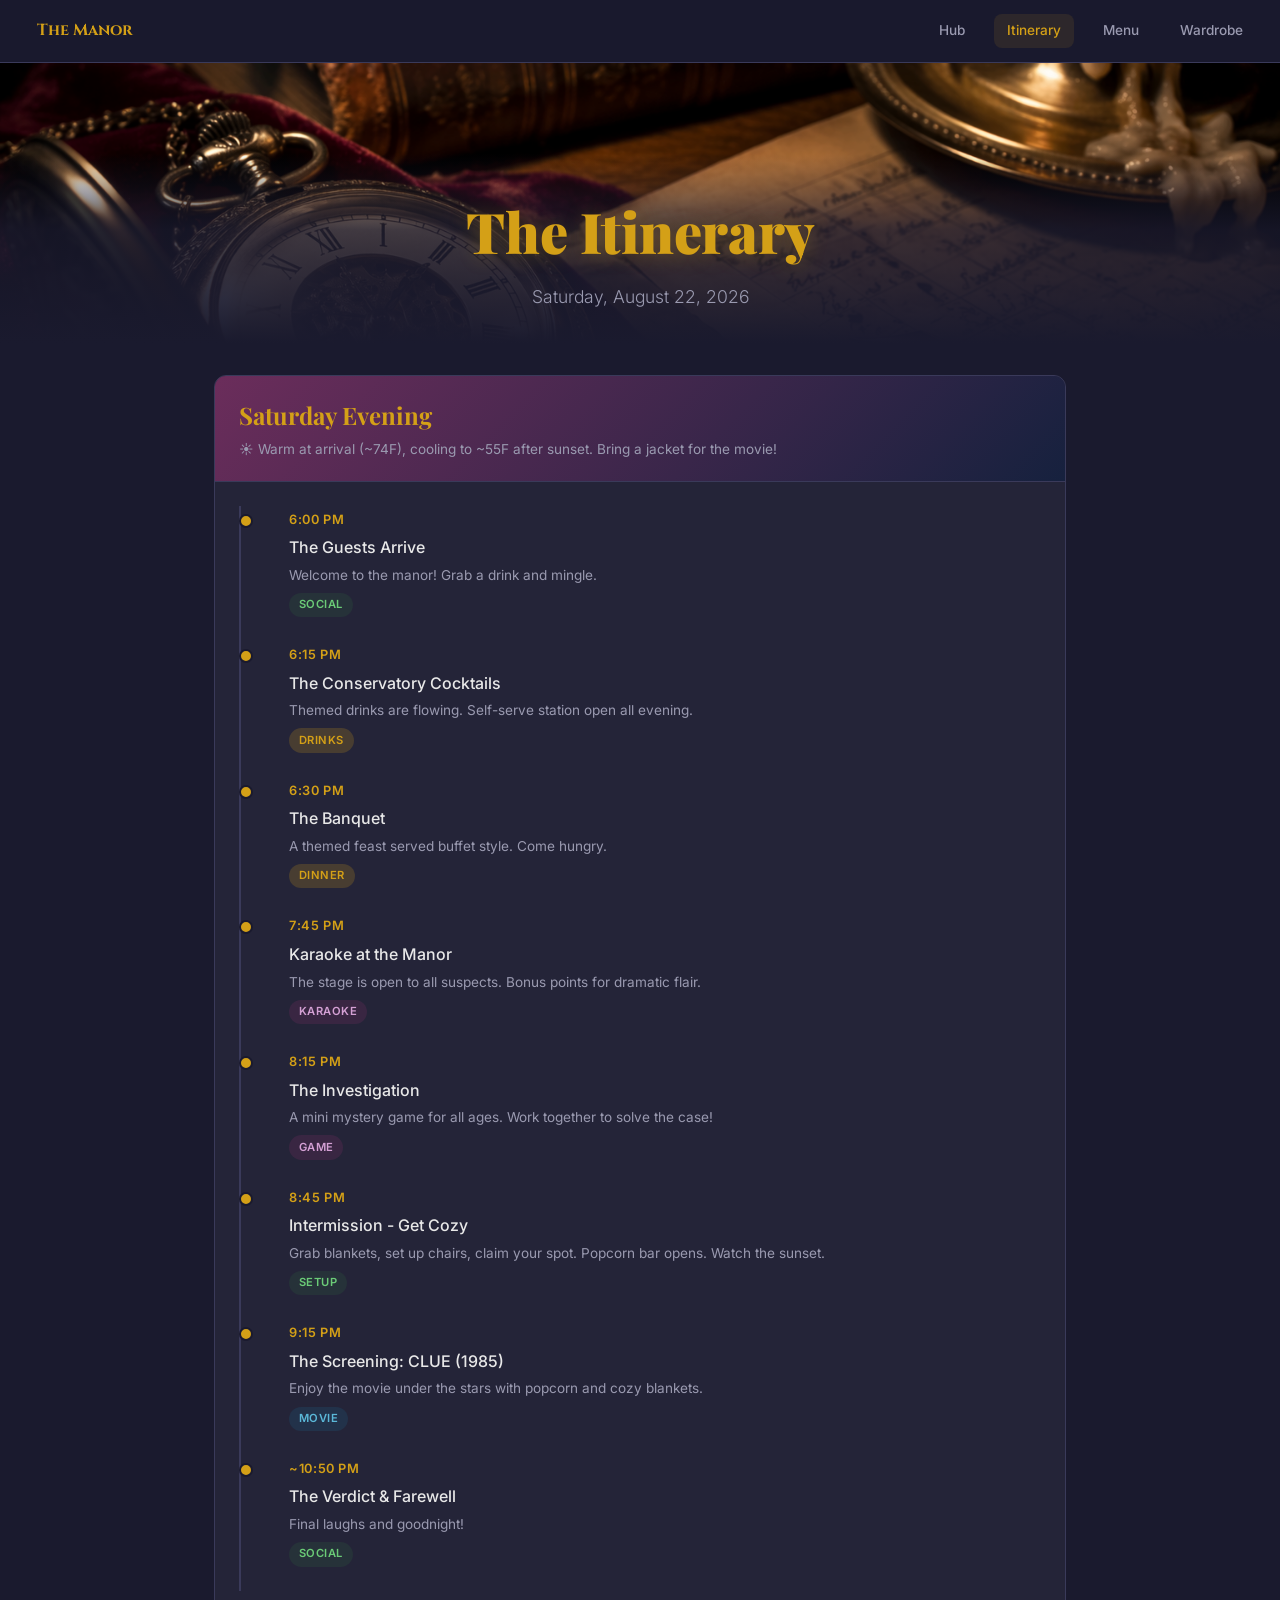
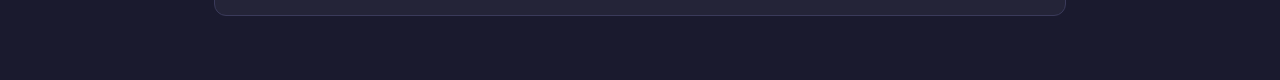
<file: guest/itinerary.html>
<!DOCTYPE html>
<html lang="en">
<head>
  <meta charset="UTF-8">
  <meta name="viewport" content="width=device-width, initial-scale=1.0">
  <title>Itinerary - Mystery at the Manor</title>
  <link rel="stylesheet" href="../styles.css">
</head>
<body>
  <nav class="top-nav">
    <a href="../index.html" class="nav-brand">The Manor</a>
    <a href="index.html">Hub</a>
    <a href="itinerary.html" class="active">Itinerary</a>
    <a href="menu.html">Menu</a>
    <a href="clothing.html">Wardrobe</a>
  </nav>

  <header class="page-header" style="position:relative; overflow:hidden; padding:0;">
    <img src="../assets/itinerary-header.png" alt="Antique pocket watch with schedule" style="width:100%; height:280px; object-fit:cover; display:block;">
    <div style="position:absolute; bottom:0; left:0; right:0; padding:2rem 1.5rem; background:linear-gradient(to top, var(--bg) 0%, rgba(26,26,46,0.8) 60%, transparent 100%);">
      <h1>The Itinerary</h1>
      <p class="subtitle">Saturday, August 22, 2026</p>
    </div>
  </header>

  <div class="container">
    <div class="day-card">
      <div class="day-header">
        <h2>Saturday Evening</h2>
        <p class="weather-note">&#9728;&#65039; Warm at arrival (~74F), cooling to ~55F after sunset. Bring a jacket for the movie!</p>
      </div>
      <div class="day-body">
        <div class="timeline">

          <div class="timeline-item">
            <span class="time">6:00 PM</span>
            <p class="event">The Guests Arrive</p>
            <p class="event-detail">Welcome to the manor! Grab a drink and mingle.</p>
            <span class="tag tag-social">Social</span>
          </div>

          <div class="timeline-item">
            <span class="time">6:15 PM</span>
            <p class="event">The Conservatory Cocktails</p>
            <p class="event-detail">Themed drinks are flowing. Self-serve station open all evening.</p>
            <span class="tag tag-meal">Drinks</span>
          </div>

          <div class="timeline-item">
            <span class="time">6:30 PM</span>
            <p class="event">The Banquet</p>
            <p class="event-detail">A themed feast served buffet style. Come hungry.</p>
            <span class="tag tag-meal">Dinner</span>
          </div>

          <div class="timeline-item">
            <span class="time">7:45 PM</span>
            <p class="event">Karaoke at the Manor</p>
            <p class="event-detail">The stage is open to all suspects. Bonus points for dramatic flair.</p>
            <span class="tag tag-activity">Karaoke</span>
          </div>

          <div class="timeline-item">
            <span class="time">8:15 PM</span>
            <p class="event">The Investigation</p>
            <p class="event-detail">A mini mystery game for all ages. Work together to solve the case!</p>
            <span class="tag tag-activity">Game</span>
          </div>

          <div class="timeline-item">
            <span class="time">8:45 PM</span>
            <p class="event">Intermission - Get Cozy</p>
            <p class="event-detail">Grab blankets, set up chairs, claim your spot. Popcorn bar opens. Watch the sunset.</p>
            <span class="tag tag-social">Setup</span>
          </div>

          <div class="timeline-item">
            <span class="time">9:15 PM</span>
            <p class="event">The Screening: CLUE (1985)</p>
            <p class="event-detail">Enjoy the movie under the stars with popcorn and cozy blankets.</p>
            <span class="tag tag-movie">Movie</span>
          </div>

          <div class="timeline-item">
            <span class="time">~10:50 PM</span>
            <p class="event">The Verdict &amp; Farewell</p>
            <p class="event-detail">Final laughs and goodnight!</p>
            <span class="tag tag-social">Social</span>
          </div>

        </div>
      </div>
    </div>
  </div>
</body>
</html>
</file>
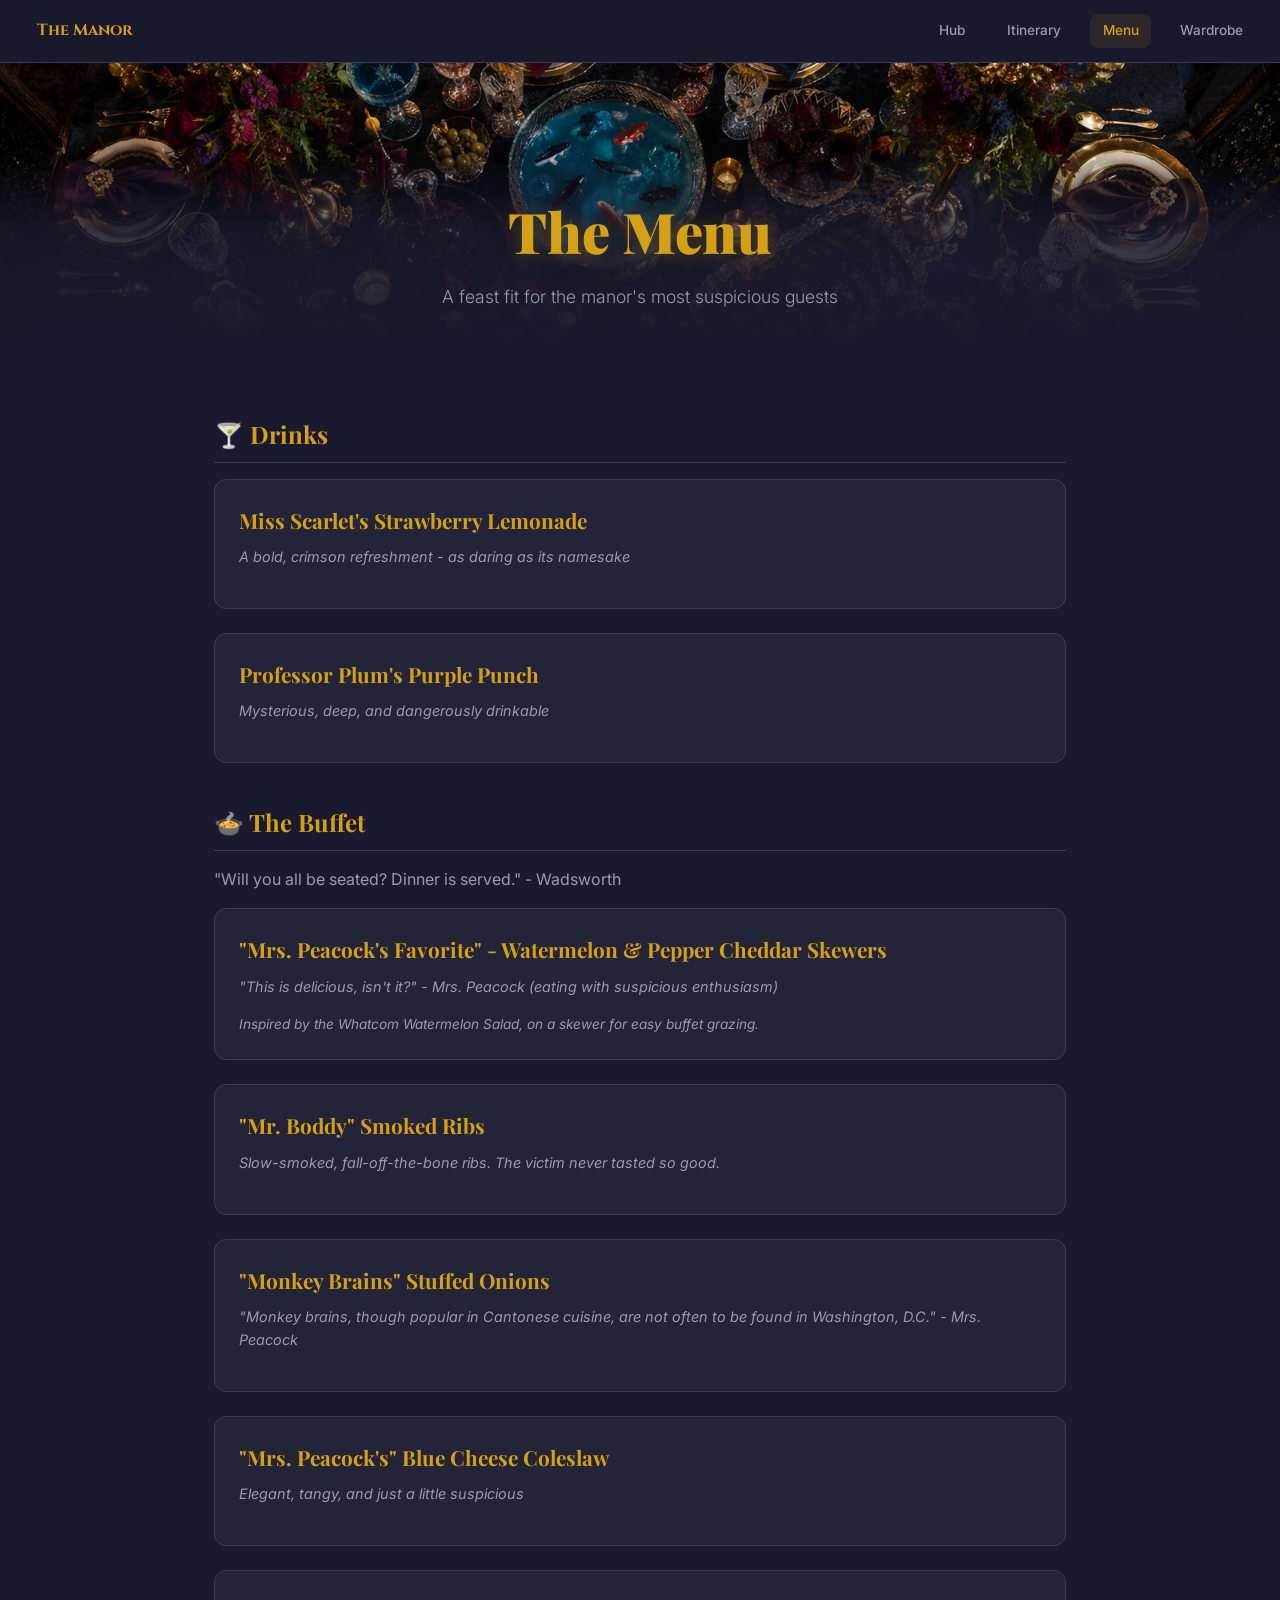
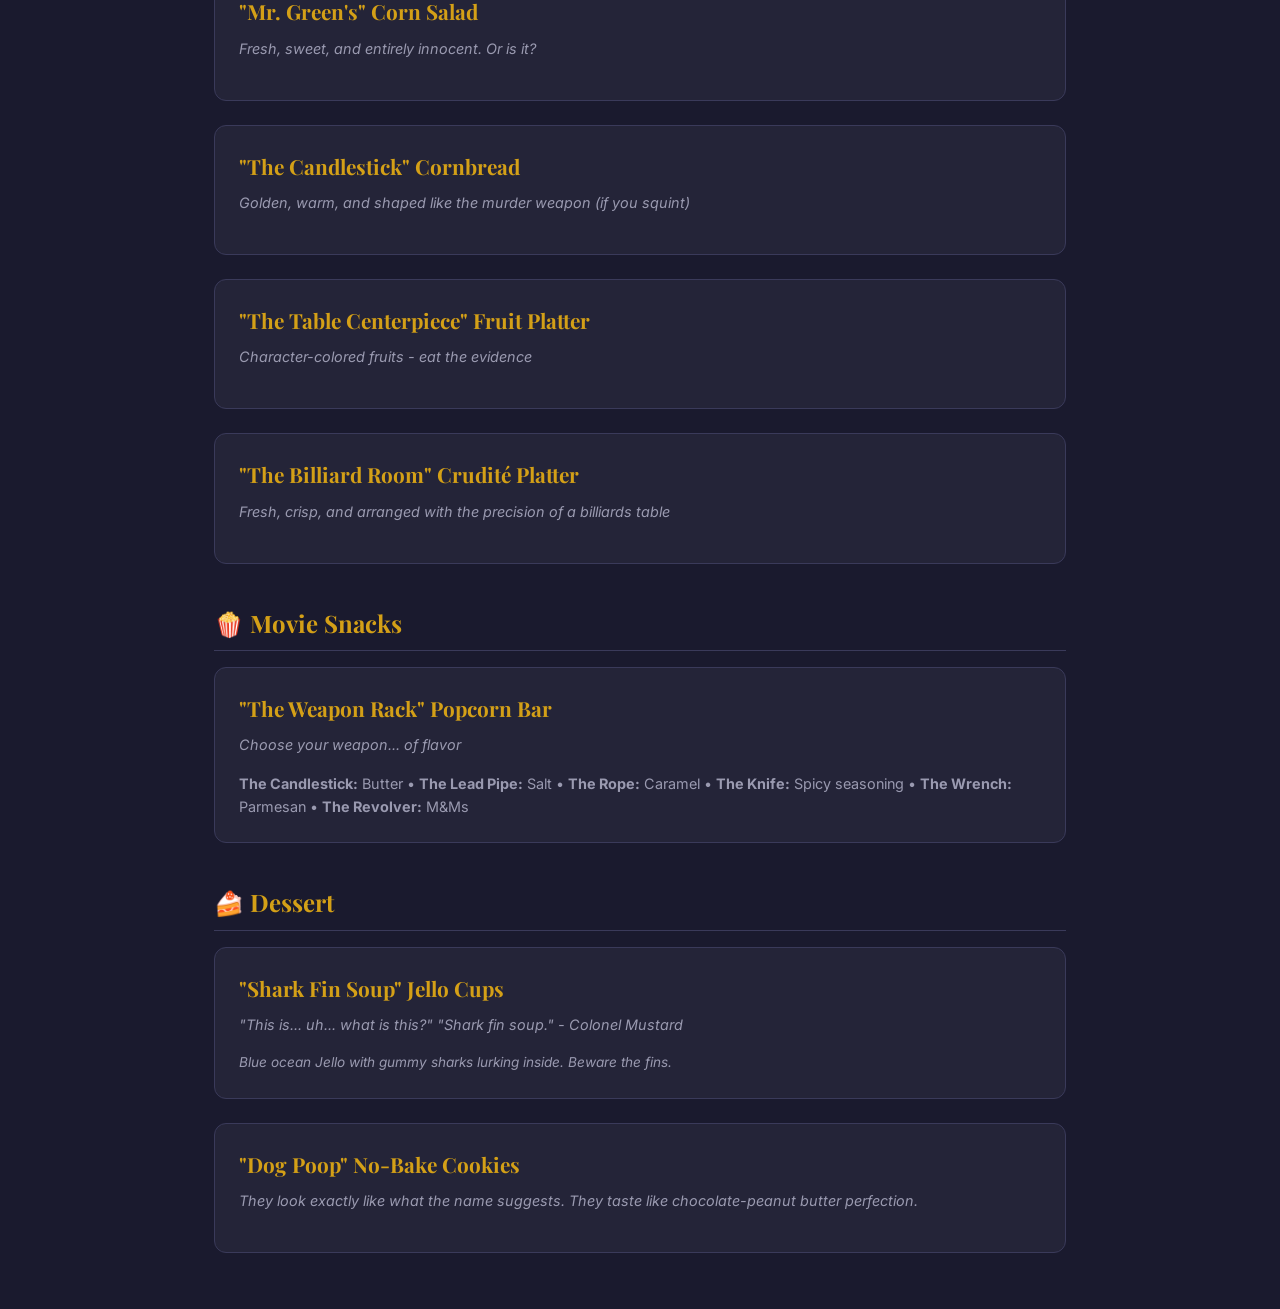
<file: guest/menu.html>
<!DOCTYPE html>
<html lang="en">
<head>
  <meta charset="UTF-8">
  <meta name="viewport" content="width=device-width, initial-scale=1.0">
  <title>Menu - Mystery at the Manor</title>
  <link rel="stylesheet" href="../styles.css">
</head>
<body>
  <nav class="top-nav">
    <a href="../index.html" class="nav-brand">The Manor</a>
    <a href="index.html">Hub</a>
    <a href="itinerary.html">Itinerary</a>
    <a href="menu.html" class="active">Menu</a>
    <a href="clothing.html">Wardrobe</a>
  </nav>

  <header class="page-header" style="position:relative; overflow:hidden; padding:0;">
    <img src="../assets/meals-header.png" alt="Dramatic dinner party table" style="width:100%; height:280px; object-fit:cover; display:block;">
    <div style="position:absolute; bottom:0; left:0; right:0; padding:2rem 1.5rem; background:linear-gradient(to top, var(--bg) 0%, rgba(26,26,46,0.8) 60%, transparent 100%);">
      <h1>The Menu</h1>
      <p class="subtitle">A feast fit for the manor's most suspicious guests</p>
    </div>
  </header>

  <div class="container">

    <h2 class="section-heading">&#127864; Drinks</h2>
    <div class="recipe-card">
      <h3>Miss Scarlet's Strawberry Lemonade</h3>
      <p class="recipe-subtitle">A bold, crimson refreshment - as daring as its namesake</p>
    </div>
    <div class="recipe-card">
      <h3>Professor Plum's Purple Punch</h3>
      <p class="recipe-subtitle">Mysterious, deep, and dangerously drinkable</p>
    </div>

    <h2 class="section-heading">&#127858; The Buffet</h2>
    <p class="text-muted mb-2">"Will you all be seated? Dinner is served." - Wadsworth</p>
    <div class="recipe-card">
      <h3>"Mrs. Peacock's Favorite" - Watermelon &amp; Pepper Cheddar Skewers</h3>
      <p class="recipe-subtitle">"This is delicious, isn't it?" - Mrs. Peacock (eating with suspicious enthusiasm)</p>
      <p class="mt-1 text-muted" style="font-size:0.85rem;"><em>Inspired by the Whatcom Watermelon Salad, on a skewer for easy buffet grazing.</em></p>
    </div>

    <div class="recipe-card">
      <h3>"Mr. Boddy" Smoked Ribs</h3>
      <p class="recipe-subtitle">Slow-smoked, fall-off-the-bone ribs. The victim never tasted so good.</p>
    </div>
    <div class="recipe-card">
      <h3>"Monkey Brains" Stuffed Onions</h3>
      <p class="recipe-subtitle">"Monkey brains, though popular in Cantonese cuisine, are not often to be found in Washington, D.C." - Mrs. Peacock</p>
    </div>
    <div class="recipe-card">
      <h3>"Mrs. Peacock's" Blue Cheese Coleslaw</h3>
      <p class="recipe-subtitle">Elegant, tangy, and just a little suspicious</p>
    </div>
    <div class="recipe-card">
      <h3>"Mr. Green's" Corn Salad</h3>
      <p class="recipe-subtitle">Fresh, sweet, and entirely innocent. Or is it?</p>
    </div>
    <div class="recipe-card">
      <h3>"The Candlestick" Cornbread</h3>
      <p class="recipe-subtitle">Golden, warm, and shaped like the murder weapon (if you squint)</p>
    </div>
    <div class="recipe-card">
      <h3>"The Table Centerpiece" Fruit Platter</h3>
      <p class="recipe-subtitle">Character-colored fruits - eat the evidence</p>
    </div>
    <div class="recipe-card">
      <h3>"The Billiard Room" Crudit&#233; Platter</h3>
      <p class="recipe-subtitle">Fresh, crisp, and arranged with the precision of a billiards table</p>
    </div>

    <h2 class="section-heading">&#127871; Movie Snacks</h2>
    <div class="recipe-card">
      <h3>"The Weapon Rack" Popcorn Bar</h3>
      <p class="recipe-subtitle">Choose your weapon... of flavor</p>
      <p class="mt-1" style="font-size:0.9rem; color:var(--text-muted);">
        <strong>The Candlestick:</strong> Butter &bull;
        <strong>The Lead Pipe:</strong> Salt &bull;
        <strong>The Rope:</strong> Caramel &bull;
        <strong>The Knife:</strong> Spicy seasoning &bull;
        <strong>The Wrench:</strong> Parmesan &bull;
        <strong>The Revolver:</strong> M&amp;Ms
      </p>
    </div>

    <h2 class="section-heading">&#127856; Dessert</h2>
    <div class="recipe-card">
      <h3>"Shark Fin Soup" Jello Cups</h3>
      <p class="recipe-subtitle">"This is... uh... what is this?" "Shark fin soup." - Colonel Mustard</p>
      <p class="mt-1 text-muted" style="font-size:0.85rem;"><em>Blue ocean Jello with gummy sharks lurking inside. Beware the fins.</em></p>
    </div>
    <div class="recipe-card">
      <h3>"Dog Poop" No-Bake Cookies</h3>
      <p class="recipe-subtitle">They look exactly like what the name suggests. They taste like chocolate-peanut butter perfection.</p>
    </div>

  </div>
</body>
</html>
</file>
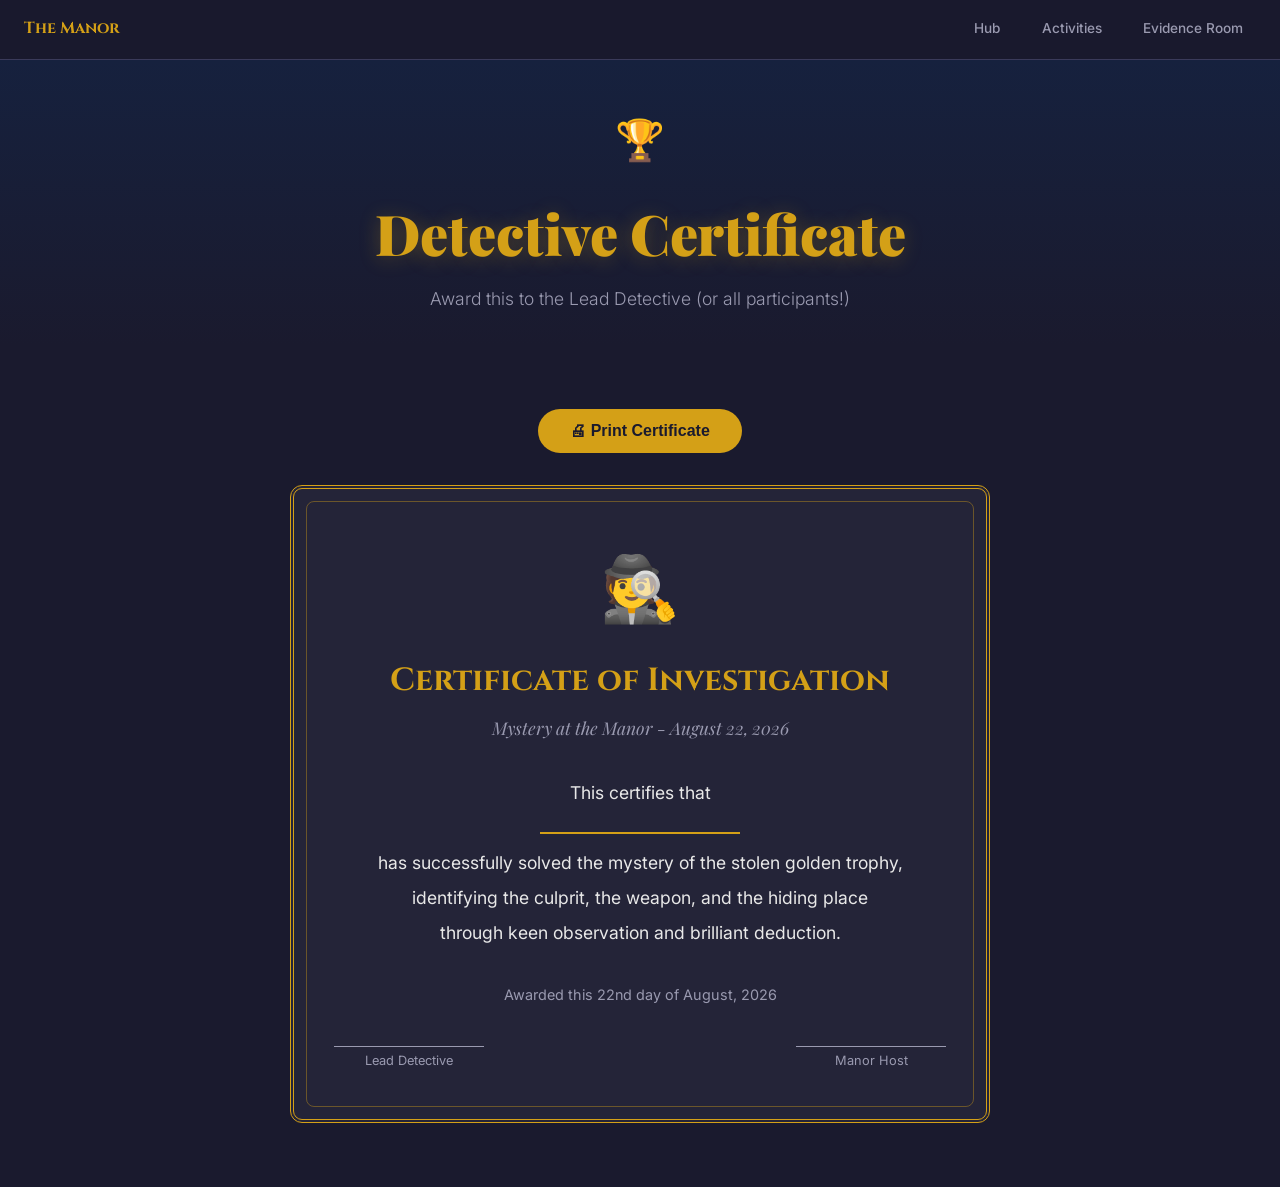
<file: printables/certificate.html>
<!DOCTYPE html>
<html lang="en">
<head>
  <meta charset="UTF-8">
  <meta name="viewport" content="width=device-width, initial-scale=1.0">
  <title>Detective Certificate - Mystery at the Manor</title>
  <link rel="stylesheet" href="../styles.css">
  <style>
    .certificate {
      max-width: 700px;
      margin: 2rem auto;
      border: 4px double var(--accent);
      border-radius: var(--radius);
      padding: 3rem 2.5rem;
      text-align: center;
      background: var(--card-bg);
      position: relative;
    }

    .certificate::before {
      content: '';
      position: absolute;
      top: 12px;
      left: 12px;
      right: 12px;
      bottom: 12px;
      border: 1px solid var(--accent);
      border-radius: 8px;
      pointer-events: none;
      opacity: 0.4;
    }

    .certificate .cert-icon {
      font-size: 4rem;
      margin-bottom: 1rem;
    }

    .certificate h2 {
      font-family: 'Cinzel', serif;
      font-size: 2rem;
      color: var(--accent);
      margin-bottom: 0.5rem;
    }

    .certificate .cert-subtitle {
      font-family: 'Playfair Display', serif;
      font-size: 1.1rem;
      color: var(--text-muted);
      font-style: italic;
      margin-bottom: 2rem;
    }

    .certificate .cert-body {
      font-size: 1.1rem;
      line-height: 2;
    }

    .certificate .name-line {
      display: inline-block;
      border-bottom: 2px solid var(--accent);
      min-width: 200px;
      margin: 0 0.5rem;
      padding-bottom: 2px;
    }

    .certificate .cert-date {
      margin-top: 2rem;
      font-size: 0.9rem;
      color: var(--text-muted);
    }

    .certificate .cert-footer {
      margin-top: 2.5rem;
      display: flex;
      justify-content: space-between;
      align-items: flex-end;
    }

    .certificate .signature-line {
      border-top: 1px solid var(--text-muted);
      width: 150px;
      padding-top: 0.25rem;
      font-size: 0.8rem;
      color: var(--text-muted);
    }

    .print-btn {
      display: block;
      margin: 2rem auto;
      padding: 0.8rem 2rem;
      background: var(--accent);
      color: var(--bg);
      border: none;
      border-radius: 30px;
      font-size: 1rem;
      font-weight: 700;
      cursor: pointer;
      transition: all 0.3s;
    }

    .print-btn:hover {
      background: var(--accent-light);
      transform: scale(1.05);
    }

    @media print {
      .top-nav, .print-btn { display: none; }
      body { background: white; }
      .certificate {
        background: white;
        border-color: #8B6914;
      }
      .certificate h2, .certificate .name-line { color: #8B6914; }
      .certificate .cert-body { color: #1a1a1a; }
    }
  </style>
</head>
<body>
  <nav class="top-nav">
    <span class="nav-brand">The Manor</span>
    <a href="../event-hub.html">Hub</a>
    <a href="../activities.html">Activities</a>
    <a href="index.html">Evidence Room</a>
  </nav>

  <header class="page-header">
    <div class="emblem">&#127942;</div>
    <h1>Detective Certificate</h1>
    <p class="subtitle">Award this to the Lead Detective (or all participants!)</p>
  </header>

  <div class="container">
    <button class="print-btn" onclick="window.print()" aria-label="Print certificate">&#128424; Print Certificate</button>

    <div class="certificate">
      <div class="cert-icon">&#128373;</div>
      <h2>Certificate of Investigation</h2>
      <p class="cert-subtitle">Mystery at the Manor - August 22, 2026</p>

      <div class="cert-body">
        <p>This certifies that</p>
        <p><span class="name-line"></span></p>
        <p>has successfully solved the mystery of the stolen golden trophy,</p>
        <p>identifying the culprit, the weapon, and the hiding place</p>
        <p>through keen observation and brilliant deduction.</p>
      </div>

      <p class="cert-date">Awarded this 22nd day of August, 2026</p>

      <div class="cert-footer">
        <div class="signature-line">Lead Detective</div>
        <div class="signature-line">Manor Host</div>
      </div>
    </div>
  </div>
</body>
</html>
</file>
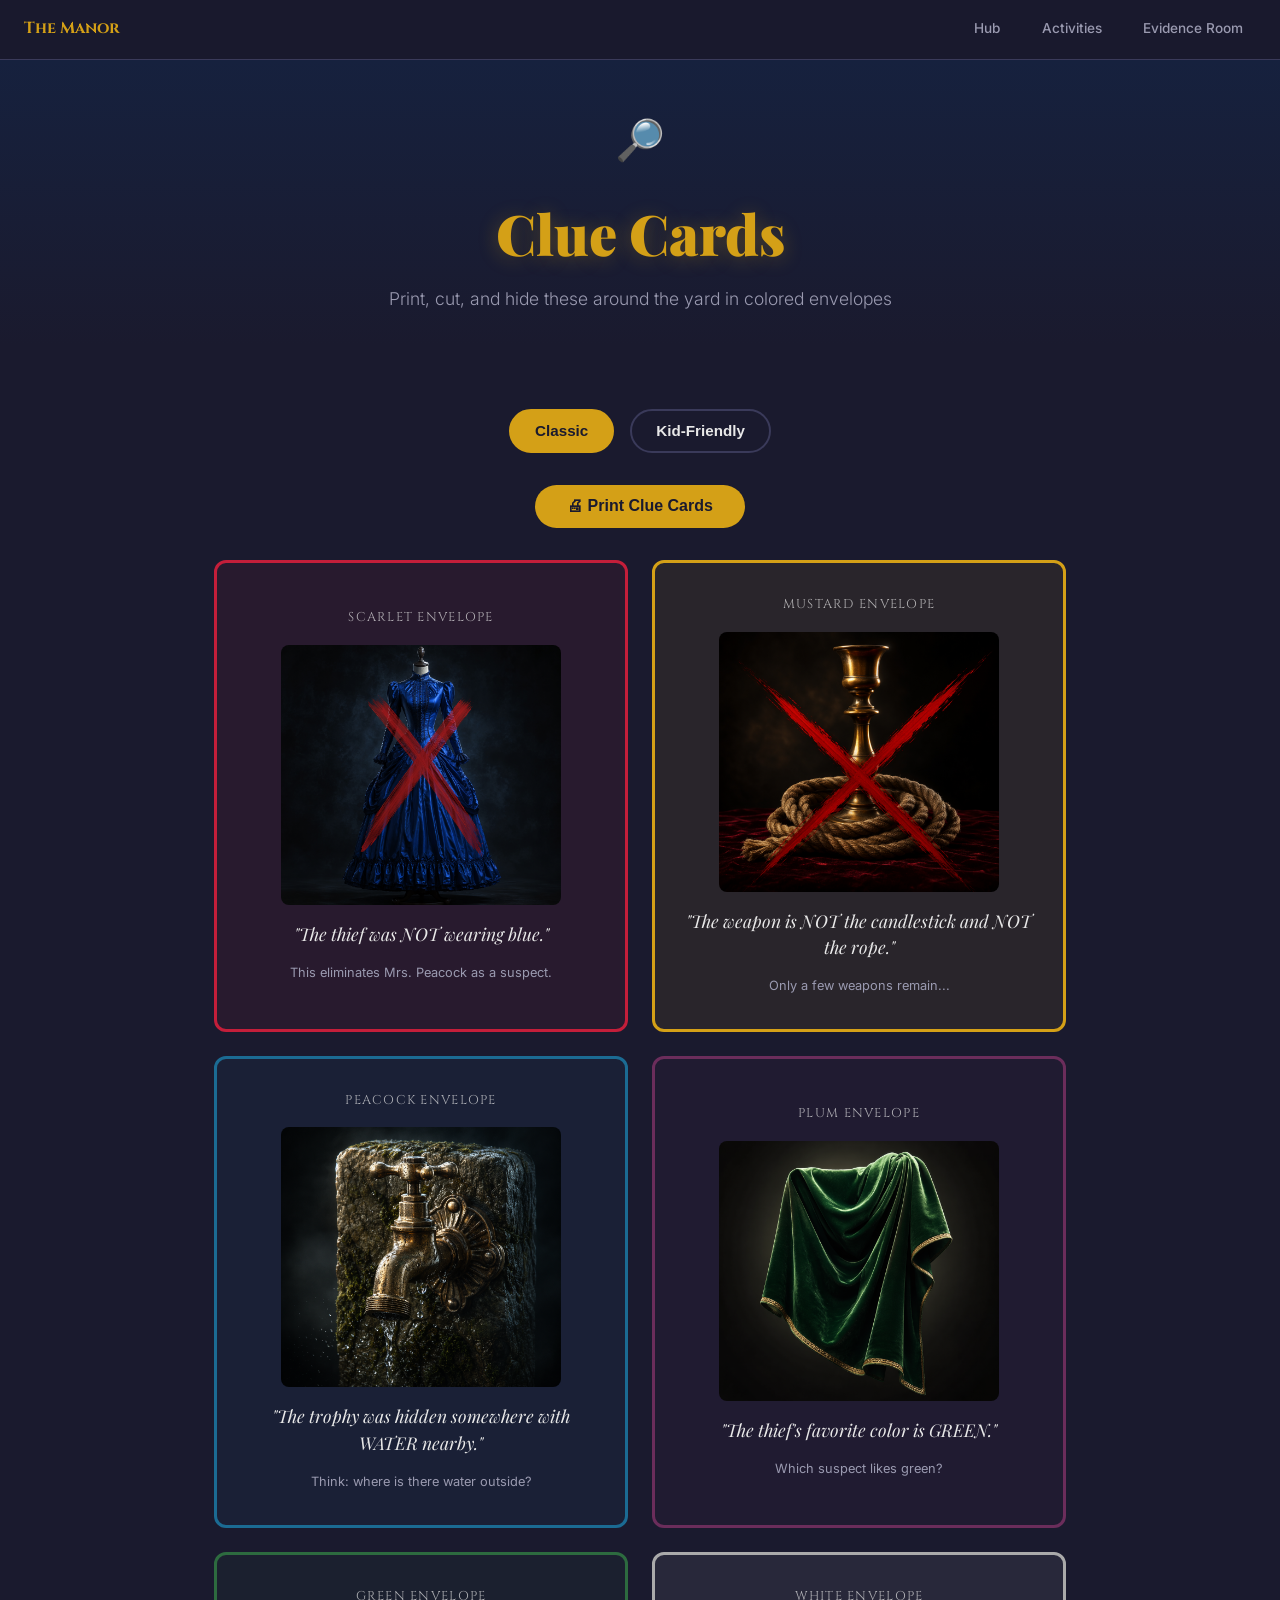
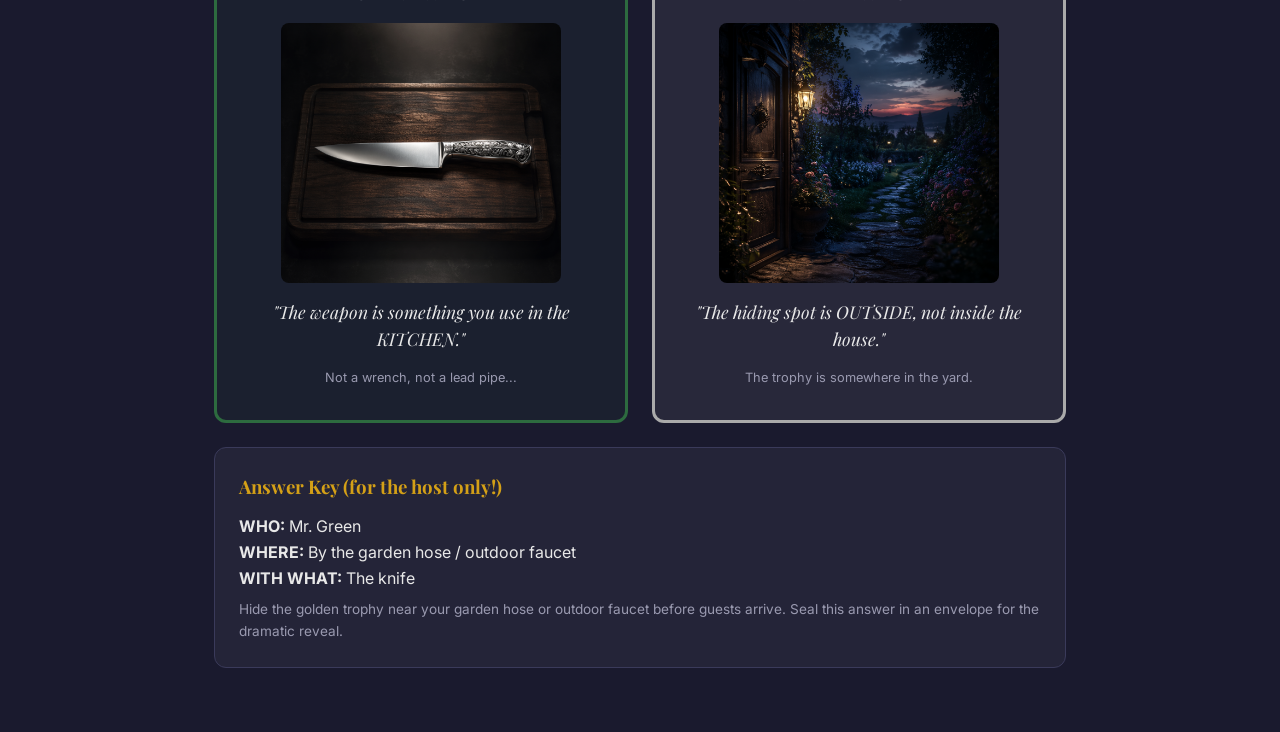
<file: printables/clue-cards.html>
<!DOCTYPE html>
<html lang="en">
<head>
  <meta charset="UTF-8">
  <meta name="viewport" content="width=device-width, initial-scale=1.0">
  <title>Clue Cards - Mystery at the Manor</title>
  <link rel="stylesheet" href="../styles.css">
  <style>
    .version-toggle {
      display: flex;
      justify-content: center;
      gap: 1rem;
      margin: 2rem 0;
    }

    .version-btn {
      padding: 0.7rem 1.5rem;
      background: transparent;
      color: var(--text);
      border: 2px solid var(--border);
      border-radius: 30px;
      font-size: 0.95rem;
      font-weight: 600;
      cursor: pointer;
      transition: all 0.3s;
    }

    .version-btn.active {
      background: var(--accent);
      color: var(--bg);
      border-color: var(--accent);
    }

    .version-btn:hover:not(.active) {
      border-color: var(--accent);
      color: var(--accent);
    }

    .clue-version { display: none; }
    .clue-version.active { display: block; }

    .clue-grid {
      display: grid;
      grid-template-columns: repeat(auto-fit, minmax(280px, 1fr));
      gap: 1.5rem;
      margin-top: 2rem;
    }

    .clue-card {
      border: 3px solid var(--border);
      border-radius: var(--radius);
      padding: 2rem 1.5rem;
      text-align: center;
      position: relative;
      min-height: 220px;
      display: flex;
      flex-direction: column;
      align-items: center;
      justify-content: center;
    }

    .clue-card.scarlet { border-color: #C41E3A; background: rgba(196, 30, 58, 0.08); }
    .clue-card.mustard { border-color: #D4A017; background: rgba(212, 160, 23, 0.08); }
    .clue-card.peacock { border-color: #1B6B93; background: rgba(27, 107, 147, 0.08); }
    .clue-card.plum { border-color: #6B2D5B; background: rgba(107, 45, 91, 0.08); }
    .clue-card.green { border-color: #2D6B3F; background: rgba(45, 107, 63, 0.08); }
    .clue-card.white-card { border-color: #AAAAAA; background: rgba(200, 200, 200, 0.08); }

    .clue-card .clue-label {
      font-family: 'Cinzel', serif;
      font-size: 0.8rem;
      text-transform: uppercase;
      letter-spacing: 0.1em;
      margin-bottom: 1rem;
      opacity: 0.7;
    }

    .clue-card .clue-icon {
      font-size: 3rem;
      margin-bottom: 1rem;
    }

    .clue-card .clue-text {
      font-family: 'Playfair Display', serif;
      font-size: 1.1rem;
      font-style: italic;
      line-height: 1.5;
    }

    .clue-card .clue-hint {
      font-size: 0.8rem;
      color: var(--text-muted);
      margin-top: 1rem;
    }

    .clue-card img {
      width: 100%;
      max-width: 280px;
      height: 260px;
      object-fit: cover;
      border-radius: 8px;
      margin-bottom: 1rem;
    }

    .print-btn {
      display: block;
      margin: 2rem auto;
      padding: 0.8rem 2rem;
      background: var(--accent);
      color: var(--bg);
      border: none;
      border-radius: 30px;
      font-size: 1rem;
      font-weight: 700;
      cursor: pointer;
      transition: all 0.3s;
    }

    .print-btn:hover {
      background: var(--accent-light);
      transform: scale(1.05);
    }

    @media print {
      .top-nav, .print-btn, .page-header, .version-toggle, .answer-key { display: none !important; height: 0 !important; overflow: hidden !important; margin: 0 !important; padding: 0 !important; }
      body { background: white; color: #1a1a1a; margin: 0; padding: 0; }
      .container { padding: 0; margin: 0; max-width: none; }
      .clue-version { display: none !important; }
      .clue-version.active { display: block !important; }
      .clue-grid { display: block; margin: 0; padding: 0; }
      .clue-card {
        border-width: 3px;
        page-break-before: always;
        page-break-inside: avoid;
        width: 6in;
        height: 4in;
        min-height: unset;
        max-width: 6in;
        margin: 0 auto;
        padding: 0.5in;
        box-sizing: border-box;
        display: flex;
        flex-direction: column;
        align-items: center;
        justify-content: center;
      }
      .clue-card .clue-text { color: #1a1a1a; font-size: 1.1rem; }
      .clue-card .clue-label { font-size: 0.9rem; margin-bottom: 0.5rem; }
      .clue-card .clue-hint { font-size: 0.85rem; margin-top: 0.5rem; }
      .clue-card img {
        max-width: 3in;
        max-height: 2.2in;
        height: auto;
        width: auto;
        object-fit: contain;
      }

      @page {
        size: 6in 4in;
        margin: 0;
      }
    }
  </style>
</head>
<body>
  <nav class="top-nav">
    <span class="nav-brand">The Manor</span>
    <a href="../event-hub.html">Hub</a>
    <a href="../activities.html">Activities</a>
    <a href="index.html">Evidence Room</a>
  </nav>

  <header class="page-header">
    <div class="emblem">&#128270;</div>
    <h1>Clue Cards</h1>
    <p class="subtitle">Print, cut, and hide these around the yard in colored envelopes</p>
  </header>

  <div class="container">
    <div class="version-toggle">
      <button class="version-btn active" onclick="switchVersion('classic')" aria-label="Classic version">Classic</button>
      <button class="version-btn" onclick="switchVersion('kids')" aria-label="Kid-friendly version">Kid-Friendly</button>
    </div>

    <button class="print-btn" onclick="window.print()" aria-label="Print clue cards">&#128424; Print Clue Cards</button>

    <!-- CLASSIC VERSION -->
    <div id="version-classic" class="clue-version active">
    <div class="clue-grid">
      <div class="clue-card scarlet">
        <div class="clue-label">Scarlet Envelope</div>
        <img src="../assets/clue-scarlet.png" alt="A blue dress with a red X over it">
        <p class="clue-text">"The thief was NOT wearing blue."</p>
        <p class="clue-hint">This eliminates Mrs. Peacock as a suspect.</p>
      </div>

      <div class="clue-card mustard">
        <div class="clue-label">Mustard Envelope</div>
        <img src="../assets/clue-mustard.png" alt="A crossed-out candlestick and rope">
        <p class="clue-text">"The weapon is NOT the candlestick and NOT the rope."</p>
        <p class="clue-hint">Only a few weapons remain...</p>
      </div>

      <div class="clue-card peacock">
        <div class="clue-label">Peacock Envelope</div>
        <img src="../assets/clue-peacock.png" alt="A brass garden faucet with water splashing">
        <p class="clue-text">"The trophy was hidden somewhere with WATER nearby."</p>
        <p class="clue-hint">Think: where is there water outside?</p>
      </div>

      <div class="clue-card plum">
        <div class="clue-label">Plum Envelope</div>
        <img src="../assets/clue-plum.png" alt="A swatch of emerald green velvet fabric">
        <p class="clue-text">"The thief's favorite color is GREEN."</p>
        <p class="clue-hint">Which suspect likes green?</p>
      </div>

      <div class="clue-card green">
        <div class="clue-label">Green Envelope</div>
        <img src="../assets/clue-green.png" alt="A silver kitchen knife on a cutting board">
        <p class="clue-text">"The weapon is something you use in the KITCHEN."</p>
        <p class="clue-hint">Not a wrench, not a lead pipe...</p>
      </div>

      <div class="clue-card white-card">
        <div class="clue-label">White Envelope</div>
        <img src="../assets/clue-white.png" alt="A garden path leading outdoors at twilight">
        <p class="clue-text">"The hiding spot is OUTSIDE, not inside the house."</p>
        <p class="clue-hint">The trophy is somewhere in the yard.</p>
      </div>
    </div>
    </div>

    <!-- KID-FRIENDLY VERSION -->
    <div id="version-kids" class="clue-version">
    <div class="clue-grid">
      <div class="clue-card scarlet">
        <div class="clue-label">Scarlet Envelope</div>
        <img src="../assets/clue-kids-scarlet.png" alt="Cartoon blue dress with a friendly red X">
        <p class="clue-text">"The thief was NOT wearing blue."</p>
        <p class="clue-hint">This eliminates Mrs. Peacock as a suspect.</p>
      </div>

      <div class="clue-card mustard">
        <div class="clue-label">Mustard Envelope</div>
        <img src="../assets/clue-kids-mustard.png" alt="Cartoon candlestick and rope with X marks">
        <p class="clue-text">"The weapon is NOT the candlestick and NOT the rope."</p>
        <p class="clue-hint">Only a few weapons remain...</p>
      </div>

      <div class="clue-card peacock">
        <div class="clue-label">Peacock Envelope</div>
        <img src="../assets/clue-kids-peacock.png" alt="Cartoon garden hose spraying water">
        <p class="clue-text">"The trophy was hidden somewhere with WATER nearby."</p>
        <p class="clue-hint">Think: where is there water outside?</p>
      </div>

      <div class="clue-card plum">
        <div class="clue-label">Plum Envelope</div>
        <img src="../assets/clue-kids-plum.png" alt="Cartoon green paint splotch">
        <p class="clue-text">"The thief's favorite color is GREEN."</p>
        <p class="clue-hint">Which suspect likes green?</p>
      </div>

      <div class="clue-card green">
        <div class="clue-label">Green Envelope</div>
        <img src="../assets/clue-kids-green.png" alt="Cartoon kitchen utensils on a cutting board">
        <p class="clue-text">"The weapon is something you use in the KITCHEN."</p>
        <p class="clue-hint">Not a wrench, not a lead pipe...</p>
      </div>

      <div class="clue-card white-card">
        <div class="clue-label">White Envelope</div>
        <img src="../assets/clue-kids-white.png" alt="Cartoon sunny backyard with tree and flowers">
        <p class="clue-text">"The hiding spot is OUTSIDE, not inside the house."</p>
        <p class="clue-hint">The trophy is somewhere in the yard.</p>
      </div>
    </div>
    </div>

    <div class="day-card mt-3 answer-key">
      <div class="day-body">
        <h3 style="color:var(--accent); font-family:'Playfair Display',serif; margin-bottom:0.75rem;">Answer Key (for the host only!)</h3>
        <p><strong>WHO:</strong> Mr. Green</p>
        <p><strong>WHERE:</strong> By the garden hose / outdoor faucet</p>
        <p><strong>WITH WHAT:</strong> The knife</p>
        <p class="mt-1 text-muted" style="font-size:0.85rem;">Hide the golden trophy near your garden hose or outdoor faucet before guests arrive. Seal this answer in an envelope for the dramatic reveal.</p>
      </div>
    </div>
  </div>

  <script>
    function switchVersion(version) {
      document.querySelectorAll('.clue-version').forEach(el => el.classList.remove('active'));
      document.querySelectorAll('.version-btn').forEach(el => el.classList.remove('active'));
      document.getElementById('version-' + version).classList.add('active');
      event.target.classList.add('active');
    }
  </script>
</body>
</html>
</file>
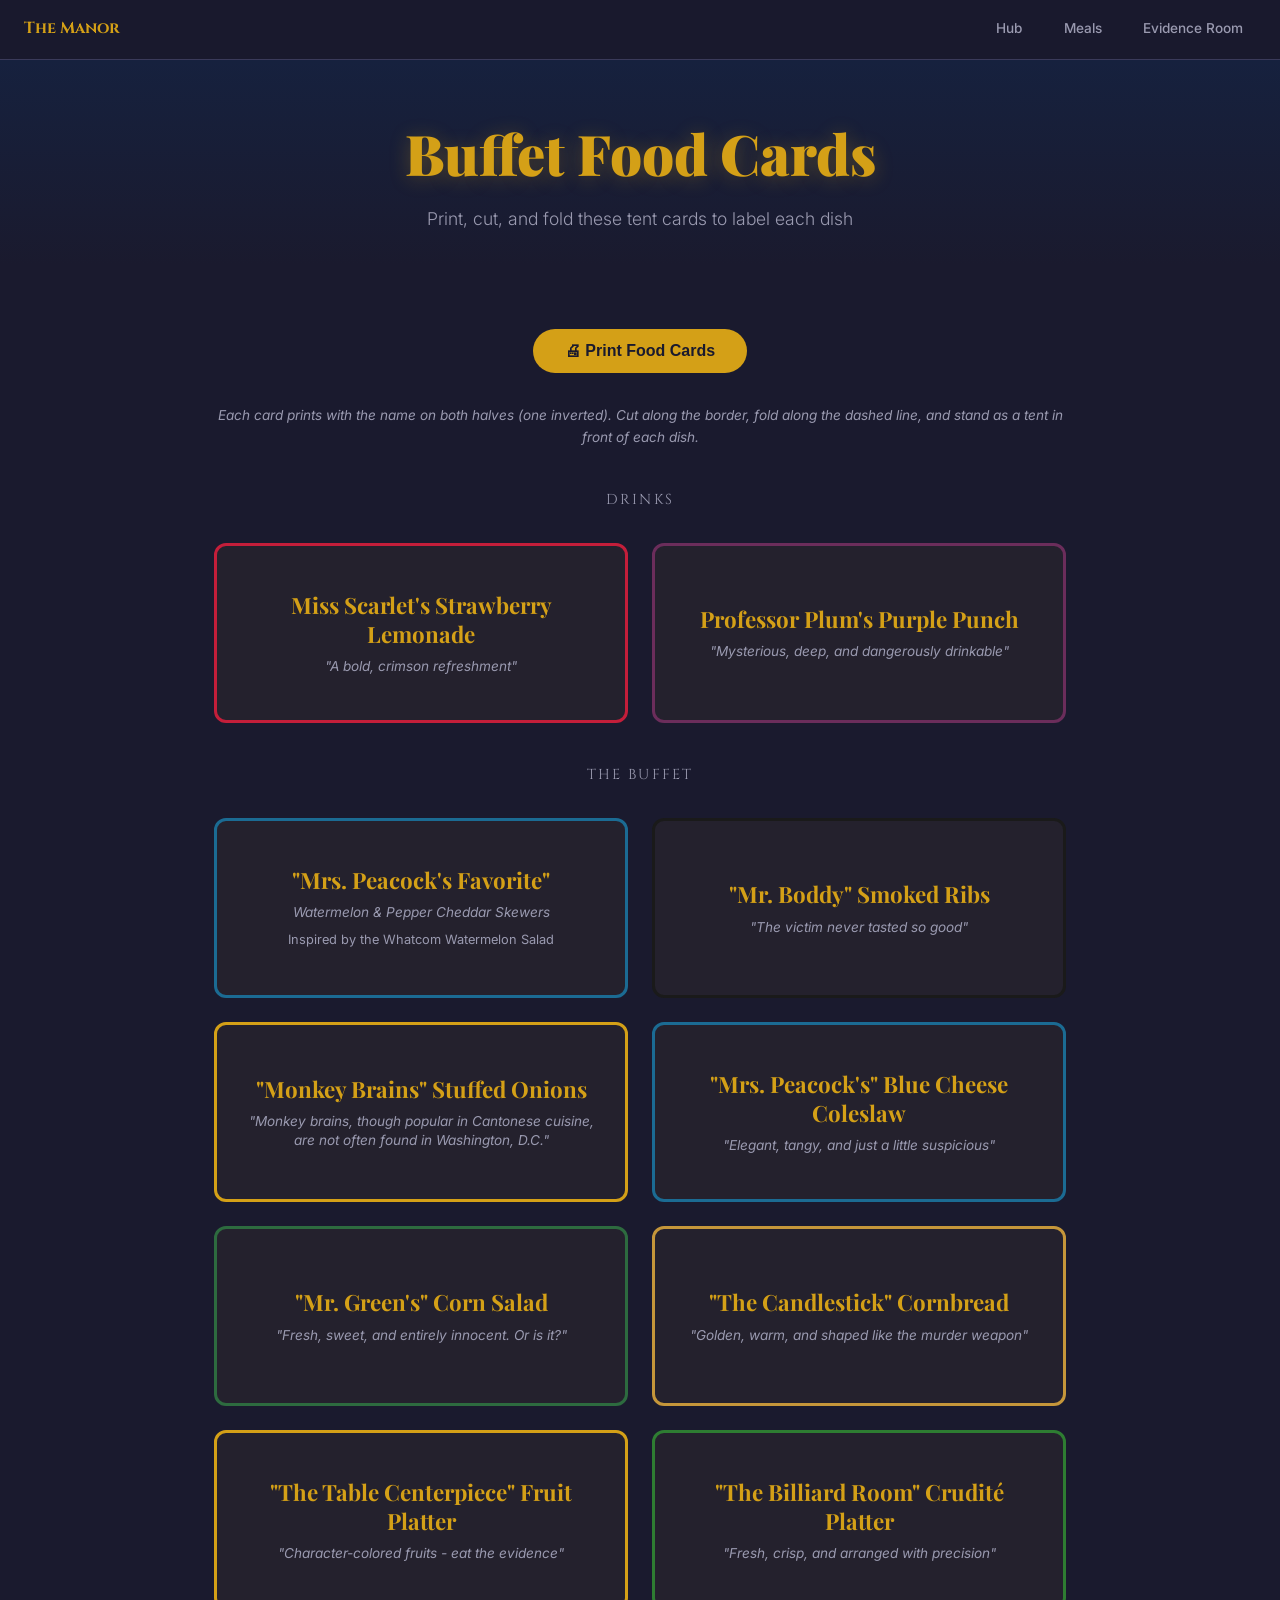
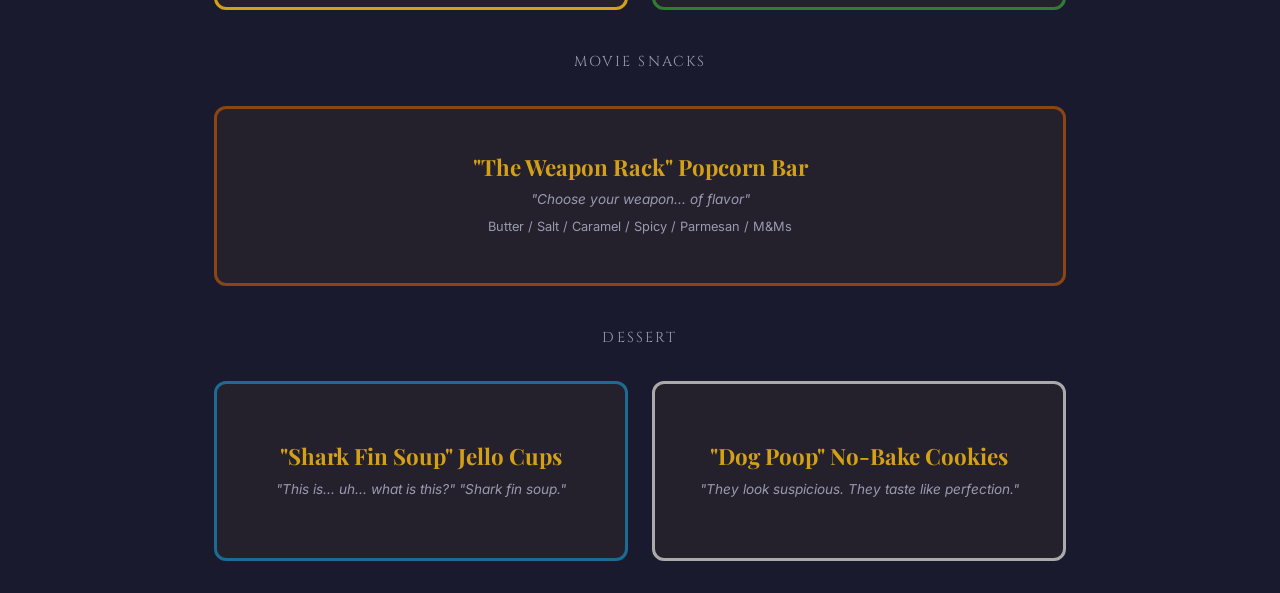
<file: printables/food-cards.html>
<!DOCTYPE html>
<html lang="en">
<head>
  <meta charset="UTF-8">
  <meta name="viewport" content="width=device-width, initial-scale=1.0">
  <title>Food Cards - Mystery at the Manor</title>
  <link rel="stylesheet" href="../styles.css">
  <style>
    .food-cards-grid {
      display: grid;
      grid-template-columns: repeat(auto-fit, minmax(300px, 1fr));
      gap: 1.5rem;
      margin-top: 2rem;
    }

    .food-card {
      border: 3px solid var(--accent);
      border-radius: var(--radius);
      padding: 2rem 1.5rem;
      text-align: center;
      min-height: 180px;
      display: flex;
      flex-direction: column;
      align-items: center;
      justify-content: center;
      background: rgba(212, 160, 23, 0.05);
    }

    .food-card .food-panel {
      display: flex;
      flex-direction: column;
      align-items: center;
      justify-content: center;
    }

    .food-card .food-panel-back {
      display: none;
    }

    .food-card .food-name {
      font-family: 'Playfair Display', serif;
      font-size: 1.4rem;
      font-weight: 700;
      color: var(--accent);
      margin-bottom: 0.5rem;
      line-height: 1.3;
    }

    .food-card .food-subtitle {
      font-family: 'Inter', sans-serif;
      font-size: 0.85rem;
      color: var(--text-muted);
      font-style: italic;
      line-height: 1.4;
    }

    .food-card .food-description {
      font-family: 'Inter', sans-serif;
      font-size: 0.8rem;
      color: var(--text-muted);
      margin-top: 0.5rem;
    }

    .food-card.drinks { border-color: #C41E3A; }
    .food-card.buffet { border-color: var(--accent); }
    .food-card.snacks { border-color: #D4A017; }
    .food-card.dessert { border-color: #1B6B93; }

    /* Character-matched borders */
    .food-card.scarlet { border-color: #C41E3A; }
    .food-card.plum { border-color: #6B2D5B; }
    .food-card.peacock { border-color: #1B6B93; }
    .food-card.green { border-color: #2D6B3F; }
    .food-card.mustard { border-color: #D4A017; }
    .food-card.white-card { border-color: #AAAAAA; }
    .food-card.boddy { border-color: #1a1a1a; }
    .food-card.candlestick { border-color: #C5963A; }
    .food-card.weapon { border-color: #8B4513; }
    .food-card.billiard { border-color: #2E7D32; }

    .section-label {
      font-family: 'Cinzel', serif;
      font-size: 0.9rem;
      text-transform: uppercase;
      letter-spacing: 0.15em;
      color: var(--text-muted);
      margin-top: 2.5rem;
      margin-bottom: 0.5rem;
      text-align: center;
    }

    .print-btn {
      display: block;
      margin: 2rem auto;
      padding: 0.8rem 2rem;
      background: var(--accent);
      color: var(--bg);
      border: none;
      border-radius: 30px;
      font-size: 1rem;
      font-weight: 700;
      cursor: pointer;
      transition: all 0.3s;
    }

    .print-btn:hover {
      background: var(--accent-light);
      transform: scale(1.05);
    }

    .fold-instructions {
      text-align: center;
      font-size: 0.85rem;
      color: var(--text-muted);
      margin-top: 1rem;
      font-style: italic;
    }

    @media print {
      .top-nav, .print-btn, .page-header, .fold-instructions, .section-label { display: none !important; }
      body { background: white; color: #1a1a1a; margin: 0; padding: 0; }
      .container { padding: 0; margin: 0; max-width: none; }
      .food-cards-grid { display: block; margin: 0; padding: 0; }
      .food-card {
        page-break-inside: avoid;
        page-break-after: always;
        width: 5in;
        height: 5in;
        margin: 0 auto;
        padding: 0;
        border: 2px solid #333;
        border-radius: 0;
        background: white;
        box-sizing: border-box;
        display: flex;
        flex-direction: column;
        align-items: stretch;
        justify-content: stretch;
        position: relative;
      }
      .food-card:last-child { page-break-after: auto; }
      .food-card .food-panel {
        height: 50%;
        display: flex;
        flex-direction: column;
        align-items: center;
        justify-content: center;
        padding: 0.5in;
        box-sizing: border-box;
        border-bottom: 1px dashed #999;
      }
      .food-card .food-panel-back {
        display: flex;
        height: 50%;
        flex-direction: column;
        align-items: center;
        justify-content: center;
        padding: 0.5in;
        box-sizing: border-box;
        transform: rotate(180deg);
      }
      .food-card .food-name { color: #1a1a1a; font-size: 1.3rem; }
      .food-card .food-subtitle { color: #444; font-size: 0.8rem; }
      .food-card .food-description { color: #555; }

      @page {
        size: 5.5in 5.5in;
        margin: 0.25in;
      }
    }
  </style>
</head>
<body>
  <nav class="top-nav">
    <span class="nav-brand">The Manor</span>
    <a href="../event-hub.html">Hub</a>
    <a href="../meals.html">Meals</a>
    <a href="index.html">Evidence Room</a>
  </nav>

  <header class="page-header">
    <h1>Buffet Food Cards</h1>
    <p class="subtitle">Print, cut, and fold these tent cards to label each dish</p>
  </header>

  <div class="container">
    <button class="print-btn" onclick="window.print()" aria-label="Print food cards">&#128424; Print Food Cards</button>
    <p class="fold-instructions">Each card prints with the name on both halves (one inverted). Cut along the border, fold along the dashed line, and stand as a tent in front of each dish.</p>

    <p class="section-label">Drinks</p>
    <div class="food-cards-grid">
      <div class="food-card scarlet">
        <div class="food-panel-back">
          <div class="food-name">Miss Scarlet's Strawberry Lemonade</div>
          <div class="food-subtitle">"A bold, crimson refreshment"</div>
        </div>
        <div class="food-panel">
          <div class="food-name">Miss Scarlet's Strawberry Lemonade</div>
          <div class="food-subtitle">"A bold, crimson refreshment"</div>
        </div>
      </div>

      <div class="food-card plum">
        <div class="food-panel-back">
          <div class="food-name">Professor Plum's Purple Punch</div>
          <div class="food-subtitle">"Mysterious, deep, and dangerously drinkable"</div>
        </div>
        <div class="food-panel">
          <div class="food-name">Professor Plum's Purple Punch</div>
          <div class="food-subtitle">"Mysterious, deep, and dangerously drinkable"</div>
        </div>
      </div>
    </div>

    <p class="section-label">The Buffet</p>
    <div class="food-cards-grid">
      <div class="food-card peacock">
        <div class="food-panel-back">
          <div class="food-name">"Mrs. Peacock's Favorite"</div>
          <div class="food-subtitle">Watermelon &amp; Pepper Cheddar Skewers</div>
        </div>
        <div class="food-panel">
          <div class="food-name">"Mrs. Peacock's Favorite"</div>
          <div class="food-subtitle">Watermelon &amp; Pepper Cheddar Skewers</div>
          <div class="food-description">Inspired by the Whatcom Watermelon Salad</div>
        </div>
      </div>

      <div class="food-card boddy">
        <div class="food-panel-back">
          <div class="food-name">"Mr. Boddy" Smoked Ribs</div>
          <div class="food-subtitle">"The victim never tasted so good"</div>
        </div>
        <div class="food-panel">
          <div class="food-name">"Mr. Boddy" Smoked Ribs</div>
          <div class="food-subtitle">"The victim never tasted so good"</div>
        </div>
      </div>

      <div class="food-card mustard">
        <div class="food-panel-back">
          <div class="food-name">"Monkey Brains" Stuffed Onions</div>
          <div class="food-subtitle">"Not often found in Washington, D.C."</div>
        </div>
        <div class="food-panel">
          <div class="food-name">"Monkey Brains" Stuffed Onions</div>
          <div class="food-subtitle">"Monkey brains, though popular in Cantonese cuisine, are not often found in Washington, D.C."</div>
        </div>
      </div>

      <div class="food-card peacock">
        <div class="food-panel-back">
          <div class="food-name">"Mrs. Peacock's" Blue Cheese Coleslaw</div>
          <div class="food-subtitle">"Elegant, tangy, and just a little suspicious"</div>
        </div>
        <div class="food-panel">
          <div class="food-name">"Mrs. Peacock's" Blue Cheese Coleslaw</div>
          <div class="food-subtitle">"Elegant, tangy, and just a little suspicious"</div>
        </div>
      </div>

      <div class="food-card green">
        <div class="food-panel-back">
          <div class="food-name">"Mr. Green's" Corn Salad</div>
          <div class="food-subtitle">"Fresh, sweet, and entirely innocent. Or is it?"</div>
        </div>
        <div class="food-panel">
          <div class="food-name">"Mr. Green's" Corn Salad</div>
          <div class="food-subtitle">"Fresh, sweet, and entirely innocent. Or is it?"</div>
        </div>
      </div>

      <div class="food-card candlestick">
        <div class="food-panel-back">
          <div class="food-name">"The Candlestick" Cornbread</div>
          <div class="food-subtitle">"Golden, warm, and shaped like the murder weapon"</div>
        </div>
        <div class="food-panel">
          <div class="food-name">"The Candlestick" Cornbread</div>
          <div class="food-subtitle">"Golden, warm, and shaped like the murder weapon"</div>
        </div>
      </div>

      <div class="food-card buffet">
        <div class="food-panel-back">
          <div class="food-name">"The Table Centerpiece" Fruit Platter</div>
          <div class="food-subtitle">"Character-colored fruits - eat the evidence"</div>
        </div>
        <div class="food-panel">
          <div class="food-name">"The Table Centerpiece" Fruit Platter</div>
          <div class="food-subtitle">"Character-colored fruits - eat the evidence"</div>
        </div>
      </div>

      <div class="food-card billiard">
        <div class="food-panel-back">
          <div class="food-name">"The Billiard Room" Crudit&#233; Platter</div>
          <div class="food-subtitle">"Fresh, crisp, and arranged with precision"</div>
        </div>
        <div class="food-panel">
          <div class="food-name">"The Billiard Room" Crudit&#233; Platter</div>
          <div class="food-subtitle">"Fresh, crisp, and arranged with precision"</div>
        </div>
      </div>
    </div>

    <p class="section-label">Movie Snacks</p>
    <div class="food-cards-grid">
      <div class="food-card weapon">
        <div class="food-panel-back">
          <div class="food-name">"The Weapon Rack" Popcorn Bar</div>
          <div class="food-subtitle">"Choose your weapon... of flavor"</div>
        </div>
        <div class="food-panel">
          <div class="food-name">"The Weapon Rack" Popcorn Bar</div>
          <div class="food-subtitle">"Choose your weapon... of flavor"</div>
          <div class="food-description">Butter / Salt / Caramel / Spicy / Parmesan / M&amp;Ms</div>
        </div>
      </div>
    </div>

    <p class="section-label">Dessert</p>
    <div class="food-cards-grid">
      <div class="food-card peacock">
        <div class="food-panel-back">
          <div class="food-name">"Shark Fin Soup" Jello Cups</div>
          <div class="food-subtitle">"This is... uh... what is this?"</div>
        </div>
        <div class="food-panel">
          <div class="food-name">"Shark Fin Soup" Jello Cups</div>
          <div class="food-subtitle">"This is... uh... what is this?" "Shark fin soup."</div>
        </div>
      </div>

      <div class="food-card white-card">
        <div class="food-panel-back">
          <div class="food-name">"Dog Poop" No-Bake Cookies</div>
          <div class="food-subtitle">"They look suspicious. They taste like perfection."</div>
        </div>
        <div class="food-panel">
          <div class="food-name">"Dog Poop" No-Bake Cookies</div>
          <div class="food-subtitle">"They look suspicious. They taste like perfection."</div>
        </div>
      </div>
    </div>
  </div>
</body>
</html>
</file>
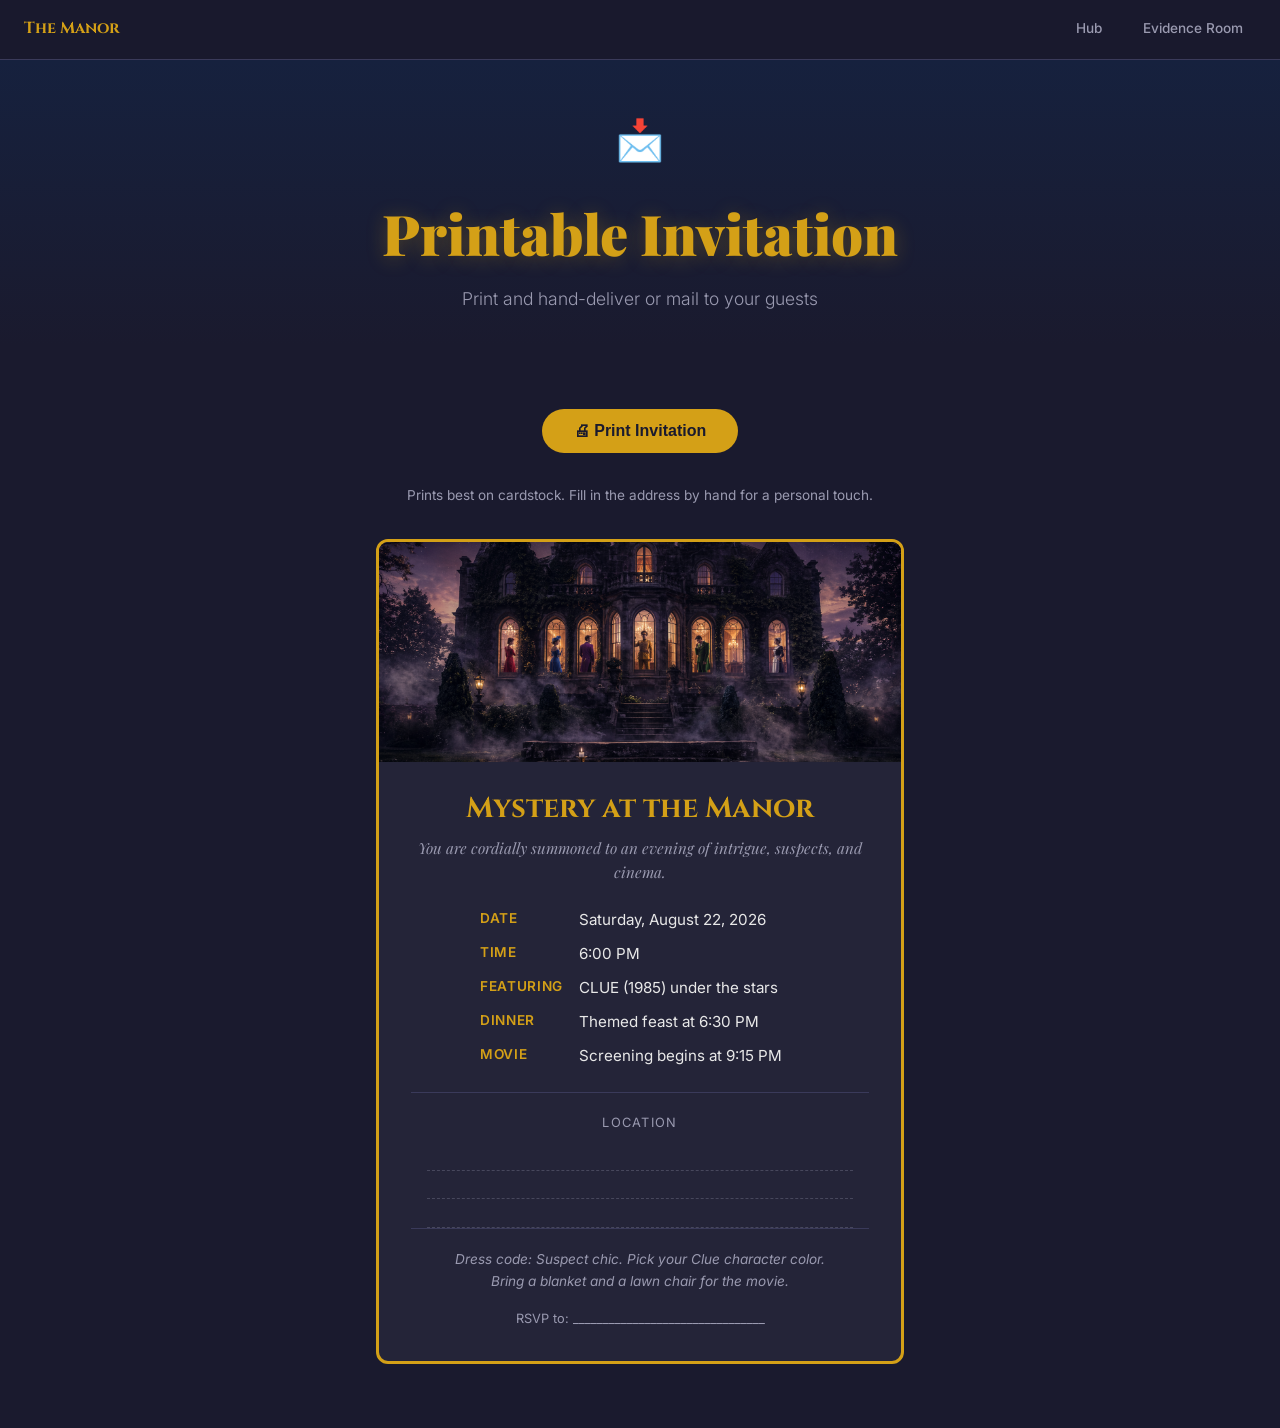
<file: printables/invitation.html>
<!DOCTYPE html>
<html lang="en">
<head>
  <meta charset="UTF-8">
  <meta name="viewport" content="width=device-width, initial-scale=1.0">
  <title>Printable Invitation - Mystery at the Manor</title>
  <link rel="stylesheet" href="../styles.css">
  <style>
    .print-invitation {
      max-width: 5.5in;
      margin: 2rem auto;
      border: 3px solid var(--accent);
      border-radius: var(--radius);
      overflow: hidden;
      background: var(--card-bg);
      position: relative;
    }

    .print-invitation .invite-image {
      width: 100%;
      height: 220px;
      object-fit: cover;
      display: block;
    }

    .print-invitation .invite-body {
      padding: 1.5rem 2rem 2rem;
      text-align: center;
    }

    .print-invitation h2 {
      font-family: 'Cinzel', serif;
      font-size: 1.8rem;
      color: var(--accent);
      margin-bottom: 0.25rem;
    }

    .print-invitation .invite-subtitle {
      font-family: 'Playfair Display', serif;
      font-style: italic;
      color: var(--text-muted);
      font-size: 0.95rem;
      margin-bottom: 1.5rem;
    }

    .print-invitation .invite-detail-grid {
      display: grid;
      grid-template-columns: auto 1fr;
      gap: 0.6rem 1rem;
      text-align: left;
      margin: 0 auto;
      max-width: 320px;
    }

    .print-invitation .detail-label {
      font-weight: 600;
      color: var(--accent);
      font-size: 0.85rem;
      text-transform: uppercase;
      letter-spacing: 0.05em;
    }

    .print-invitation .detail-value {
      font-size: 0.95rem;
      color: var(--text);
    }

    .print-invitation .address-block {
      margin-top: 1.5rem;
      padding-top: 1.25rem;
      border-top: 1px solid var(--border);
    }

    .print-invitation .address-label {
      font-size: 0.8rem;
      text-transform: uppercase;
      letter-spacing: 0.1em;
      color: var(--text-muted);
      margin-bottom: 0.5rem;
    }

    .print-invitation .address-lines {
      min-height: 60px;
      border-bottom: 1px solid var(--border);
      margin-bottom: 0.5rem;
    }

    .print-invitation .address-line {
      border-bottom: 1px dashed rgba(154, 154, 176, 0.3);
      height: 1.8rem;
      margin: 0 1rem;
    }

    .print-invitation .dress-code {
      margin-top: 1.25rem;
      font-size: 0.85rem;
      color: var(--text-muted);
      font-style: italic;
    }

    .print-invitation .rsvp-line {
      margin-top: 1rem;
      font-size: 0.8rem;
      color: var(--text-muted);
    }

    .print-btn {
      display: block;
      margin: 2rem auto;
      padding: 0.8rem 2rem;
      background: var(--accent);
      color: var(--bg);
      border: none;
      border-radius: 30px;
      font-size: 1rem;
      font-weight: 700;
      cursor: pointer;
      transition: all 0.3s;
    }

    .print-btn:hover {
      background: var(--accent-light);
      transform: scale(1.05);
    }

    .print-instructions {
      text-align: center;
      color: var(--text-muted);
      font-size: 0.85rem;
      margin-bottom: 2rem;
    }

    @media print {
      .top-nav, .print-btn, .page-header, .print-instructions { display: none; }
      body { background: white; padding: 0; margin: 0; }

      .print-invitation {
        border: 3px solid #8B6914;
        background: white;
        margin: 0 auto;
        box-shadow: none;
        max-width: 5.5in;
      }

      .print-invitation h2 { color: #8B6914; }
      .print-invitation .detail-label { color: #8B6914; }
      .print-invitation .detail-value { color: #1a1a1a; }
      .print-invitation .invite-subtitle { color: #555; }
      .print-invitation .dress-code { color: #555; }
      .print-invitation .address-label { color: #777; }
      .print-invitation .rsvp-line { color: #777; }
      .print-invitation .address-line { border-bottom-color: #ccc; }
      .print-invitation .address-block { border-top-color: #ccc; }
    }
  </style>
</head>
<body>
  <nav class="top-nav">
    <span class="nav-brand">The Manor</span>
    <a href="../event-hub.html">Hub</a>
    <a href="index.html">Evidence Room</a>
  </nav>

  <header class="page-header">
    <div class="emblem">&#128233;</div>
    <h1>Printable Invitation</h1>
    <p class="subtitle">Print and hand-deliver or mail to your guests</p>
  </header>

  <div class="container">
    <button class="print-btn" onclick="window.print()" aria-label="Print invitation">&#128424; Print Invitation</button>
    <p class="print-instructions">Prints best on cardstock. Fill in the address by hand for a personal touch.</p>

    <div class="print-invitation">
      <img src="../assets/invitation-hero.png" alt="Mysterious Victorian manor at twilight with colorful character silhouettes" class="invite-image">

      <div class="invite-body">
        <h2>Mystery at the Manor</h2>
        <p class="invite-subtitle">You are cordially summoned to an evening of intrigue, suspects, and cinema.</p>

        <div class="invite-detail-grid">
          <span class="detail-label">Date</span>
          <span class="detail-value">Saturday, August 22, 2026</span>

          <span class="detail-label">Time</span>
          <span class="detail-value">6:00 PM</span>

          <span class="detail-label">Featuring</span>
          <span class="detail-value">CLUE (1985) under the stars</span>

          <span class="detail-label">Dinner</span>
          <span class="detail-value">Themed feast at 6:30 PM</span>

          <span class="detail-label">Movie</span>
          <span class="detail-value">Screening begins at 9:15 PM</span>
        </div>

        <div class="address-block">
          <p class="address-label">Location</p>
          <div class="address-lines">
            <div class="address-line"></div>
            <div class="address-line"></div>
            <div class="address-line"></div>
          </div>
        </div>

        <p class="dress-code">Dress code: Suspect chic. Pick your Clue character color.<br>Bring a blanket and a lawn chair for the movie.</p>

        <p class="rsvp-line">RSVP to: ________________________________</p>
      </div>
    </div>
  </div>
</body>
</html>
</file>
<file: styles.css>
/* Mystery at the Manor - Clue Movie Night Theme */
@import url('https://fonts.googleapis.com/css2?family=Playfair+Display:wght@400;700;900&family=Inter:wght@300;400;500;600&family=Cinzel:wght@400;700&display=swap');

:root {
  --primary: #6B2D5B;
  --primary-light: #8B3D7B;
  --accent: #D4A017;
  --accent-light: #F0C040;
  --scarlet: #C41E3A;
  --peacock: #1B6B93;
  --plum: #6B2D5B;
  --mustard: #D4A017;
  --green: #2D6B3F;
  --white-char: #E8E8E8;
  --bg: #1A1A2E;
  --bg-light: #16213E;
  --card-bg: #242438;
  --card-bg-hover: #2E2E48;
  --text: #E8E8E8;
  --text-muted: #9A9AB0;
  --border: #3A3A5A;
  --shadow: rgba(0, 0, 0, 0.4);
  --radius: 12px;
  --radius-sm: 8px;
}

* {
  margin: 0;
  padding: 0;
  box-sizing: border-box;
}

html {
  scroll-behavior: smooth;
}

body {
  font-family: 'Inter', -apple-system, BlinkMacSystemFont, sans-serif;
  background: var(--bg);
  color: var(--text);
  line-height: 1.6;
  min-height: 100vh;
}

/* Navigation */
.top-nav {
  position: sticky;
  top: 0;
  z-index: 100;
  background: rgba(26, 26, 46, 0.95);
  backdrop-filter: blur(10px);
  border-bottom: 1px solid var(--border);
  padding: 0.75rem 1.5rem;
  display: flex;
  align-items: center;
  gap: 1rem;
  overflow-x: auto;
}

.top-nav a {
  color: var(--text-muted);
  text-decoration: none;
  font-size: 0.85rem;
  font-weight: 500;
  white-space: nowrap;
  padding: 0.4rem 0.8rem;
  border-radius: var(--radius-sm);
  transition: all 0.2s;
}

.top-nav a:hover,
.top-nav a.active {
  color: var(--accent);
  background: rgba(212, 160, 23, 0.1);
}

.top-nav .nav-brand {
  font-family: 'Cinzel', serif;
  font-weight: 700;
  color: var(--accent);
  font-size: 1rem;
  margin-right: auto;
}

/* Page Header */
.page-header {
  text-align: center;
  padding: 3rem 1.5rem 2rem;
  background: linear-gradient(180deg, var(--bg-light) 0%, var(--bg) 100%);
}

.page-header h1 {
  font-family: 'Playfair Display', serif;
  font-size: clamp(2rem, 5vw, 3.5rem);
  font-weight: 900;
  color: var(--accent);
  margin-bottom: 0.5rem;
  text-shadow: 0 2px 20px rgba(212, 160, 23, 0.3);
}

.page-header .subtitle {
  font-size: 1.1rem;
  color: var(--text-muted);
  font-weight: 300;
}

.page-header .emblem {
  font-size: 2.5rem;
  margin-bottom: 1rem;
}

/* Container */
.container {
  max-width: 900px;
  margin: 0 auto;
  padding: 2rem 1.5rem;
}

/* Cards */
.card-grid {
  display: grid;
  grid-template-columns: repeat(auto-fit, minmax(260px, 1fr));
  gap: 1.5rem;
  margin-top: 2rem;
}

.card {
  background: var(--card-bg);
  border: 1px solid var(--border);
  border-radius: var(--radius);
  padding: 1.5rem;
  transition: all 0.3s;
  text-decoration: none;
  color: var(--text);
  display: block;
}

.card:hover {
  background: var(--card-bg-hover);
  border-color: var(--accent);
  transform: translateY(-2px);
  box-shadow: 0 8px 24px var(--shadow);
}

.card .card-icon {
  font-size: 2rem;
  margin-bottom: 0.75rem;
}

.card h3 {
  font-family: 'Playfair Display', serif;
  font-size: 1.2rem;
  color: var(--accent);
  margin-bottom: 0.5rem;
}

.card p {
  color: var(--text-muted);
  font-size: 0.9rem;
}

/* Day Cards (Itinerary) */
.day-card {
  background: var(--card-bg);
  border: 1px solid var(--border);
  border-radius: var(--radius);
  margin-bottom: 2rem;
  overflow: hidden;
}

.day-header {
  background: linear-gradient(135deg, var(--primary) 0%, var(--bg-light) 100%);
  padding: 1.25rem 1.5rem;
  border-bottom: 1px solid var(--border);
}

.day-header h2 {
  font-family: 'Playfair Display', serif;
  font-size: 1.5rem;
  color: var(--accent);
}

.day-header .weather-note {
  font-size: 0.85rem;
  color: var(--text-muted);
  margin-top: 0.25rem;
}

.day-body {
  padding: 1.5rem;
}

/* Timeline */
.timeline {
  position: relative;
  padding-left: 1.5rem;
  border-left: 2px solid var(--border);
}

.timeline-item {
  position: relative;
  padding-bottom: 1.5rem;
  padding-left: 1.5rem;
}

.timeline-item::before {
  content: '';
  position: absolute;
  left: -1.6rem;
  top: 0.5rem;
  width: 10px;
  height: 10px;
  border-radius: 50%;
  background: var(--accent);
  border: 2px solid var(--bg);
}

.timeline-item .time {
  font-size: 0.8rem;
  font-weight: 600;
  color: var(--accent);
  text-transform: uppercase;
  letter-spacing: 0.05em;
}

.timeline-item .event {
  font-size: 1rem;
  margin-top: 0.25rem;
  font-weight: 500;
}

.timeline-item .event-detail {
  font-size: 0.85rem;
  color: var(--text-muted);
  margin-top: 0.25rem;
}

/* Tags */
.tag {
  display: inline-block;
  font-size: 0.7rem;
  font-weight: 600;
  padding: 0.2rem 0.6rem;
  border-radius: 20px;
  text-transform: uppercase;
  letter-spacing: 0.05em;
  margin-right: 0.4rem;
  margin-top: 0.4rem;
}

.tag-meal { background: rgba(212, 160, 23, 0.2); color: var(--accent); }
.tag-activity { background: rgba(107, 45, 91, 0.3); color: #D4A0D4; }
.tag-photo { background: rgba(196, 30, 58, 0.2); color: #FF6B8A; }
.tag-movie { background: rgba(27, 107, 147, 0.2); color: #5BB8D8; }
.tag-social { background: rgba(45, 107, 63, 0.2); color: #6BCB77; }

/* Activity / Mission Cards */
.activity-card,
.mission-card {
  background: var(--card-bg);
  border: 1px solid var(--border);
  border-radius: var(--radius);
  padding: 1.5rem;
  margin-bottom: 1.5rem;
}

.activity-card h3,
.mission-card h3 {
  font-family: 'Playfair Display', serif;
  color: var(--accent);
  font-size: 1.3rem;
  margin-bottom: 0.75rem;
}

.activity-card .activity-meta {
  display: flex;
  gap: 1rem;
  flex-wrap: wrap;
  margin-bottom: 1rem;
  font-size: 0.85rem;
  color: var(--text-muted);
}

.activity-card .materials {
  background: rgba(212, 160, 23, 0.08);
  border: 1px solid rgba(212, 160, 23, 0.2);
  border-radius: var(--radius-sm);
  padding: 1rem;
  margin-top: 1rem;
}

.activity-card .materials h4 {
  color: var(--accent);
  font-size: 0.85rem;
  text-transform: uppercase;
  letter-spacing: 0.05em;
  margin-bottom: 0.5rem;
}

/* Recipe Cards */
.recipe-card {
  background: var(--card-bg);
  border: 1px solid var(--border);
  border-radius: var(--radius);
  padding: 1.5rem;
  margin-bottom: 1.5rem;
}

.recipe-card h3 {
  font-family: 'Playfair Display', serif;
  color: var(--accent);
  font-size: 1.3rem;
  margin-bottom: 0.5rem;
}

.recipe-card .recipe-subtitle {
  color: var(--text-muted);
  font-size: 0.9rem;
  margin-bottom: 1rem;
  font-style: italic;
}

.recipe-card .ingredients,
.recipe-card .directions {
  margin-top: 1rem;
}

.recipe-card .ingredients h4,
.recipe-card .directions h4 {
  font-size: 0.85rem;
  text-transform: uppercase;
  letter-spacing: 0.05em;
  color: var(--accent);
  margin-bottom: 0.5rem;
}

.recipe-card ul {
  list-style: none;
  padding: 0;
}

.recipe-card li {
  padding: 0.3rem 0;
  padding-left: 1.2rem;
  position: relative;
  font-size: 0.9rem;
}

.recipe-card li::before {
  content: '\2022';
  color: var(--accent);
  position: absolute;
  left: 0;
}

.recipe-card ol {
  padding-left: 1.5rem;
}

.recipe-card ol li {
  padding: 0.3rem 0;
  font-size: 0.9rem;
}

/* Swap Button */
.swap-btn {
  background: rgba(212, 160, 23, 0.15);
  border: 1px solid var(--accent);
  color: var(--accent);
  padding: 0.4rem 1rem;
  border-radius: 20px;
  font-size: 0.8rem;
  font-weight: 600;
  cursor: pointer;
  transition: all 0.2s;
  margin-top: 0.75rem;
  display: inline-block;
}

.swap-btn:hover {
  background: var(--accent);
  color: var(--bg);
}

.meal-option {
  display: none;
}

.meal-option.active {
  display: block;
}

/* Grocery Section */
.grocery-section {
  background: var(--card-bg);
  border: 1px solid var(--border);
  border-radius: var(--radius);
  padding: 1.5rem;
  margin-bottom: 1.5rem;
}

.grocery-section h3 {
  font-family: 'Playfair Display', serif;
  color: var(--accent);
  font-size: 1.2rem;
  margin-bottom: 1rem;
}

/* Custom Checkboxes */
.checkbox-item {
  display: flex;
  align-items: center;
  gap: 0.75rem;
  padding: 0.5rem 0;
  border-bottom: 1px solid rgba(58, 58, 90, 0.3);
}

.checkbox-item:last-child {
  border-bottom: none;
}

.checkbox-item input[type="checkbox"] {
  appearance: none;
  -webkit-appearance: none;
  width: 20px;
  height: 20px;
  border: 2px solid var(--accent);
  border-radius: 4px;
  background: transparent;
  cursor: pointer;
  position: relative;
  flex-shrink: 0;
  transition: all 0.2s;
}

.checkbox-item input[type="checkbox"]:checked {
  background: var(--accent);
  border-color: var(--accent);
}

.checkbox-item input[type="checkbox"]:checked::after {
  content: '\2713';
  position: absolute;
  top: 50%;
  left: 50%;
  transform: translate(-50%, -50%);
  color: var(--bg);
  font-size: 0.75rem;
  font-weight: 700;
}

.checkbox-item label {
  font-size: 0.9rem;
  cursor: pointer;
  transition: all 0.2s;
}

.checkbox-item input[type="checkbox"]:checked + label {
  text-decoration: line-through;
  color: var(--text-muted);
}

/* Clothing Cards */
.clothing-card {
  background: var(--card-bg);
  border: 1px solid var(--border);
  border-radius: var(--radius);
  padding: 1.5rem;
  margin-bottom: 1.5rem;
}

.clothing-card h3 {
  font-family: 'Playfair Display', serif;
  color: var(--accent);
  font-size: 1.2rem;
  margin-bottom: 1rem;
}

.clothing-card .outfit-suggestion {
  padding: 0.75rem;
  background: rgba(212, 160, 23, 0.05);
  border-left: 3px solid var(--accent);
  border-radius: 0 var(--radius-sm) var(--radius-sm) 0;
  margin-bottom: 0.75rem;
  font-size: 0.9rem;
}

/* Photo Ops */
.photo-ops {
  background: rgba(196, 30, 58, 0.08);
  border: 1px solid rgba(196, 30, 58, 0.2);
  border-radius: var(--radius-sm);
  padding: 1rem;
  margin-top: 1rem;
}

.photo-ops h4 {
  color: var(--scarlet);
  font-size: 0.85rem;
  text-transform: uppercase;
  letter-spacing: 0.05em;
  margin-bottom: 0.5rem;
}

.photo-ops p {
  font-size: 0.85rem;
  color: var(--text-muted);
}

/* External Links */
.ext-link {
  display: inline-flex;
  align-items: center;
  gap: 0.4rem;
  font-size: 0.8rem;
  color: var(--peacock);
  background: rgba(27, 107, 147, 0.1);
  padding: 0.3rem 0.7rem;
  border-radius: 20px;
  text-decoration: none;
  margin-right: 0.5rem;
  margin-top: 0.5rem;
  transition: all 0.2s;
}

.ext-link:hover {
  background: rgba(27, 107, 147, 0.2);
  color: #5BB8D8;
}

/* Prep Kit */
.prep-kit {
  background: var(--card-bg);
  border: 1px solid var(--accent);
  border-radius: var(--radius);
  padding: 1.5rem;
  margin-top: 2rem;
}

.prep-kit h3 {
  font-family: 'Playfair Display', serif;
  color: var(--accent);
  font-size: 1.3rem;
  margin-bottom: 1rem;
}

.prep-kit .prep-item {
  display: flex;
  align-items: flex-start;
  gap: 0.75rem;
  padding: 0.5rem 0;
  font-size: 0.9rem;
}

.prep-kit .prep-when {
  font-weight: 600;
  color: var(--accent);
  min-width: 100px;
  font-size: 0.8rem;
  text-transform: uppercase;
}

/* Section Heading */
.section-heading {
  font-family: 'Playfair Display', serif;
  font-size: 1.5rem;
  color: var(--accent);
  margin: 2.5rem 0 1rem;
  padding-bottom: 0.5rem;
  border-bottom: 1px solid var(--border);
}

/* Utility */
.text-muted { color: var(--text-muted); }
.text-accent { color: var(--accent); }
.text-center { text-align: center; }
.mt-1 { margin-top: 0.5rem; }
.mt-2 { margin-top: 1rem; }
.mt-3 { margin-top: 1.5rem; }
.mb-1 { margin-bottom: 0.5rem; }
.mb-2 { margin-bottom: 1rem; }

/* Responsive */
@media (max-width: 600px) {
  .page-header {
    padding: 2rem 1rem 1.5rem;
  }

  .page-header h1 {
    font-size: 1.8rem;
  }

  .container {
    padding: 1.5rem 1rem;
  }

  .card-grid {
    grid-template-columns: 1fr;
  }

  .top-nav {
    padding: 0.5rem 1rem;
  }

  .timeline-item {
    padding-left: 1rem;
  }

  .activity-card .activity-meta {
    flex-direction: column;
    gap: 0.25rem;
  }
}

@media (max-width: 480px) {
  .page-header h1 {
    font-size: 1.5rem;
  }

  .top-nav a {
    font-size: 0.75rem;
    padding: 0.3rem 0.5rem;
  }
}

/* Print Styles */
@media print {
  .top-nav {
    display: none;
  }

  body {
    background: white;
    color: #1a1a1a;
  }

  .page-header {
    background: none;
    border-bottom: 2px solid #1a1a1a;
  }

  .page-header h1 {
    color: #1a1a1a;
    text-shadow: none;
  }

  .card, .day-card, .activity-card, .recipe-card,
  .grocery-section, .clothing-card, .prep-kit {
    background: white;
    border: 1px solid #ccc;
    box-shadow: none;
    break-inside: avoid;
  }

  .card h3, .day-header h2, .activity-card h3,
  .recipe-card h3, .grocery-section h3, .section-heading {
    color: #1a1a1a;
  }

  a { color: #1a1a1a; }
}

/* Invitation Page Specific */
.invite-hero {
  min-height: 100vh;
  display: flex;
  flex-direction: column;
  align-items: center;
  justify-content: center;
  text-align: center;
  padding: 2rem;
  background: radial-gradient(ellipse at center, var(--bg-light) 0%, var(--bg) 70%);
  position: relative;
  overflow: hidden;
}

.invite-hero::before {
  content: '';
  position: absolute;
  top: 0;
  left: 0;
  right: 0;
  bottom: 0;
  background: url("data:image/svg+xml,%3Csvg width='60' height='60' viewBox='0 0 60 60' xmlns='http://www.w3.org/2000/svg'%3E%3Cg fill='none' stroke='%23D4A017' stroke-width='0.5' opacity='0.08'%3E%3Cpath d='M30 0v60M0 30h60'/%3E%3C/g%3E%3C/svg%3E");
  pointer-events: none;
}

.invite-hero .invite-content {
  position: relative;
  z-index: 1;
}

.invite-hero h1 {
  font-family: 'Cinzel', serif;
  font-size: clamp(2.5rem, 7vw, 4.5rem);
  color: var(--accent);
  text-shadow: 0 2px 30px rgba(212, 160, 23, 0.4);
  margin-bottom: 0.5rem;
}

.invite-hero .invite-tagline {
  font-family: 'Playfair Display', serif;
  font-size: clamp(1rem, 3vw, 1.5rem);
  color: var(--text);
  font-style: italic;
  margin-bottom: 2rem;
}

.invite-hero .invite-details {
  font-size: 1.1rem;
  color: var(--text-muted);
  line-height: 2;
}

.invite-hero .invite-details strong {
  color: var(--text);
}

.invite-cta {
  display: inline-block;
  margin-top: 2.5rem;
  padding: 0.8rem 2rem;
  background: var(--accent);
  color: var(--bg);
  font-weight: 700;
  text-decoration: none;
  border-radius: 30px;
  font-size: 1rem;
  transition: all 0.3s;
}

.invite-cta:hover {
  background: var(--accent-light);
  transform: scale(1.05);
  box-shadow: 0 4px 20px rgba(212, 160, 23, 0.4);
}

/* Animated entrance */
@keyframes fadeUp {
  from {
    opacity: 0;
    transform: translateY(20px);
  }
  to {
    opacity: 1;
    transform: translateY(0);
  }
}

.invite-hero .invite-content > * {
  animation: fadeUp 0.8s ease-out both;
}

.invite-hero .invite-content > *:nth-child(2) { animation-delay: 0.2s; }
.invite-hero .invite-content > *:nth-child(3) { animation-delay: 0.4s; }
.invite-hero .invite-content > *:nth-child(4) { animation-delay: 0.6s; }
</file>
